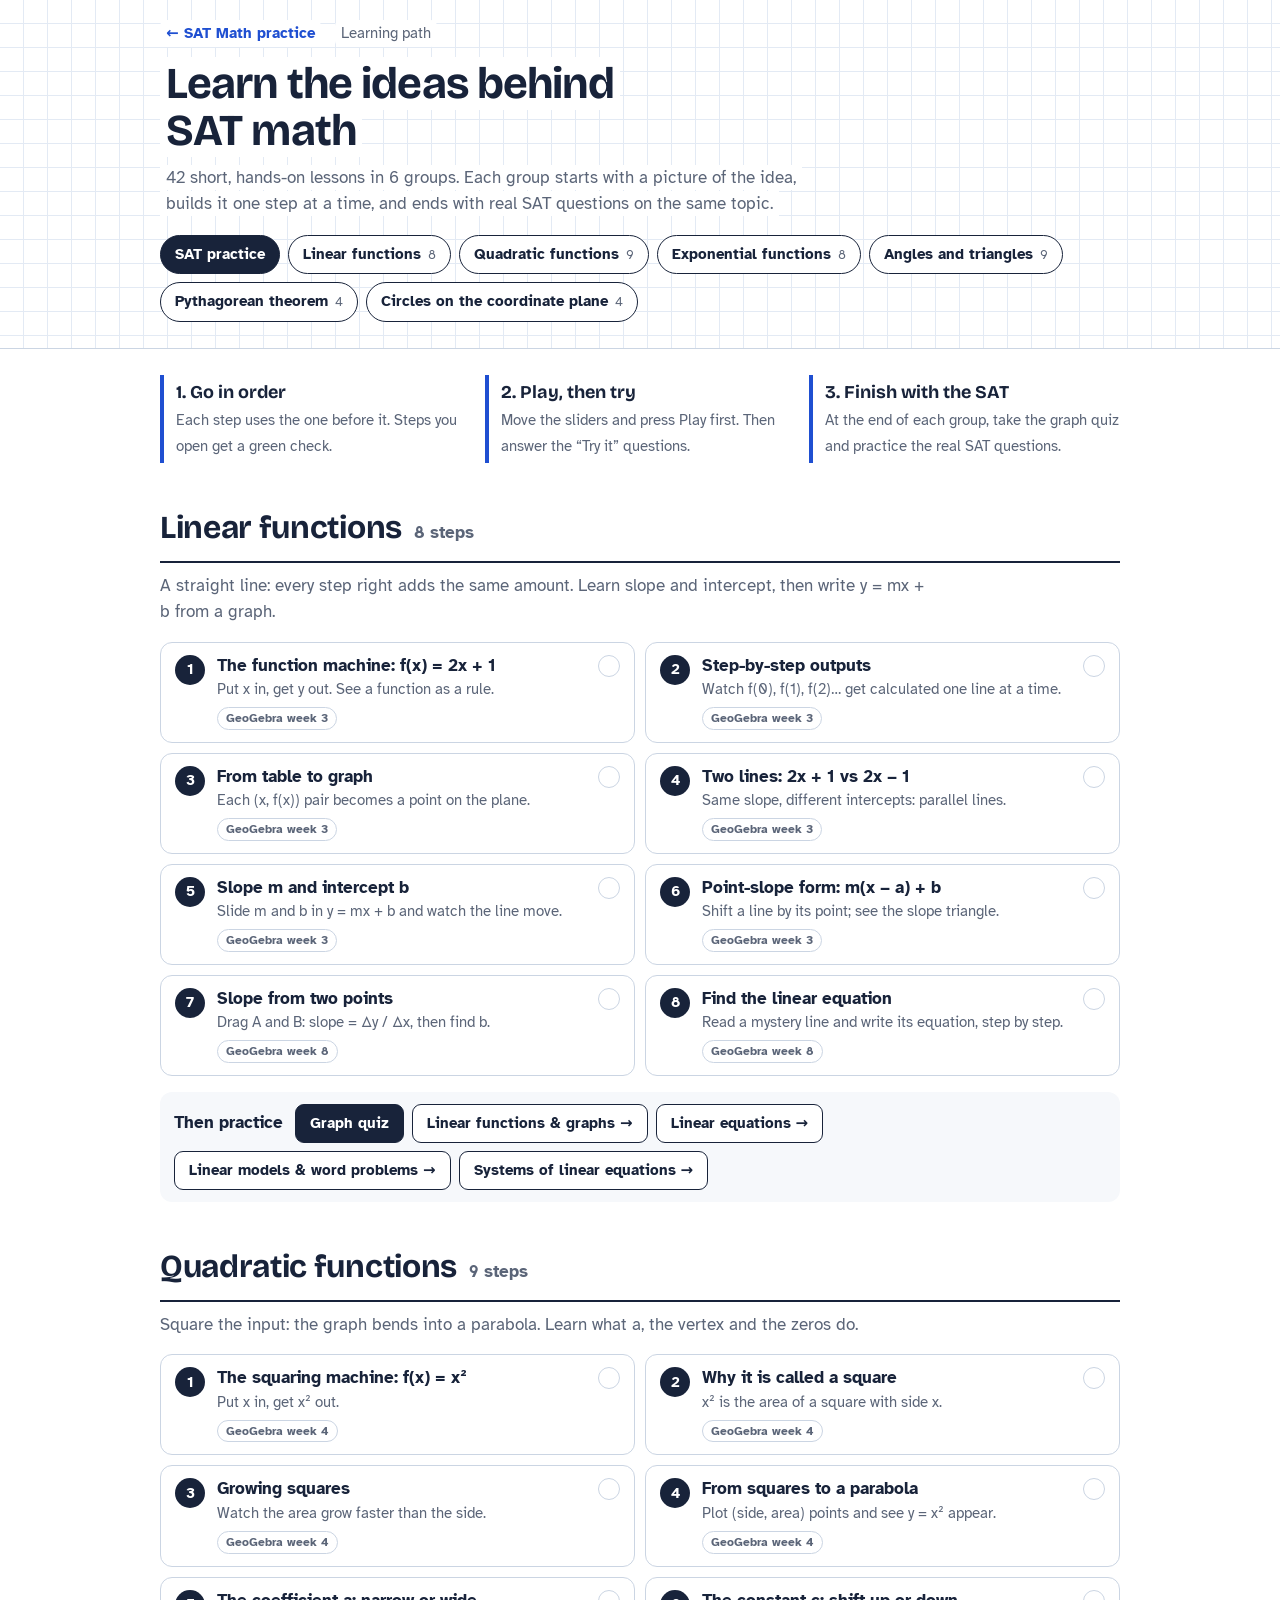
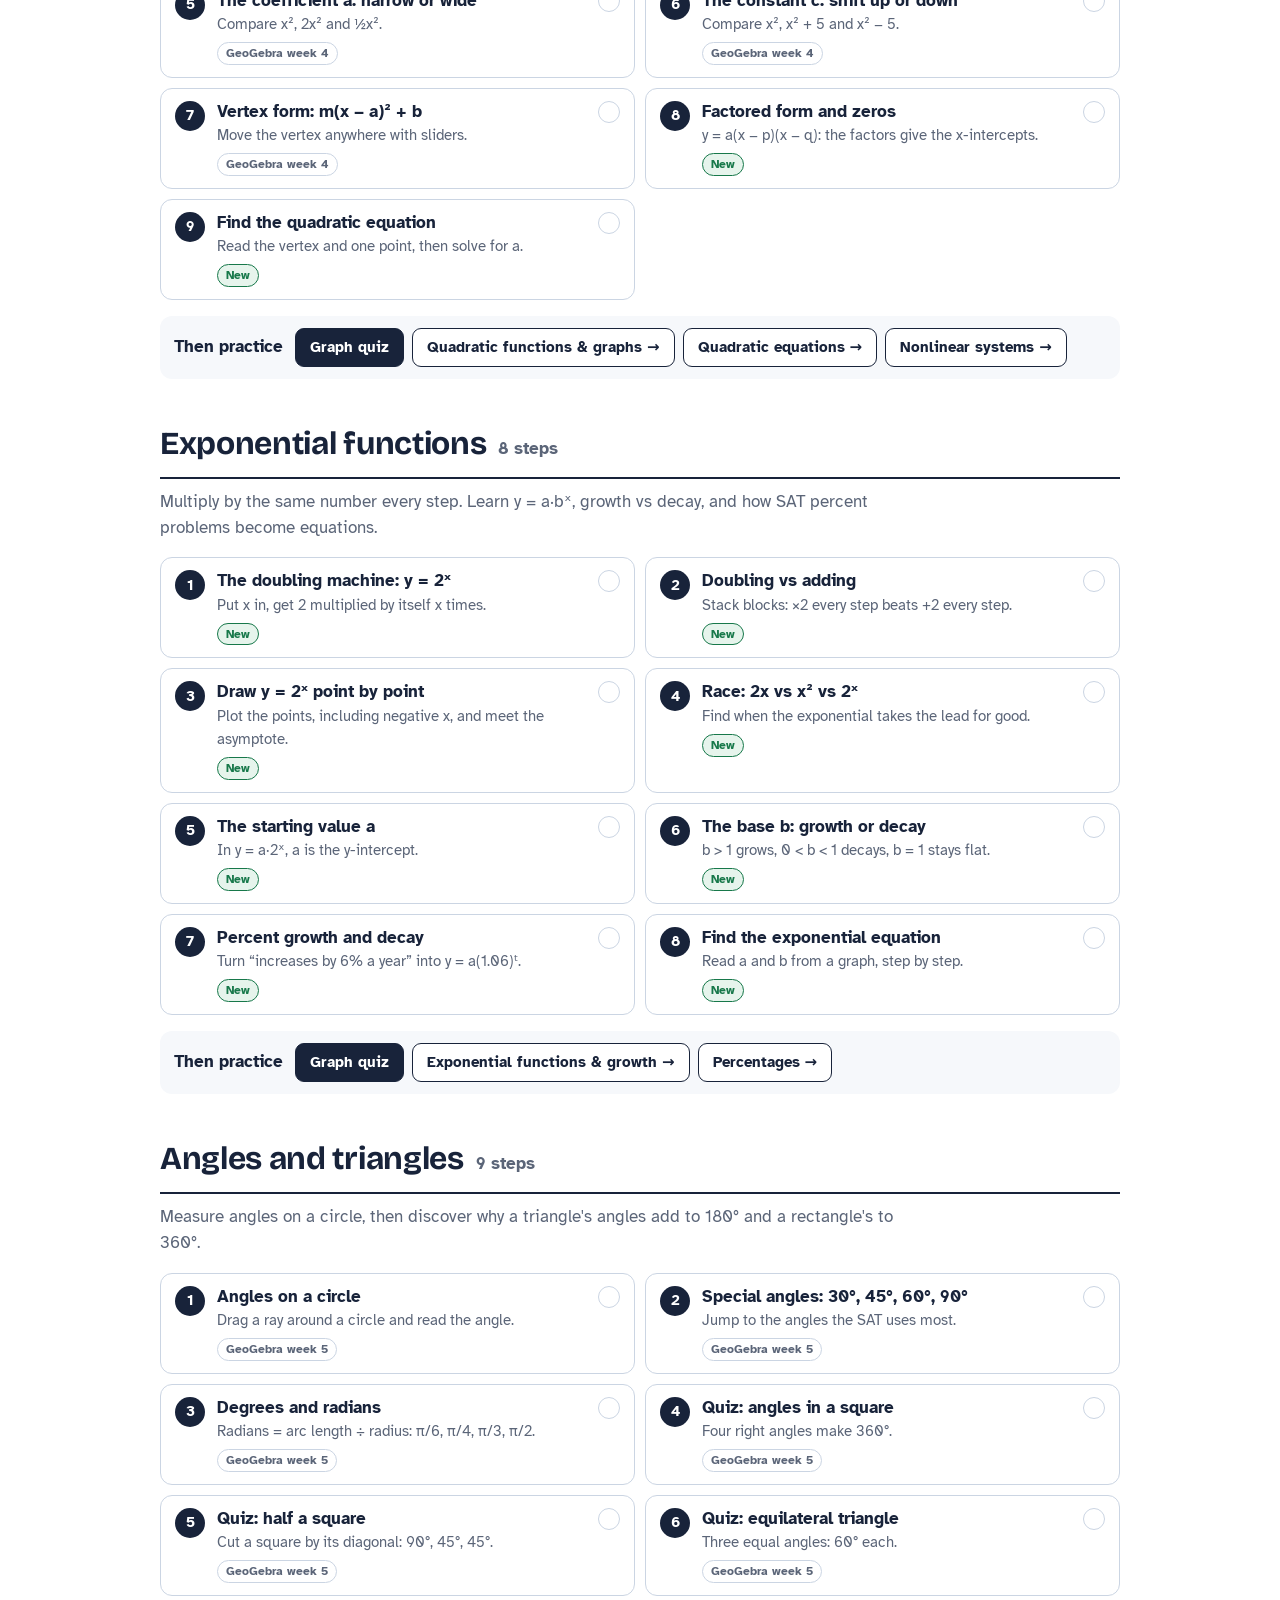
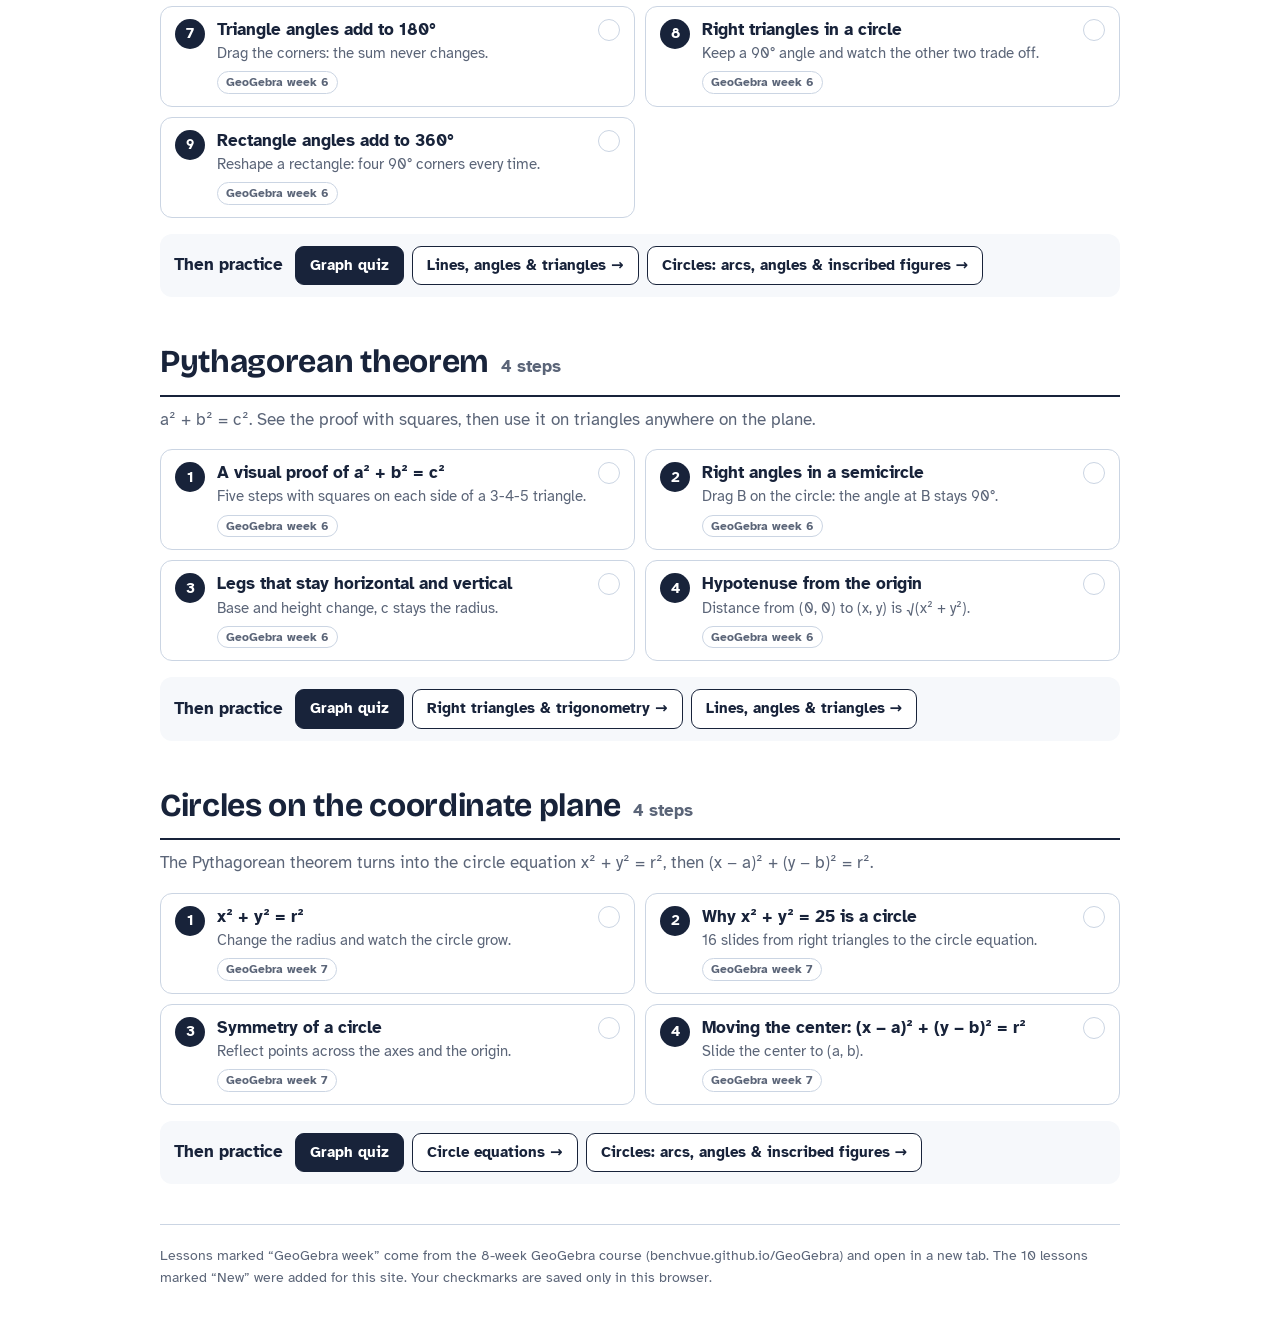
<file: learning.html>
<!DOCTYPE html>
<html lang="en">
<head>
<meta charset="UTF-8">
<meta name="viewport" content="width=device-width, initial-scale=1">
<title>SAT Math Learning Path</title>
<link rel="preconnect" href="https://fonts.googleapis.com"><link rel="preconnect" href="https://fonts.gstatic.com" crossorigin><link href="https://fonts.googleapis.com/css2?family=Bricolage+Grotesque:wght@500;700&family=Atkinson+Hyperlegible:wght@400;700&family=STIX+Two+Text:ital,wght@0,400;0,600;1,400&display=swap" rel="stylesheet">
<link rel="stylesheet" href="learning/lab.css">
<style>
.hero h1{max-width:18ch}
.jump{display:flex;gap:8px;flex-wrap:wrap;margin-top:18px}
.jump a{border:1.5px solid var(--ink);background:var(--paper);border-radius:999px;padding:7px 14px;font-weight:700;text-decoration:none;color:var(--ink);font-size:15px}
.jump a small{color:var(--muted);font-weight:400;margin-left:2px}
.jump a.home{background:var(--ink);color:#fff}
.howto{display:grid;grid-template-columns:repeat(3,minmax(0,1fr));gap:14px;margin:26px 0 8px}
@media (max-width:760px){.howto{grid-template-columns:minmax(0,1fr)}}
.howto div{border-left:4px solid var(--accent);padding:4px 0 4px 12px}
.howto b{display:block;font-family:var(--head);font-size:18px}
.howto span{color:var(--muted);font-size:15px}
.grp{margin:40px 0;scroll-margin-top:12px}
.grp-head{display:flex;align-items:baseline;gap:12px;flex-wrap:wrap;border-bottom:2px solid var(--ink);padding-bottom:8px}
.grp-head h2{font-family:var(--head);font-weight:700;font-size:clamp(24px,4vw,32px);margin:0;letter-spacing:-.01em}
.count{color:var(--muted);font-weight:700}
.grp-intro{color:var(--muted);max-width:70ch;margin:10px 0 16px}
ol.steps{list-style:none;margin:0;padding:0;display:grid;grid-template-columns:repeat(2,minmax(0,1fr));gap:10px}
@media (max-width:760px){ol.steps{grid-template-columns:minmax(0,1fr)}}
a.step{display:flex;gap:12px;align-items:flex-start;border:1.5px solid var(--line);border-radius:12px;padding:12px 14px;text-decoration:none;color:var(--ink);height:100%;transition:border-color .15s,background .15s}
a.step:hover{border-color:var(--accent);background:var(--accent-soft)}
.num{flex:none;width:30px;height:30px;border-radius:50%;background:var(--ink);color:#fff;display:inline-flex;align-items:center;justify-content:center;font-weight:700;font-size:15px}
.body{display:flex;flex-direction:column;gap:2px;min-width:0}
.body b{line-height:1.25}
.desc{color:var(--muted);font-size:15px}
.tag{align-self:flex-start;margin-top:4px;font-size:12px;font-weight:700;color:var(--muted);border:1px solid var(--line);border-radius:999px;padding:1px 8px}
.tag.new{color:var(--ok);border-color:var(--ok);background:var(--ok-soft)}
.seen{margin-left:auto;flex:none;width:22px;height:22px;border-radius:50%;border:1.5px solid var(--line);color:transparent;display:inline-flex;align-items:center;justify-content:center;font-size:13px;font-weight:700}
a.step.visited .seen{background:var(--ok);border-color:var(--ok);color:#fff}
a.step.visited .num{background:var(--ok)}
.then{display:flex;gap:8px;flex-wrap:wrap;align-items:center;margin-top:16px;padding:12px 14px;background:#F6F8FB;border-radius:12px}
.then-label{font-weight:700;margin-right:4px}
.then .btn{font-size:15px;padding:7px 14px}
footer.hub-foot{color:var(--muted);font-size:14px;padding:20px 0 48px;border-top:1px solid var(--line);margin-top:30px}
</style>
</head>
<body>
<header class="lab-top hero"><div class="lab-wrap">
  <nav class="crumbs"><a href="index.html">← SAT Math practice</a><span>Learning path</span></nav>
  <h1><span>Learn the ideas behind SAT math</span></h1>
  <p class="goal"><span>42 short, hands-on lessons in 6 groups. Each group starts with a picture of the idea, builds it one step at a time, and ends with real SAT questions on the same topic.</span></p>
  <nav class="jump" aria-label="Groups"><a class="home" href="index.html">SAT practice</a><a href="#linear">Linear functions <small>8</small></a><a href="#quadratic">Quadratic functions <small>9</small></a><a href="#exponential">Exponential functions <small>8</small></a><a href="#angles">Angles and triangles <small>9</small></a><a href="#pythagorean">Pythagorean theorem <small>4</small></a><a href="#circles">Circles on the coordinate plane <small>4</small></a></nav>
</div></header>
<main class="lab-wrap">
  <div class="howto">
    <div><b>1. Go in order</b><span>Each step uses the one before it. Steps you open get a green check.</span></div>
    <div><b>2. Play, then try</b><span>Move the sliders and press Play first. Then answer the “Try it” questions.</span></div>
    <div><b>3. Finish with the SAT</b><span>At the end of each group, take the graph quiz and practice the real SAT questions.</span></div>
  </div>
<section class="grp" id="linear">
  <div class="grp-head">
    <h2>Linear functions</h2>
    <span class="count" data-group="linear">8 steps</span>
  </div>
  <p class="grp-intro">A straight line: every step right adds the same amount. Learn slope and intercept, then write y = mx + b from a graph.</p>
  <ol class="steps">
<li><a class="step" href="https://benchvue.github.io/GeoGebra/week03/function-2x+1.html" target="_blank" rel="noopener" data-id="https://benchvue.github.io/GeoGebra/week03/function-2x+1.html">
      <span class="num">1</span>
      <span class="body"><b>The function machine: f(x) = 2x + 1</b><span class="desc">Put x in, get y out. See a function as a rule.</span><span class="tag">GeoGebra week 3</span></span>
      <span class="seen" aria-hidden="true">✓</span>
    </a></li>
<li><a class="step" href="https://benchvue.github.io/GeoGebra/week03/function-stacking.html" target="_blank" rel="noopener" data-id="https://benchvue.github.io/GeoGebra/week03/function-stacking.html">
      <span class="num">2</span>
      <span class="body"><b>Step-by-step outputs</b><span class="desc">Watch f(0), f(1), f(2)… get calculated one line at a time.</span><span class="tag">GeoGebra week 3</span></span>
      <span class="seen" aria-hidden="true">✓</span>
    </a></li>
<li><a class="step" href="https://benchvue.github.io/GeoGebra/week03/function-x-y-drawing.html" target="_blank" rel="noopener" data-id="https://benchvue.github.io/GeoGebra/week03/function-x-y-drawing.html">
      <span class="num">3</span>
      <span class="body"><b>From table to graph</b><span class="desc">Each (x, f(x)) pair becomes a point on the plane.</span><span class="tag">GeoGebra week 3</span></span>
      <span class="seen" aria-hidden="true">✓</span>
    </a></li>
<li><a class="step" href="https://benchvue.github.io/GeoGebra/week03/functions-two.html" target="_blank" rel="noopener" data-id="https://benchvue.github.io/GeoGebra/week03/functions-two.html">
      <span class="num">4</span>
      <span class="body"><b>Two lines: 2x + 1 vs 2x − 1</b><span class="desc">Same slope, different intercepts: parallel lines.</span><span class="tag">GeoGebra week 3</span></span>
      <span class="seen" aria-hidden="true">✓</span>
    </a></li>
<li><a class="step" href="https://benchvue.github.io/GeoGebra/week03/function-mx+b.html" target="_blank" rel="noopener" data-id="https://benchvue.github.io/GeoGebra/week03/function-mx+b.html">
      <span class="num">5</span>
      <span class="body"><b>Slope m and intercept b</b><span class="desc">Slide m and b in y = mx + b and watch the line move.</span><span class="tag">GeoGebra week 3</span></span>
      <span class="seen" aria-hidden="true">✓</span>
    </a></li>
<li><a class="step" href="https://benchvue.github.io/GeoGebra/week03/function-mx-a+b.html" target="_blank" rel="noopener" data-id="https://benchvue.github.io/GeoGebra/week03/function-mx-a+b.html">
      <span class="num">6</span>
      <span class="body"><b>Point-slope form: m(x − a) + b</b><span class="desc">Shift a line by its point; see the slope triangle.</span><span class="tag">GeoGebra week 3</span></span>
      <span class="seen" aria-hidden="true">✓</span>
    </a></li>
<li><a class="step" href="https://benchvue.github.io/GeoGebra/week08/linear.html" target="_blank" rel="noopener" data-id="https://benchvue.github.io/GeoGebra/week08/linear.html">
      <span class="num">7</span>
      <span class="body"><b>Slope from two points</b><span class="desc">Drag A and B: slope = Δy / Δx, then find b.</span><span class="tag">GeoGebra week 8</span></span>
      <span class="seen" aria-hidden="true">✓</span>
    </a></li>
<li><a class="step" href="https://benchvue.github.io/GeoGebra/week08/find-linear.html" target="_blank" rel="noopener" data-id="https://benchvue.github.io/GeoGebra/week08/find-linear.html">
      <span class="num">8</span>
      <span class="body"><b>Find the linear equation</b><span class="desc">Read a mystery line and write its equation, step by step.</span><span class="tag">GeoGebra week 8</span></span>
      <span class="seen" aria-hidden="true">✓</span>
    </a></li>
  </ol>
  <div class="then">
    <span class="then-label">Then practice</span>
    <a class="btn" href="index.html#graph-quizzes">Graph quiz</a><a class="btn ghost" href="index.html#topic-2">Linear functions & graphs →</a><a class="btn ghost" href="index.html#topic-1">Linear equations →</a><a class="btn ghost" href="index.html#topic-5">Linear models & word problems →</a><a class="btn ghost" href="index.html#topic-3">Systems of linear equations →</a>
  </div>
</section><section class="grp" id="quadratic">
  <div class="grp-head">
    <h2>Quadratic functions</h2>
    <span class="count" data-group="quadratic">9 steps</span>
  </div>
  <p class="grp-intro">Square the input: the graph bends into a parabola. Learn what a, the vertex and the zeros do.</p>
  <ol class="steps">
<li><a class="step" href="https://benchvue.github.io/GeoGebra/week04/basic-diagram.html" target="_blank" rel="noopener" data-id="https://benchvue.github.io/GeoGebra/week04/basic-diagram.html">
      <span class="num">1</span>
      <span class="body"><b>The squaring machine: f(x) = x²</b><span class="desc">Put x in, get x² out.</span><span class="tag">GeoGebra week 4</span></span>
      <span class="seen" aria-hidden="true">✓</span>
    </a></li>
<li><a class="step" href="https://benchvue.github.io/GeoGebra/week04/calculate-square.html" target="_blank" rel="noopener" data-id="https://benchvue.github.io/GeoGebra/week04/calculate-square.html">
      <span class="num">2</span>
      <span class="body"><b>Why it is called a square</b><span class="desc">x² is the area of a square with side x.</span><span class="tag">GeoGebra week 4</span></span>
      <span class="seen" aria-hidden="true">✓</span>
    </a></li>
<li><a class="step" href="https://benchvue.github.io/GeoGebra/week04/square-drawing.html" target="_blank" rel="noopener" data-id="https://benchvue.github.io/GeoGebra/week04/square-drawing.html">
      <span class="num">3</span>
      <span class="body"><b>Growing squares</b><span class="desc">Watch the area grow faster than the side.</span><span class="tag">GeoGebra week 4</span></span>
      <span class="seen" aria-hidden="true">✓</span>
    </a></li>
<li><a class="step" href="https://benchvue.github.io/GeoGebra/week04/squre-x-y-drawing.html" target="_blank" rel="noopener" data-id="https://benchvue.github.io/GeoGebra/week04/squre-x-y-drawing.html">
      <span class="num">4</span>
      <span class="body"><b>From squares to a parabola</b><span class="desc">Plot (side, area) points and see y = x² appear.</span><span class="tag">GeoGebra week 4</span></span>
      <span class="seen" aria-hidden="true">✓</span>
    </a></li>
<li><a class="step" href="https://benchvue.github.io/GeoGebra/week04/quadratic-a.html" target="_blank" rel="noopener" data-id="https://benchvue.github.io/GeoGebra/week04/quadratic-a.html">
      <span class="num">5</span>
      <span class="body"><b>The coefficient a: narrow or wide</b><span class="desc">Compare x², 2x² and ½x².</span><span class="tag">GeoGebra week 4</span></span>
      <span class="seen" aria-hidden="true">✓</span>
    </a></li>
<li><a class="step" href="https://benchvue.github.io/GeoGebra/week04/quadratic-c.html" target="_blank" rel="noopener" data-id="https://benchvue.github.io/GeoGebra/week04/quadratic-c.html">
      <span class="num">6</span>
      <span class="body"><b>The constant c: shift up or down</b><span class="desc">Compare x², x² + 5 and x² − 5.</span><span class="tag">GeoGebra week 4</span></span>
      <span class="seen" aria-hidden="true">✓</span>
    </a></li>
<li><a class="step" href="https://benchvue.github.io/GeoGebra/week04/function-quadratic.html" target="_blank" rel="noopener" data-id="https://benchvue.github.io/GeoGebra/week04/function-quadratic.html">
      <span class="num">7</span>
      <span class="body"><b>Vertex form: m(x − a)² + b</b><span class="desc">Move the vertex anywhere with sliders.</span><span class="tag">GeoGebra week 4</span></span>
      <span class="seen" aria-hidden="true">✓</span>
    </a></li>
<li><a class="step" href="learning/quadratic/factored-form.html" data-id="learning/quadratic/factored-form.html">
      <span class="num">8</span>
      <span class="body"><b>Factored form and zeros</b><span class="desc">y = a(x − p)(x − q): the factors give the x-intercepts.</span><span class="tag new">New</span></span>
      <span class="seen" aria-hidden="true">✓</span>
    </a></li>
<li><a class="step" href="learning/quadratic/find-quadratic.html" data-id="learning/quadratic/find-quadratic.html">
      <span class="num">9</span>
      <span class="body"><b>Find the quadratic equation</b><span class="desc">Read the vertex and one point, then solve for a.</span><span class="tag new">New</span></span>
      <span class="seen" aria-hidden="true">✓</span>
    </a></li>
  </ol>
  <div class="then">
    <span class="then-label">Then practice</span>
    <a class="btn" href="index.html#graph-quizzes">Graph quiz</a><a class="btn ghost" href="index.html#topic-7">Quadratic functions & graphs →</a><a class="btn ghost" href="index.html#topic-6">Quadratic equations →</a><a class="btn ghost" href="index.html#topic-12">Nonlinear systems →</a>
  </div>
</section><section class="grp" id="exponential">
  <div class="grp-head">
    <h2>Exponential functions</h2>
    <span class="count" data-group="exponential">8 steps</span>
  </div>
  <p class="grp-intro">Multiply by the same number every step. Learn y = a·bˣ, growth vs decay, and how SAT percent problems become equations.</p>
  <ol class="steps">
<li><a class="step" href="learning/exponential/01-doubling-machine.html" data-id="learning/exponential/01-doubling-machine.html">
      <span class="num">1</span>
      <span class="body"><b>The doubling machine: y = 2ˣ</b><span class="desc">Put x in, get 2 multiplied by itself x times.</span><span class="tag new">New</span></span>
      <span class="seen" aria-hidden="true">✓</span>
    </a></li>
<li><a class="step" href="learning/exponential/02-doubling-stack.html" data-id="learning/exponential/02-doubling-stack.html">
      <span class="num">2</span>
      <span class="body"><b>Doubling vs adding</b><span class="desc">Stack blocks: ×2 every step beats +2 every step.</span><span class="tag new">New</span></span>
      <span class="seen" aria-hidden="true">✓</span>
    </a></li>
<li><a class="step" href="learning/exponential/03-draw-2x.html" data-id="learning/exponential/03-draw-2x.html">
      <span class="num">3</span>
      <span class="body"><b>Draw y = 2ˣ point by point</b><span class="desc">Plot the points, including negative x, and meet the asymptote.</span><span class="tag new">New</span></span>
      <span class="seen" aria-hidden="true">✓</span>
    </a></li>
<li><a class="step" href="learning/exponential/04-function-race.html" data-id="learning/exponential/04-function-race.html">
      <span class="num">4</span>
      <span class="body"><b>Race: 2x vs x² vs 2ˣ</b><span class="desc">Find when the exponential takes the lead for good.</span><span class="tag new">New</span></span>
      <span class="seen" aria-hidden="true">✓</span>
    </a></li>
<li><a class="step" href="learning/exponential/05-starting-value-a.html" data-id="learning/exponential/05-starting-value-a.html">
      <span class="num">5</span>
      <span class="body"><b>The starting value a</b><span class="desc">In y = a·2ˣ, a is the y-intercept.</span><span class="tag new">New</span></span>
      <span class="seen" aria-hidden="true">✓</span>
    </a></li>
<li><a class="step" href="learning/exponential/06-base-b.html" data-id="learning/exponential/06-base-b.html">
      <span class="num">6</span>
      <span class="body"><b>The base b: growth or decay</b><span class="desc">b > 1 grows, 0 < b < 1 decays, b = 1 stays flat.</span><span class="tag new">New</span></span>
      <span class="seen" aria-hidden="true">✓</span>
    </a></li>
<li><a class="step" href="learning/exponential/07-percent-change.html" data-id="learning/exponential/07-percent-change.html">
      <span class="num">7</span>
      <span class="body"><b>Percent growth and decay</b><span class="desc">Turn “increases by 6% a year” into y = a(1.06)ᵗ.</span><span class="tag new">New</span></span>
      <span class="seen" aria-hidden="true">✓</span>
    </a></li>
<li><a class="step" href="learning/exponential/08-find-exponential.html" data-id="learning/exponential/08-find-exponential.html">
      <span class="num">8</span>
      <span class="body"><b>Find the exponential equation</b><span class="desc">Read a and b from a graph, step by step.</span><span class="tag new">New</span></span>
      <span class="seen" aria-hidden="true">✓</span>
    </a></li>
  </ol>
  <div class="then">
    <span class="then-label">Then practice</span>
    <a class="btn" href="index.html#graph-quizzes">Graph quiz</a><a class="btn ghost" href="index.html#topic-8">Exponential functions & growth →</a><a class="btn ghost" href="index.html#topic-14">Percentages →</a>
  </div>
</section><section class="grp" id="angles">
  <div class="grp-head">
    <h2>Angles and triangles</h2>
    <span class="count" data-group="angles">9 steps</span>
  </div>
  <p class="grp-intro">Measure angles on a circle, then discover why a triangle's angles add to 180° and a rectangle's to 360°.</p>
  <ol class="steps">
<li><a class="step" href="https://benchvue.github.io/GeoGebra/week05/circle_angle_v1.html" target="_blank" rel="noopener" data-id="https://benchvue.github.io/GeoGebra/week05/circle_angle_v1.html">
      <span class="num">1</span>
      <span class="body"><b>Angles on a circle</b><span class="desc">Drag a ray around a circle and read the angle.</span><span class="tag">GeoGebra week 5</span></span>
      <span class="seen" aria-hidden="true">✓</span>
    </a></li>
<li><a class="step" href="https://benchvue.github.io/GeoGebra/week05/circle_angle_v2.html" target="_blank" rel="noopener" data-id="https://benchvue.github.io/GeoGebra/week05/circle_angle_v2.html">
      <span class="num">2</span>
      <span class="body"><b>Special angles: 30°, 45°, 60°, 90°</b><span class="desc">Jump to the angles the SAT uses most.</span><span class="tag">GeoGebra week 5</span></span>
      <span class="seen" aria-hidden="true">✓</span>
    </a></li>
<li><a class="step" href="https://benchvue.github.io/GeoGebra/week05/circle_angle_v3.html" target="_blank" rel="noopener" data-id="https://benchvue.github.io/GeoGebra/week05/circle_angle_v3.html">
      <span class="num">3</span>
      <span class="body"><b>Degrees and radians</b><span class="desc">Radians = arc length ÷ radius: π/6, π/4, π/3, π/2.</span><span class="tag">GeoGebra week 5</span></span>
      <span class="seen" aria-hidden="true">✓</span>
    </a></li>
<li><a class="step" href="https://benchvue.github.io/GeoGebra/week05/square-angle-quiz.html" target="_blank" rel="noopener" data-id="https://benchvue.github.io/GeoGebra/week05/square-angle-quiz.html">
      <span class="num">4</span>
      <span class="body"><b>Quiz: angles in a square</b><span class="desc">Four right angles make 360°.</span><span class="tag">GeoGebra week 5</span></span>
      <span class="seen" aria-hidden="true">✓</span>
    </a></li>
<li><a class="step" href="https://benchvue.github.io/GeoGebra/week05/triangle-angle-quiz.html" target="_blank" rel="noopener" data-id="https://benchvue.github.io/GeoGebra/week05/triangle-angle-quiz.html">
      <span class="num">5</span>
      <span class="body"><b>Quiz: half a square</b><span class="desc">Cut a square by its diagonal: 90°, 45°, 45°.</span><span class="tag">GeoGebra week 5</span></span>
      <span class="seen" aria-hidden="true">✓</span>
    </a></li>
<li><a class="step" href="https://benchvue.github.io/GeoGebra/week05/equilateral-triangle-quiz.html" target="_blank" rel="noopener" data-id="https://benchvue.github.io/GeoGebra/week05/equilateral-triangle-quiz.html">
      <span class="num">6</span>
      <span class="body"><b>Quiz: equilateral triangle</b><span class="desc">Three equal angles: 60° each.</span><span class="tag">GeoGebra week 5</span></span>
      <span class="seen" aria-hidden="true">✓</span>
    </a></li>
<li><a class="step" href="https://benchvue.github.io/GeoGebra/week06/triangle_interior_angles.html" target="_blank" rel="noopener" data-id="https://benchvue.github.io/GeoGebra/week06/triangle_interior_angles.html">
      <span class="num">7</span>
      <span class="body"><b>Triangle angles add to 180°</b><span class="desc">Drag the corners: the sum never changes.</span><span class="tag">GeoGebra week 6</span></span>
      <span class="seen" aria-hidden="true">✓</span>
    </a></li>
<li><a class="step" href="https://benchvue.github.io/GeoGebra/week06/right_angles.html" target="_blank" rel="noopener" data-id="https://benchvue.github.io/GeoGebra/week06/right_angles.html">
      <span class="num">8</span>
      <span class="body"><b>Right triangles in a circle</b><span class="desc">Keep a 90° angle and watch the other two trade off.</span><span class="tag">GeoGebra week 6</span></span>
      <span class="seen" aria-hidden="true">✓</span>
    </a></li>
<li><a class="step" href="https://benchvue.github.io/GeoGebra/week06/rectangle_angles.html" target="_blank" rel="noopener" data-id="https://benchvue.github.io/GeoGebra/week06/rectangle_angles.html">
      <span class="num">9</span>
      <span class="body"><b>Rectangle angles add to 360°</b><span class="desc">Reshape a rectangle: four 90° corners every time.</span><span class="tag">GeoGebra week 6</span></span>
      <span class="seen" aria-hidden="true">✓</span>
    </a></li>
  </ol>
  <div class="then">
    <span class="then-label">Then practice</span>
    <a class="btn" href="index.html#graph-quizzes">Graph quiz</a><a class="btn ghost" href="index.html#topic-20">Lines, angles & triangles →</a><a class="btn ghost" href="index.html#topic-22">Circles: arcs, angles & inscribed figures →</a>
  </div>
</section><section class="grp" id="pythagorean">
  <div class="grp-head">
    <h2>Pythagorean theorem</h2>
    <span class="count" data-group="pythagorean">4 steps</span>
  </div>
  <p class="grp-intro">a² + b² = c². See the proof with squares, then use it on triangles anywhere on the plane.</p>
  <ol class="steps">
<li><a class="step" href="https://benchvue.github.io/GeoGebra/week06/Pythagorean.html" target="_blank" rel="noopener" data-id="https://benchvue.github.io/GeoGebra/week06/Pythagorean.html">
      <span class="num">1</span>
      <span class="body"><b>A visual proof of a² + b² = c²</b><span class="desc">Five steps with squares on each side of a 3-4-5 triangle.</span><span class="tag">GeoGebra week 6</span></span>
      <span class="seen" aria-hidden="true">✓</span>
    </a></li>
<li><a class="step" href="https://benchvue.github.io/GeoGebra/week06/angle_Pythagorean-1.html" target="_blank" rel="noopener" data-id="https://benchvue.github.io/GeoGebra/week06/angle_Pythagorean-1.html">
      <span class="num">2</span>
      <span class="body"><b>Right angles in a semicircle</b><span class="desc">Drag B on the circle: the angle at B stays 90°.</span><span class="tag">GeoGebra week 6</span></span>
      <span class="seen" aria-hidden="true">✓</span>
    </a></li>
<li><a class="step" href="https://benchvue.github.io/GeoGebra/week06/angle_Pythagorean-2.html" target="_blank" rel="noopener" data-id="https://benchvue.github.io/GeoGebra/week06/angle_Pythagorean-2.html">
      <span class="num">3</span>
      <span class="body"><b>Legs that stay horizontal and vertical</b><span class="desc">Base and height change, c stays the radius.</span><span class="tag">GeoGebra week 6</span></span>
      <span class="seen" aria-hidden="true">✓</span>
    </a></li>
<li><a class="step" href="https://benchvue.github.io/GeoGebra/week06/angle_Pythagorean-3.html" target="_blank" rel="noopener" data-id="https://benchvue.github.io/GeoGebra/week06/angle_Pythagorean-3.html">
      <span class="num">4</span>
      <span class="body"><b>Hypotenuse from the origin</b><span class="desc">Distance from (0, 0) to (x, y) is √(x² + y²).</span><span class="tag">GeoGebra week 6</span></span>
      <span class="seen" aria-hidden="true">✓</span>
    </a></li>
  </ol>
  <div class="then">
    <span class="then-label">Then practice</span>
    <a class="btn" href="index.html#graph-quizzes">Graph quiz</a><a class="btn ghost" href="index.html#topic-21">Right triangles & trigonometry →</a><a class="btn ghost" href="index.html#topic-20">Lines, angles & triangles →</a>
  </div>
</section><section class="grp" id="circles">
  <div class="grp-head">
    <h2>Circles on the coordinate plane</h2>
    <span class="count" data-group="circles">4 steps</span>
  </div>
  <p class="grp-intro">The Pythagorean theorem turns into the circle equation x² + y² = r², then (x − a)² + (y − b)² = r².</p>
  <ol class="steps">
<li><a class="step" href="https://benchvue.github.io/GeoGebra/week07/circle_radius.html" target="_blank" rel="noopener" data-id="https://benchvue.github.io/GeoGebra/week07/circle_radius.html">
      <span class="num">1</span>
      <span class="body"><b>x² + y² = r²</b><span class="desc">Change the radius and watch the circle grow.</span><span class="tag">GeoGebra week 7</span></span>
      <span class="seen" aria-hidden="true">✓</span>
    </a></li>
<li><a class="step" href="https://benchvue.github.io/GeoGebra/week07/pythagorean_proof.html" target="_blank" rel="noopener" data-id="https://benchvue.github.io/GeoGebra/week07/pythagorean_proof.html">
      <span class="num">2</span>
      <span class="body"><b>Why x² + y² = 25 is a circle</b><span class="desc">16 slides from right triangles to the circle equation.</span><span class="tag">GeoGebra week 7</span></span>
      <span class="seen" aria-hidden="true">✓</span>
    </a></li>
<li><a class="step" href="https://benchvue.github.io/GeoGebra/week07/pythagorean_circle.html" target="_blank" rel="noopener" data-id="https://benchvue.github.io/GeoGebra/week07/pythagorean_circle.html">
      <span class="num">3</span>
      <span class="body"><b>Symmetry of a circle</b><span class="desc">Reflect points across the axes and the origin.</span><span class="tag">GeoGebra week 7</span></span>
      <span class="seen" aria-hidden="true">✓</span>
    </a></li>
<li><a class="step" href="https://benchvue.github.io/GeoGebra/week07/circle_center.html" target="_blank" rel="noopener" data-id="https://benchvue.github.io/GeoGebra/week07/circle_center.html">
      <span class="num">4</span>
      <span class="body"><b>Moving the center: (x − a)² + (y − b)² = r²</b><span class="desc">Slide the center to (a, b).</span><span class="tag">GeoGebra week 7</span></span>
      <span class="seen" aria-hidden="true">✓</span>
    </a></li>
  </ol>
  <div class="then">
    <span class="then-label">Then practice</span>
    <a class="btn" href="index.html#graph-quizzes">Graph quiz</a><a class="btn ghost" href="index.html#topic-23">Circle equations →</a><a class="btn ghost" href="index.html#topic-22">Circles: arcs, angles & inscribed figures →</a>
  </div>
</section>
  <footer class="hub-foot">Lessons marked “GeoGebra week” come from the 8-week GeoGebra course (benchvue.github.io/GeoGebra) and open in a new tab. The 10 lessons marked “New” were added for this site. Your checkmarks are saved only in this browser.</footer>
</main>
<script>
(function(){
  const KEY="satMathLearningVisited.v1";
  let seen={};
  try{ seen=JSON.parse(localStorage.getItem(KEY))||{}; }catch(e){ seen={}; }
  const save=()=>{ try{ localStorage.setItem(KEY,JSON.stringify(seen)); }catch(e){} };
  function paint(){
    document.querySelectorAll("a.step").forEach(a=>a.classList.toggle("visited",!!seen[a.dataset.id]));
    document.querySelectorAll(".grp").forEach(g=>{
      const all=g.querySelectorAll("a.step").length, done=g.querySelectorAll("a.step.visited").length;
      g.querySelector(".count").textContent=done?`${done} of ${all} steps opened`:`${all} steps`;
    });
  }
  document.querySelectorAll("a.step").forEach(a=>a.addEventListener("click",()=>{ seen[a.dataset.id]=1; save(); paint(); }));
  // a lesson page opened from here also counts as seen
  try{ const r=document.referrer; if(r) document.querySelectorAll("a.step").forEach(a=>{ if(r.endsWith(a.getAttribute("href"))) seen[a.dataset.id]=1; }); save(); }catch(e){}
  paint();
})();
</script>
</body>
</html>
</file>
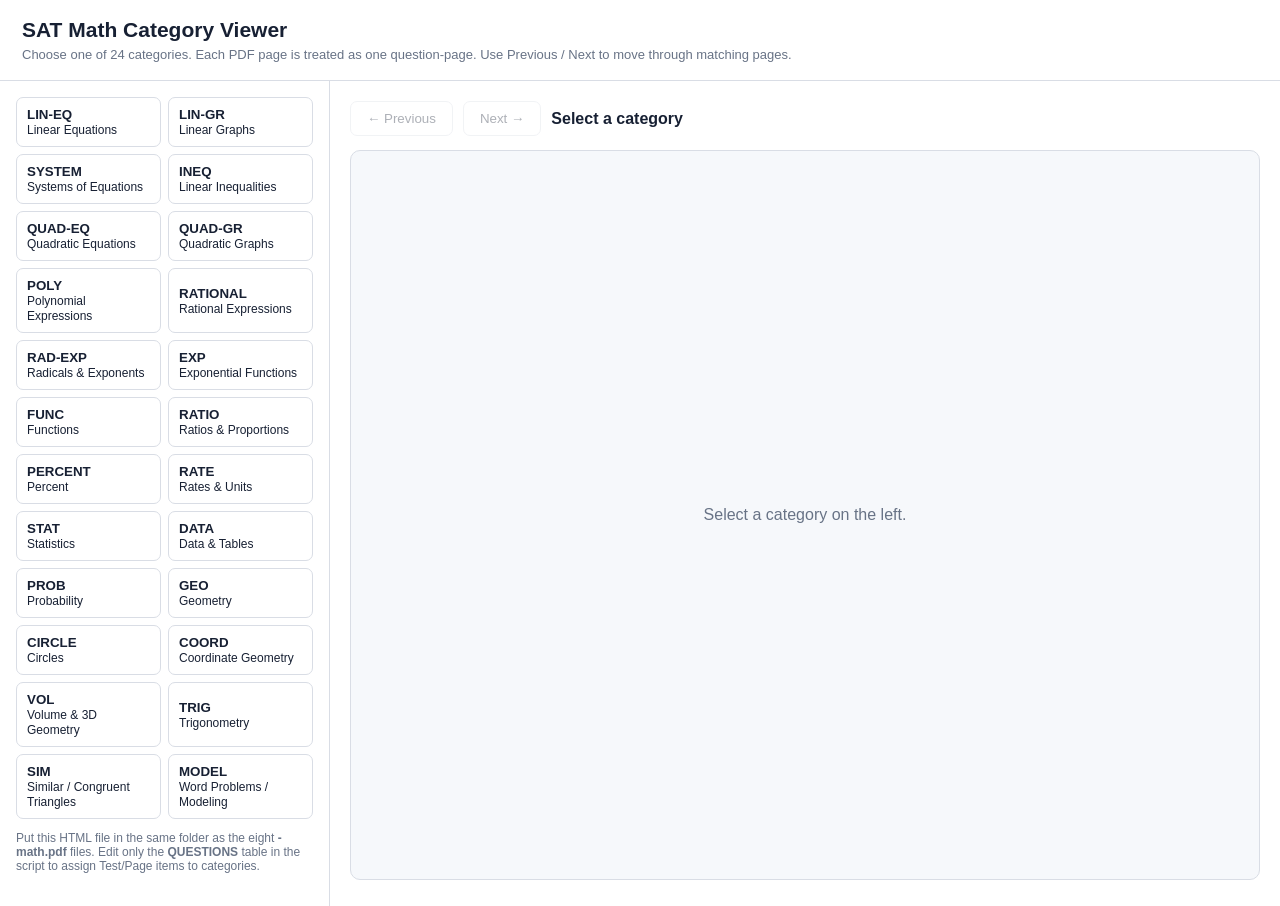
<file: sat-math-category-viewer.html>
<!doctype html>
<html lang="en">
<head>
<meta charset="utf-8">
<title>SAT Math Category Viewer</title>
<meta name="viewport" content="width=device-width,initial-scale=1">
<style>
:root { --border:#d9dde5; --text:#172033; --muted:#687386; --accent:#2563eb; --bg:#fff; --soft:#f6f8fb; }
*{box-sizing:border-box}
body{margin:0;font-family:Arial,Helvetica,sans-serif;background:var(--bg);color:var(--text)}
header{padding:18px 22px;border-bottom:1px solid var(--border);position:sticky;top:0;background:white;z-index:10}
h1{font-size:21px;margin:0 0 5px}.sub{font-size:13px;color:var(--muted)}
.layout{display:grid;grid-template-columns:330px 1fr;min-height:calc(100vh - 75px)}
aside{border-right:1px solid var(--border);padding:16px;overflow:auto}
.categories{display:grid;grid-template-columns:1fr 1fr;gap:7px}
button{border:1px solid var(--border);background:white;color:var(--text);border-radius:7px;padding:9px 10px;cursor:pointer;text-align:left}
button:hover{background:var(--soft)} button.active{border-color:var(--accent);background:#eef4ff;color:#174ea6;font-weight:700}
main{padding:20px;min-width:0}
.toolbar{display:flex;gap:10px;align-items:center;flex-wrap:wrap;margin-bottom:14px}
.nav{padding:9px 16px;text-align:center}.nav:disabled{opacity:.35;cursor:not-allowed}
.counter{font-weight:700}.meta{color:var(--muted);font-size:13px}
.viewer{border:1px solid var(--border);border-radius:10px;overflow:hidden;background:var(--soft);height:calc(100vh - 170px);min-height:550px}
iframe{width:100%;height:100%;border:0;background:white}
.empty{display:flex;height:100%;align-items:center;justify-content:center;color:var(--muted);padding:30px;text-align:center}
.note{margin-top:12px;font-size:12px;color:var(--muted)}
@media(max-width:850px){.layout{grid-template-columns:1fr}aside{border-right:0;border-bottom:1px solid var(--border)}.categories{grid-template-columns:repeat(2,1fr)}.viewer{height:70vh}}
</style>
</head>
<body>
<header>
  <h1>SAT Math Category Viewer</h1>
  <div class="sub">Choose one of 24 categories. Each PDF page is treated as one question-page. Use Previous / Next to move through matching pages.</div>
</header>
<div class="layout">
<aside>
  <div class="categories" id="categories"></div>
  <div class="note">
    Put this HTML file in the same folder as the eight <b>-math.pdf</b> files.
    Edit only the <b>QUESTIONS</b> table in the script to assign Test/Page items to categories.
  </div>
</aside>
<main>
  <div class="toolbar">
    <button class="nav" id="prev">← Previous</button>
    <button class="nav" id="next">Next →</button>
    <span class="counter" id="counter">Select a category</span>
    <span class="meta" id="meta"></span>
  </div>
  <div style="font-size:20px;font-weight:700;margin:4px 0 10px" id="questionTitle"></div><div class="viewer" id="viewer"><div class="empty">Select a category on the left.</div></div>
</main>
</div>

<script>
const CATEGORIES = [
 ["LIN-EQ","Linear Equations"], ["LIN-GR","Linear Graphs"],
 ["SYSTEM","Systems of Equations"], ["INEQ","Linear Inequalities"],
 ["QUAD-EQ","Quadratic Equations"], ["QUAD-GR","Quadratic Graphs"],
 ["POLY","Polynomial Expressions"], ["RATIONAL","Rational Expressions"],
 ["RAD-EXP","Radicals & Exponents"], ["EXP","Exponential Functions"],
 ["FUNC","Functions"], ["RATIO","Ratios & Proportions"],
 ["PERCENT","Percent"], ["RATE","Rates & Units"],
 ["STAT","Statistics"], ["DATA","Data & Tables"],
 ["PROB","Probability"], ["GEO","Geometry"],
 ["CIRCLE","Circles"], ["COORD","Coordinate Geometry"],
 ["VOL","Volume & 3D Geometry"], ["TRIG","Trigonometry"],
 ["SIM","Similar / Congruent Triangles"], ["MODEL","Word Problems / Modeling"]
];

/*
  Add classifications here.

  test = SAT practice test number
  page = page number INSIDE your extracted -math.pdf, starting at 1
  cat  = one of the category codes above

  Examples below are based on visible questions from the uploaded PDFs.
  Continue adding rows in exactly the same format.
*/
const QUESTIONS = [
 {test:4,page:1,cat:"DATA",q:"1"},       // bar graph
 {test:4,page:1,cat:"PERCENT",q:"2"},    // NOTE: if several questions share a PDF page, split PDFs to one-question-per-page first

 {test:5,page:1,cat:"SYSTEM",q:"1"},
 {test:5,page:1,cat:"LIN-GR",q:"3"},
 {test:5,page:2,cat:"SYSTEM",q:"4, 6"},
 {test:5,page:2,cat:"STAT",q:"7"},

 {test:6,page:1,cat:"LIN-EQ",q:"1"},
 {test:6,page:2,cat:"DATA",q:"2"},
 {test:6,page:3,cat:"INEQ",q:"4"},
 {test:6,page:3,cat:"QUAD-GR",q:"5"},
 {test:6,page:3,cat:"RATE",q:"6"},
 {test:6,page:4,cat:"LIN-EQ",q:"7"},
 {test:6,page:4,cat:"LIN-GR",q:"8"},
 {test:6,page:4,cat:"EXP",q:"9"},

 {test:7,page:1,cat:"DATA",q:"1"},
 {test:7,page:1,cat:"GEO",q:"2"},
 {test:7,page:1,cat:"LIN-EQ",q:"3, 4"},
 {test:7,page:2,cat:"DATA",q:"5"},
 {test:7,page:2,cat:"LIN-GR",q:"6, 8"},
 {test:7,page:2,cat:"POLY",q:"7"},
 {test:7,page:3,cat:"SIM",q:"9"},
 {test:7,page:3,cat:"FUNC",q:"10"},
 {test:7,page:3,cat:"SYSTEM",q:"11"},

 {test:8,page:1,cat:"RATE",q:"1"},
 {test:8,page:1,cat:"PROB",q:"2"},
 {test:8,page:1,cat:"LIN-GR",q:"3"},
 {test:8,page:1,cat:"POLY",q:"4"},
 {test:8,page:2,cat:"STAT",q:"5"},
 {test:8,page:2,cat:"PERCENT",q:"7"},
 {test:8,page:2,cat:"SIM",q:"9"},
 {test:8,page:2,cat:"LIN-GR",q:"8, 10"},
 {test:8,page:3,cat:"LIN-GR",q:"11"},
 {test:8,page:3,cat:"EXP",q:"12"},
 {test:8,page:3,cat:"SYSTEM",q:"13"},

 {test:9,page:1,cat:"GEO",q:"1"},
 {test:9,page:1,cat:"LIN-EQ",q:"2"},
 {test:9,page:1,cat:"RATE",q:"3"},
 {test:9,page:1,cat:"FUNC",q:"4"},
 {test:9,page:1,cat:"POLY",q:"5"},
 {test:9,page:1,cat:"STAT",q:"6"},
 {test:9,page:2,cat:"LIN-EQ",q:"7"},
 {test:9,page:2,cat:"MODEL",q:"8, 9, 10"},
 {test:9,page:3,cat:"EXP",q:"11"},
 {test:9,page:3,cat:"CIRCLE",q:"12"},
 {test:9,page:3,cat:"SYSTEM",q:"13"},
 {test:9,page:3,cat:"DATA",q:"14"},

 {test:10,page:1,cat:"DATA",q:"1"},
 {test:10,page:1,cat:"SYSTEM",q:"2"},
 {test:10,page:2,cat:"INEQ",q:"3"},
 {test:10,page:3,cat:"QUAD-GR",q:"4"},

 {test:11,page:1,cat:"GEO",q:"1"},
 {test:11,page:1,cat:"LIN-EQ",q:"2"},
 {test:11,page:1,cat:"LIN-GR",q:"3"},
 {test:11,page:1,cat:"QUAD-EQ",q:"4"},
 {test:11,page:2,cat:"PROB",q:"5"},
 {test:11,page:2,cat:"PERCENT",q:"6"},
 {test:11,page:2,cat:"SYSTEM",q:"7"},
 {test:11,page:2,cat:"MODEL",q:"8"},
 {test:11,page:3,cat:"FUNC",q:"9"},
 {test:11,page:3,cat:"STAT",q:"10"},
 {test:11,page:3,cat:"POLY",q:"11"},
 {test:11,page:3,cat:"SYSTEM",q:"12"},
 {test:11,page:4,cat:"EXP",q:"14"},
 {test:11,page:4,cat:"DATA",q:"15"},
 {test:11,page:4,cat:"QUAD-EQ",q:"16"}
];

let selectedCat = null;
let filtered = [];
let pos = 0;

const cats = document.getElementById("categories");
const viewer = document.getElementById("viewer");
const counter = document.getElementById("counter");
const meta = document.getElementById("meta");
const questionTitle = document.getElementById("questionTitle");
const prev = document.getElementById("prev");
const next = document.getElementById("next");

for (const [code,name] of CATEGORIES) {
  const b=document.createElement("button");
  b.innerHTML=`<b>${code}</b><br><span style="font-size:12px">${name}</span>`;
  b.dataset.cat=code;
  b.onclick=()=>selectCategory(code,b);
  cats.appendChild(b);
}

function selectCategory(code,button){
  selectedCat=code;
  document.querySelectorAll("#categories button").forEach(x=>x.classList.remove("active"));
  button.classList.add("active");

  // Remove duplicate Test/Page entries in the same category.
  const seen=new Set();
  filtered=QUESTIONS.filter(q=>q.cat===code).filter(q=>{
    const k=q.test+"-"+q.page+"-"+q.cat;
    if(seen.has(k)) return false;
    seen.add(k); return true;
  });
  pos=0;
  render();
}

function render(){
  if(!filtered.length){
    counter.textContent="0 questions";
    questionTitle.textContent="";
    meta.textContent=selectedCat ? `No ${selectedCat} pages assigned yet.` : "";
    viewer.innerHTML='<div class="empty">No pages are assigned to this category yet.<br>Edit the QUESTIONS table in the HTML file.</div>';
    prev.disabled=next.disabled=true;
    return;
  }
  const q=filtered[pos];
  const file=`sat-practice-test-${q.test}-digital-math.pdf`;
  questionTitle.textContent=`Question ${q.q || "?"} — SAT Practice Test ${q.test} — ${selectedCat}`;
  // #page=N asks the browser PDF viewer to open that PDF page.
  viewer.innerHTML=`<iframe src="${file}#page=${q.page}&zoom=page-fit"></iframe>`;
  counter.textContent=`${pos+1} / ${filtered.length}`;
  meta.innerHTML=`SAT Practice Test ${q.test} &nbsp;•&nbsp; <b>Question ${q.q || "?"}</b> &nbsp;•&nbsp; extracted PDF page ${q.page} &nbsp;•&nbsp; ${selectedCat}`;
  prev.disabled=pos===0;
  next.disabled=pos===filtered.length-1;
}

prev.onclick=()=>{if(pos>0){pos--;render();}};
next.onclick=()=>{if(pos<filtered.length-1){pos++;render();}};
document.addEventListener("keydown",e=>{
  if(e.key==="ArrowLeft") prev.click();
  if(e.key==="ArrowRight") next.click();
});
prev.disabled=next.disabled=true;
</script>
</body>
</html>
</file>
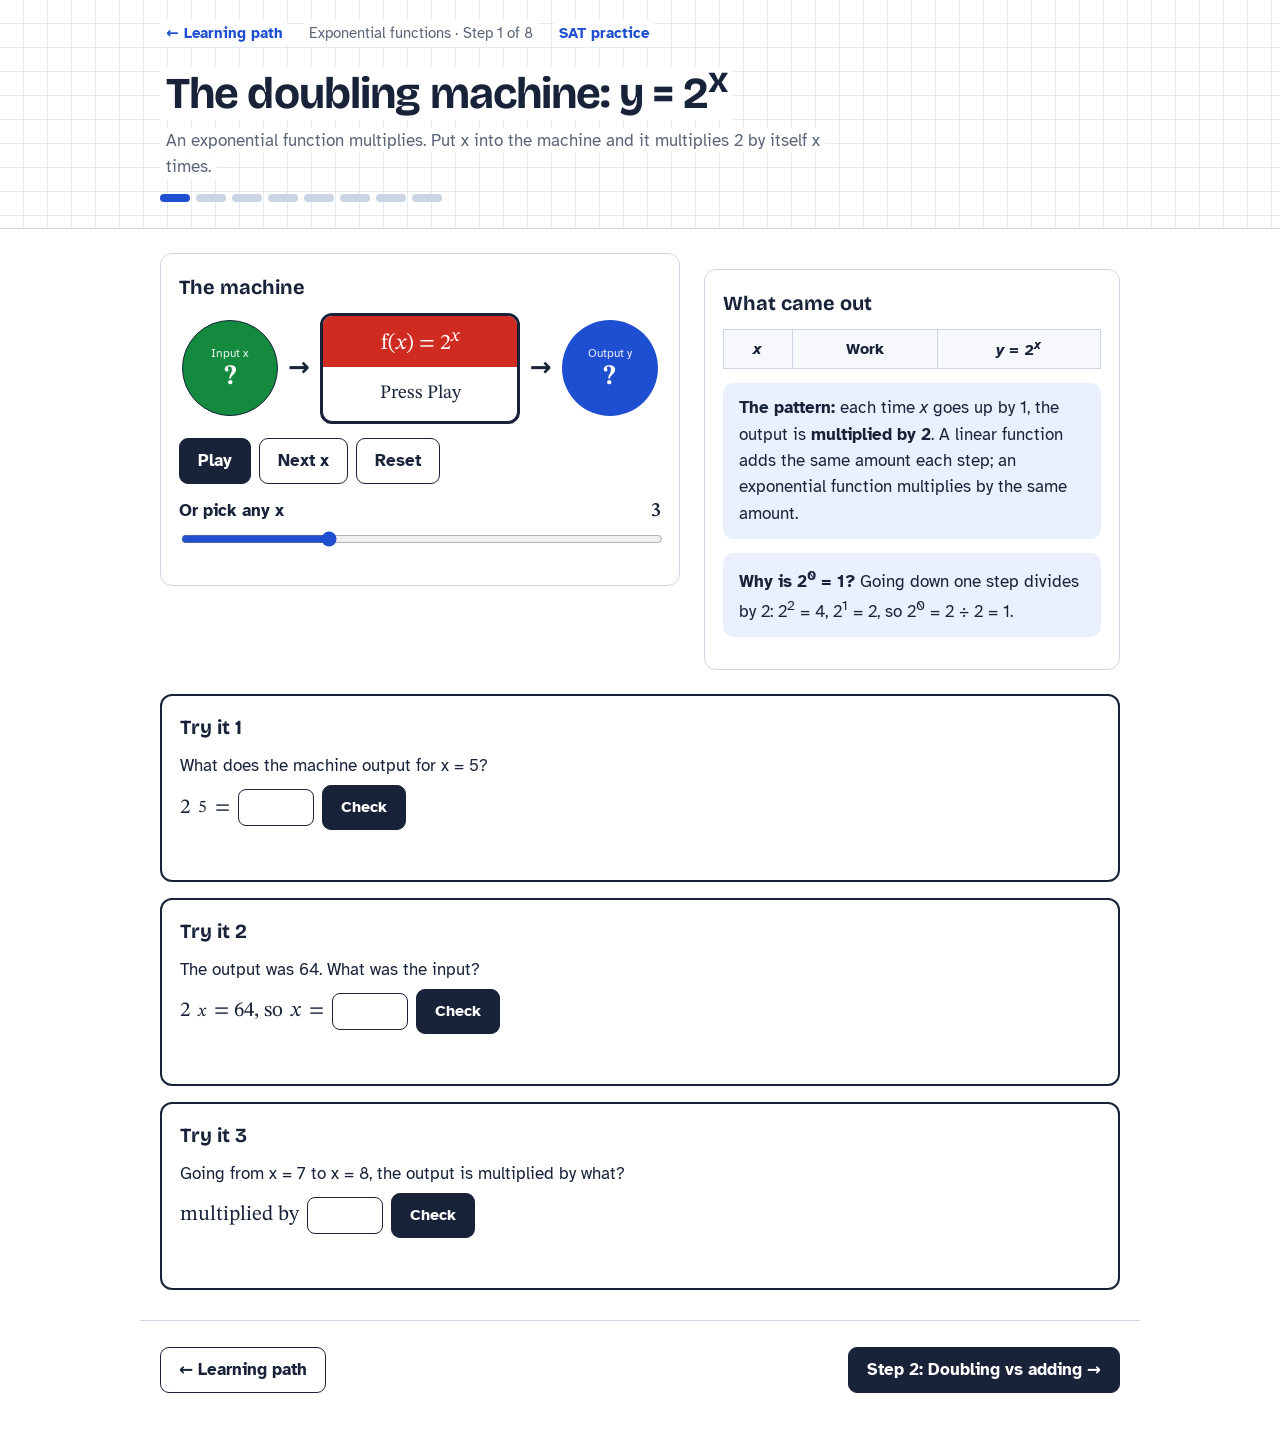
<file: learning/exponential/01-doubling-machine.html>
<!DOCTYPE html>
<html lang="en">
<head>
<meta charset="UTF-8">
<meta name="viewport" content="width=device-width, initial-scale=1">
<title>The doubling machine: y = 2x · SAT Math Learning</title>
<link rel="preconnect" href="https://fonts.googleapis.com"><link rel="preconnect" href="https://fonts.gstatic.com" crossorigin><link href="https://fonts.googleapis.com/css2?family=Bricolage+Grotesque:wght@500;700&family=Atkinson+Hyperlegible:wght@400;700&family=STIX+Two+Text:ital,wght@0,400;0,600;1,400&display=swap" rel="stylesheet">
<link rel="stylesheet" href="../../learning/lab.css">
<style>

.machine{display:flex;align-items:center;justify-content:center;gap:10px;flex-wrap:wrap;margin:8px 0 14px}
.bubble{width:96px;height:96px;border-radius:50%;display:flex;flex-direction:column;align-items:center;justify-content:center;color:#fff;transition:transform .25s}
.bubble small{font-size:12px;opacity:.9}
.bubble b{font-family:var(--math);font-size:28px;line-height:1.1}
.bubble.in{background:var(--green)}.bubble.out{background:var(--blue)}
.bubble.lit{transform:scale(1.1)}
.pipe{font-size:26px;font-weight:700}
.box{border:3px solid var(--ink);border-radius:12px;min-width:200px;max-width:260px;overflow:hidden;text-align:center}
.box .fx{background:var(--red);color:#fff;font-family:var(--math);font-size:22px;padding:6px 10px}
.box .work{padding:12px 10px;font-family:var(--math);font-size:19px;min-height:54px}

</style>
</head>
<body>
<header class="lab-top"><div class="lab-wrap">
  <nav class="crumbs"><a href="../../learning.html#exponential">← Learning path</a><span>Exponential functions · Step 1 of 8</span><a href="../../index.html">SAT practice</a></nav>
  <h1><span>The doubling machine: y = 2<sup>x</sup></span></h1>
  <p class="goal"><span>An exponential function multiplies. Put x into the machine and it multiplies 2 by itself x times.</span></p>
  <nav class="steps-dots" aria-label="Steps in this group"><a href="../../learning/exponential/01-doubling-machine.html" class="now" title="Step 1: The doubling machine: y = 2ˣ" aria-label="Step 1: The doubling machine: y = 2ˣ"></a><a href="../../learning/exponential/02-doubling-stack.html" class="" title="Step 2: Doubling vs adding" aria-label="Step 2: Doubling vs adding"></a><a href="../../learning/exponential/03-draw-2x.html" class="" title="Step 3: Draw y = 2ˣ point by point" aria-label="Step 3: Draw y = 2ˣ point by point"></a><a href="../../learning/exponential/04-function-race.html" class="" title="Step 4: Race: 2x vs x² vs 2ˣ" aria-label="Step 4: Race: 2x vs x² vs 2ˣ"></a><a href="../../learning/exponential/05-starting-value-a.html" class="" title="Step 5: The starting value a" aria-label="Step 5: The starting value a"></a><a href="../../learning/exponential/06-base-b.html" class="" title="Step 6: The base b: growth or decay" aria-label="Step 6: The base b: growth or decay"></a><a href="../../learning/exponential/07-percent-change.html" class="" title="Step 7: Percent growth and decay" aria-label="Step 7: Percent growth and decay"></a><a href="../../learning/exponential/08-find-exponential.html" class="" title="Step 8: Find the exponential equation" aria-label="Step 8: Find the exponential equation"></a></nav>
</div></header>
<main class="lab-wrap">

<div class="cols">
  <div class="panel">
    <h2>The machine</h2>
    <div class="machine">
      <div class="bubble in"><small>Input x</small><b id="mIn">?</b></div>
      <div class="pipe">→</div>
      <div class="box"><div class="fx">f(<i>x</i>) = 2<sup><i>x</i></sup></div><div class="work" id="mWork">Press Play</div></div>
      <div class="pipe">→</div>
      <div class="bubble out"><small>Output y</small><b id="mOut">?</b></div>
    </div>
    <div class="row"><button class="btn" id="play">Play</button><button class="btn ghost" id="next">Next x</button><button class="btn ghost" id="reset">Reset</button></div>
    <div class="ctrl"><label for="xr">Or pick any x <output id="xv">3</output></label><input type="range" id="xr" min="0" max="10" value="3"></div>
  </div>
  <div class="panel">
    <h2>What came out</h2>
    <table class="t" id="tab"><thead><tr><th><i>x</i></th><th>Work</th><th><i>y</i> = 2<sup><i>x</i></sup></th></tr></thead><tbody></tbody></table>
    <div class="note"><b>The pattern:</b> each time <i>x</i> goes up by 1, the output is <b>multiplied by 2</b>. A linear function adds the same amount each step; an exponential function multiplies by the same amount.</div>
    <div class="note"><b>Why is 2<sup>0</sup> = 1?</b> Going down one step divides by 2: 2<sup>2</sup> = 4, 2<sup>1</sup> = 2, so 2<sup>0</sup> = 2 ÷ 2 = 1.</div>
  </div>
</div>
<div id="tries"></div>

</main>
<footer class="lab-wrap lab-foot"><a class="btn ghost" href="../../learning.html#exponential">← Learning path</a><a class="btn" href="../../learning/exponential/02-doubling-stack.html">Step 2: Doubling vs adding →</a></footer>
<script src="../../learning/lab.js"></script>
<script>

const $=id=>document.getElementById(id);
const rows=new Map(); let x=0, timer=null;
function work(x){ if(x===0) return "no 2s multiplied → 1"; if(x<=6) return Array(x).fill("2").join(" × ")+" = "+2**x; return "2 × 2 × … × 2 ("+x+" twos) = "+(2**x).toLocaleString("en-US"); }
function show(v){
  $("mIn").textContent=v; $("mIn").parentElement.classList.add("lit");
  $("mWork").textContent="…"; $("mOut").textContent="?";
  setTimeout(()=>{$("mWork").textContent=work(v);},Lab.reduced()?0:450);
  setTimeout(()=>{$("mOut").textContent=(2**v).toLocaleString("en-US");$("mOut").parentElement.classList.add("lit");addRow(v);},Lab.reduced()?0:950);
  setTimeout(()=>document.querySelectorAll(".bubble").forEach(b=>b.classList.remove("lit")),1300);
}
function addRow(v){
  if(!rows.has(v)){ const tr=document.createElement("tr"); tr.innerHTML=`<td>${v}</td><td>${v===0?"—":v<=6?Array(v).fill("2").join("×"):"2×…×2"}</td><td>${(2**v).toLocaleString("en-US")}</td>`; rows.set(v,tr);
    const tb=$("tab").tBodies[0]; const after=[...rows.keys()].filter(k=>k>v).sort((a,b)=>a-b)[0]; tb.insertBefore(tr,after!==undefined?rows.get(after):null); }
  rows.forEach((tr,k)=>tr.classList.toggle("hl",k===v));
}
function stop(){clearInterval(timer);timer=null;$("play").textContent="Play";}
$("play").onclick=()=>{ if(timer) return stop(); $("play").textContent="Pause"; if(x>6) x=0; show(x); x++; timer=setInterval(()=>{ if(x>6) return stop(); show(x); x++; },1500); };
$("next").onclick=()=>{stop(); if(x>10)x=0; show(x); $("xr").value=x; $("xv").textContent=x; x++;};
$("reset").onclick=()=>{stop(); x=0; rows.clear(); $("tab").tBodies[0].innerHTML=""; $("mIn").textContent="?"; $("mOut").textContent="?"; $("mWork").textContent="Press Play";};
$("xr").oninput=e=>{stop(); const v=+e.target.value; $("xv").textContent=v; show(v); x=v+1;};
const T=$("tries");
Lab.tryIt(T,{title:"Try it 1",q:"What does the machine output for x = 5?",form:"2<sup>5</sup> = {a}",check:v=>v.a===32,explain:"2 × 2 × 2 × 2 × 2 = 32.",hint:"multiply five 2s together."});
Lab.tryIt(T,{title:"Try it 2",q:"The output was 64. What was the input?",form:"2<sup><i>x</i></sup> = 64, so <i>x</i> = {a}",check:v=>v.a===6,explain:"Keep doubling from 1: 2, 4, 8, 16, 32, 64 is six doublings.",hint:"count the doublings from 1 up to 64."});
Lab.tryIt(T,{title:"Try it 3",q:"Going from x = 7 to x = 8, the output is multiplied by what?",form:"multiplied by {a}",check:v=>v.a===2,explain:"Every step right multiplies by the base, 2."});

</script>
</body>
</html>
</file>
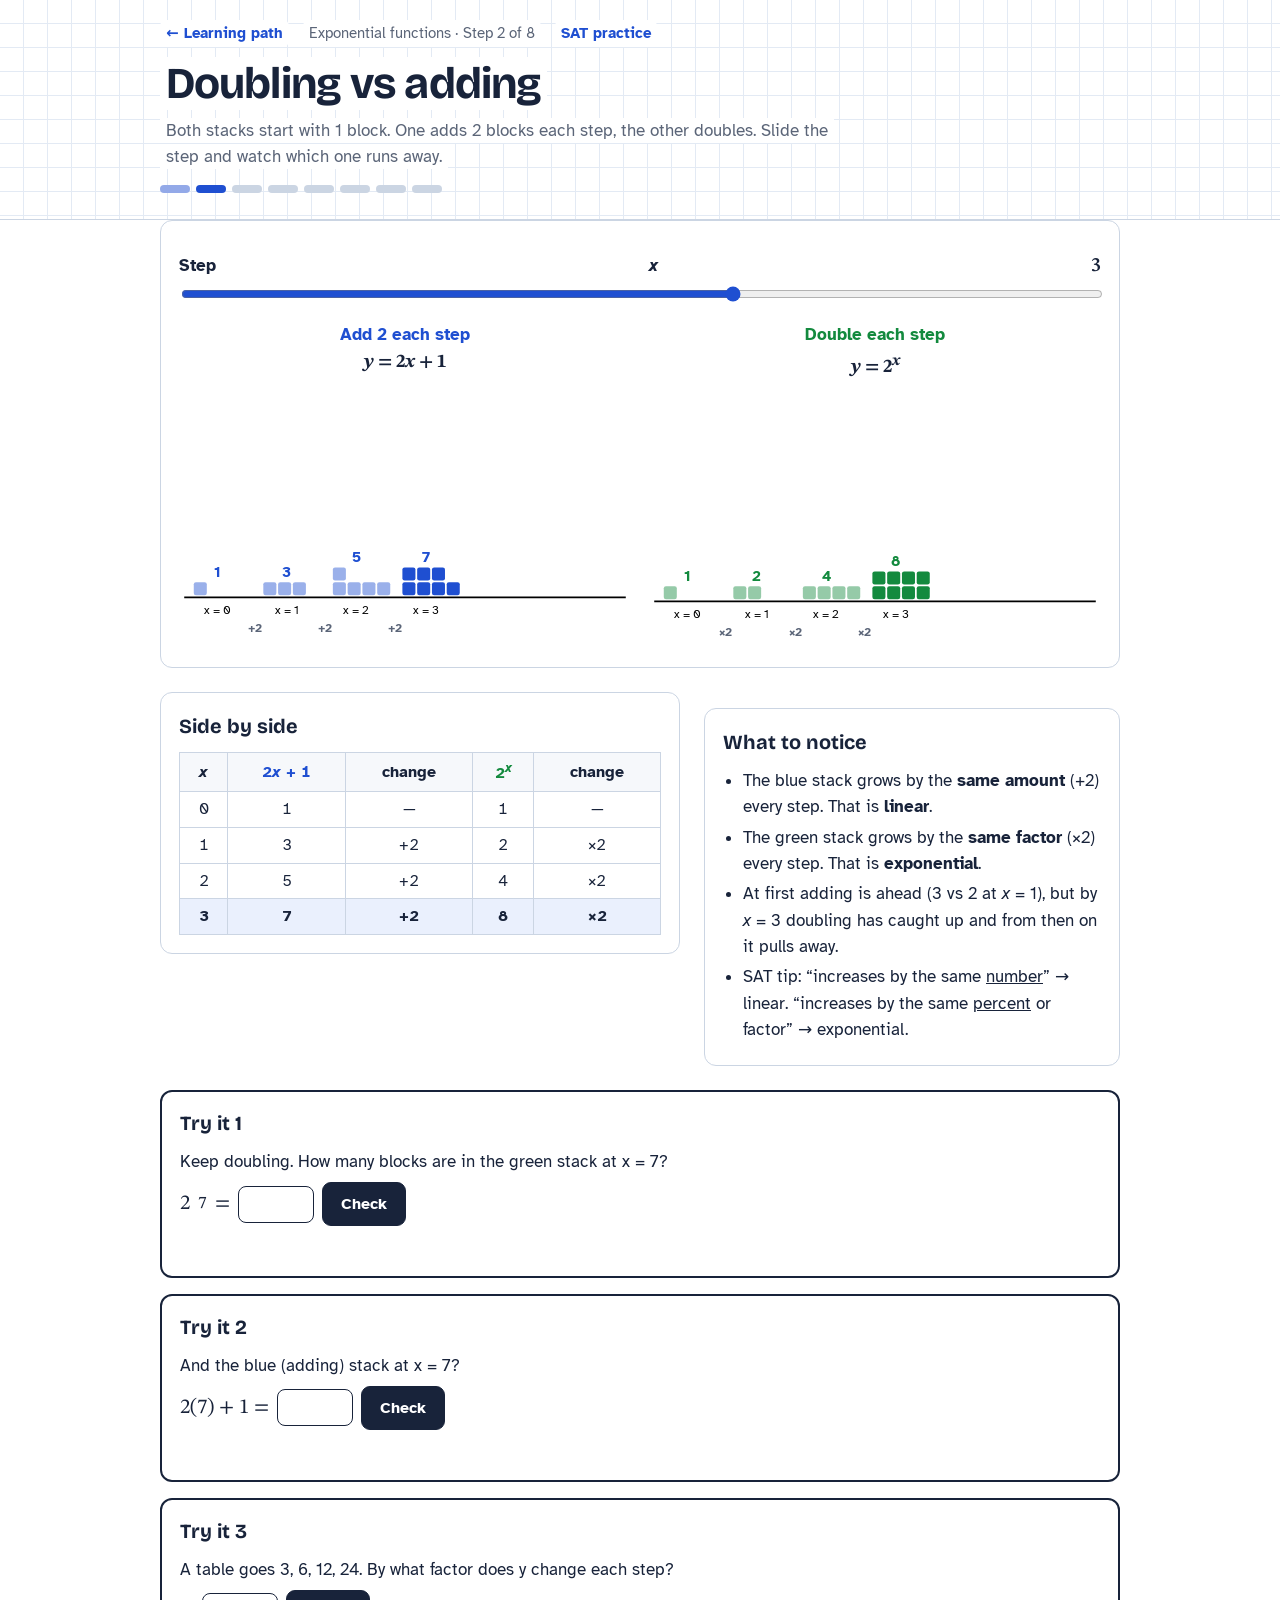
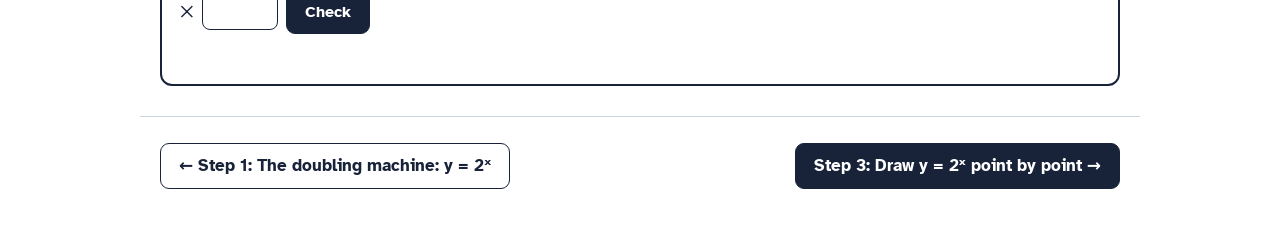
<file: learning/exponential/02-doubling-stack.html>
<!DOCTYPE html>
<html lang="en">
<head>
<meta charset="UTF-8">
<meta name="viewport" content="width=device-width, initial-scale=1">
<title>Doubling vs adding · SAT Math Learning</title>
<link rel="preconnect" href="https://fonts.googleapis.com"><link rel="preconnect" href="https://fonts.gstatic.com" crossorigin><link href="https://fonts.googleapis.com/css2?family=Bricolage+Grotesque:wght@500;700&family=Atkinson+Hyperlegible:wght@400;700&family=STIX+Two+Text:ital,wght@0,400;0,600;1,400&display=swap" rel="stylesheet">
<link rel="stylesheet" href="../../learning/lab.css">
<style>

.stacks{display:grid;grid-template-columns:repeat(2,minmax(0,1fr));gap:18px}
.stacks svg.plot{max-width:none}
@media (max-width:640px){.stacks{grid-template-columns:minmax(0,1fr)}}
.stacks figure{margin:0;text-align:center}
.stacks figcaption{font-weight:700;margin-bottom:6px}

</style>
</head>
<body>
<header class="lab-top"><div class="lab-wrap">
  <nav class="crumbs"><a href="../../learning.html#exponential">← Learning path</a><span>Exponential functions · Step 2 of 8</span><a href="../../index.html">SAT practice</a></nav>
  <h1><span>Doubling vs adding</span></h1>
  <p class="goal"><span>Both stacks start with 1 block. One adds 2 blocks each step, the other doubles. Slide the step and watch which one runs away.</span></p>
  <nav class="steps-dots" aria-label="Steps in this group"><a href="../../learning/exponential/01-doubling-machine.html" class="done" title="Step 1: The doubling machine: y = 2ˣ" aria-label="Step 1: The doubling machine: y = 2ˣ"></a><a href="../../learning/exponential/02-doubling-stack.html" class="now" title="Step 2: Doubling vs adding" aria-label="Step 2: Doubling vs adding"></a><a href="../../learning/exponential/03-draw-2x.html" class="" title="Step 3: Draw y = 2ˣ point by point" aria-label="Step 3: Draw y = 2ˣ point by point"></a><a href="../../learning/exponential/04-function-race.html" class="" title="Step 4: Race: 2x vs x² vs 2ˣ" aria-label="Step 4: Race: 2x vs x² vs 2ˣ"></a><a href="../../learning/exponential/05-starting-value-a.html" class="" title="Step 5: The starting value a" aria-label="Step 5: The starting value a"></a><a href="../../learning/exponential/06-base-b.html" class="" title="Step 6: The base b: growth or decay" aria-label="Step 6: The base b: growth or decay"></a><a href="../../learning/exponential/07-percent-change.html" class="" title="Step 7: Percent growth and decay" aria-label="Step 7: Percent growth and decay"></a><a href="../../learning/exponential/08-find-exponential.html" class="" title="Step 8: Find the exponential equation" aria-label="Step 8: Find the exponential equation"></a></nav>
</div></header>
<main class="lab-wrap">

<div class="panel">
  <div class="ctrl"><label for="nr">Step <i>x</i> <output id="nv">3</output></label><input type="range" id="nr" min="0" max="5" value="3"></div>
  <div class="stacks">
    <figure><figcaption><span class="c-blue">Add 2 each step</span><br><span class="m"><i>y</i> = 2<i>x</i> + 1</span></figcaption><svg id="lin" class="plot" viewBox="0 0 520 300" role="img" aria-label="adding stack"></svg></figure>
    <figure><figcaption><span class="c-green">Double each step</span><br><span class="m"><i>y</i> = 2<sup><i>x</i></sup></span></figcaption><svg id="exp" class="plot" viewBox="0 0 520 300" role="img" aria-label="doubling stack"></svg></figure>
  </div>
</div>
<div class="cols">
  <div class="panel"><h2>Side by side</h2>
    <table class="t" id="tab"><thead><tr><th><i>x</i></th><th class="c-blue">2<i>x</i> + 1</th><th>change</th><th class="c-green">2<sup><i>x</i></sup></th><th>change</th></tr></thead><tbody></tbody></table>
  </div>
  <div class="panel"><h2>What to notice</h2>
    <ul class="points">
      <li>The blue stack grows by the <b>same amount</b> (+2) every step. That is <b>linear</b>.</li>
      <li>The green stack grows by the <b>same factor</b> (×2) every step. That is <b>exponential</b>.</li>
      <li>At first adding is ahead (3 vs 2 at <i>x</i> = 1), but by <i>x</i> = 3 doubling has caught up and from then on it pulls away.</li>
      <li>SAT tip: “increases by the same <u>number</u>” → linear. “increases by the same <u>percent</u> or factor” → exponential.</li>
    </ul>
  </div>
</div>
<div id="tries"></div>

</main>
<footer class="lab-wrap lab-foot"><a class="btn ghost" href="../../learning/exponential/01-doubling-machine.html">← Step 1: The doubling machine: y = 2ˣ</a><a class="btn" href="../../learning/exponential/03-draw-2x.html">Step 3: Draw y = 2ˣ point by point →</a></footer>
<script src="../../learning/lab.js"></script>
<script>

const $=id=>document.getElementById(id);
const S=15, G=2, BASE=245;
function stack(svg,vals,color,label){
  svg.innerHTML=""; const n=vals.length, colW=4*(S+G), left=14;
  Lab.el("line",{x1:6,y1:BASE+.5,x2:514,y2:BASE+.5,stroke:"#000","stroke-width":2},svg);
  vals.forEach((v,i)=>{
    const cx=left+i*(colW+12), per=4, rows=Math.ceil(v/per);
    for(let k=0;k<v;k++){const r=Math.floor(k/per), c=k%per;
      Lab.el("rect",{x:cx+c*(S+G)+3,y:BASE-(r+1)*(S+G),width:S,height:S,rx:2.5,fill:color,"fill-opacity":i===n-1?1:.45},svg);}
    Lab.txt(svg,cx+colW/2-4,BASE-rows*(S+G)-6,String(v),{"text-anchor":"middle","font-weight":700,"font-size":17,fill:color});
    Lab.txt(svg,cx+colW/2-4,BASE+20,"x = "+i,{"text-anchor":"middle","font-size":14});
    if(i>0) Lab.txt(svg,cx-6,BASE+40,label,{"text-anchor":"middle","font-size":14,"font-weight":700,fill:"#5B6578"});
  });
}
function draw(){
  const n=+$("nr").value; $("nv").textContent=n;
  const L=[],E=[]; for(let i=0;i<=n;i++){L.push(2*i+1);E.push(2**i);}
  stack($("lin"),L,Lab.C.blue,"+2"); stack($("exp"),E,Lab.C.green,"×2");
  $("tab").tBodies[0].innerHTML=L.map((v,i)=>`<tr class="${i===n?"hl":""}"><td>${i}</td><td>${v}</td><td>${i?"+2":"—"}</td><td>${E[i]}</td><td>${i?"×2":"—"}</td></tr>`).join("");
}
$("nr").oninput=draw; draw();
const T=$("tries");
Lab.tryIt(T,{title:"Try it 1",q:"Keep doubling. How many blocks are in the green stack at x = 7?",form:"2<sup>7</sup> = {a}",check:v=>v.a===128,explain:"32 → 64 → 128."});
Lab.tryIt(T,{title:"Try it 2",q:"And the blue (adding) stack at x = 7?",form:"2(7) + 1 = {a}",check:v=>v.a===15,explain:"Only 15 blocks: adding grows slowly."});
Lab.tryIt(T,{title:"Try it 3",q:"A table goes 3, 6, 12, 24. By what factor does y change each step?",form:"× {a}",check:v=>v.a===2,explain:"Each value is double the one before, so it is exponential with b = 2."});

</script>
</body>
</html>
</file>
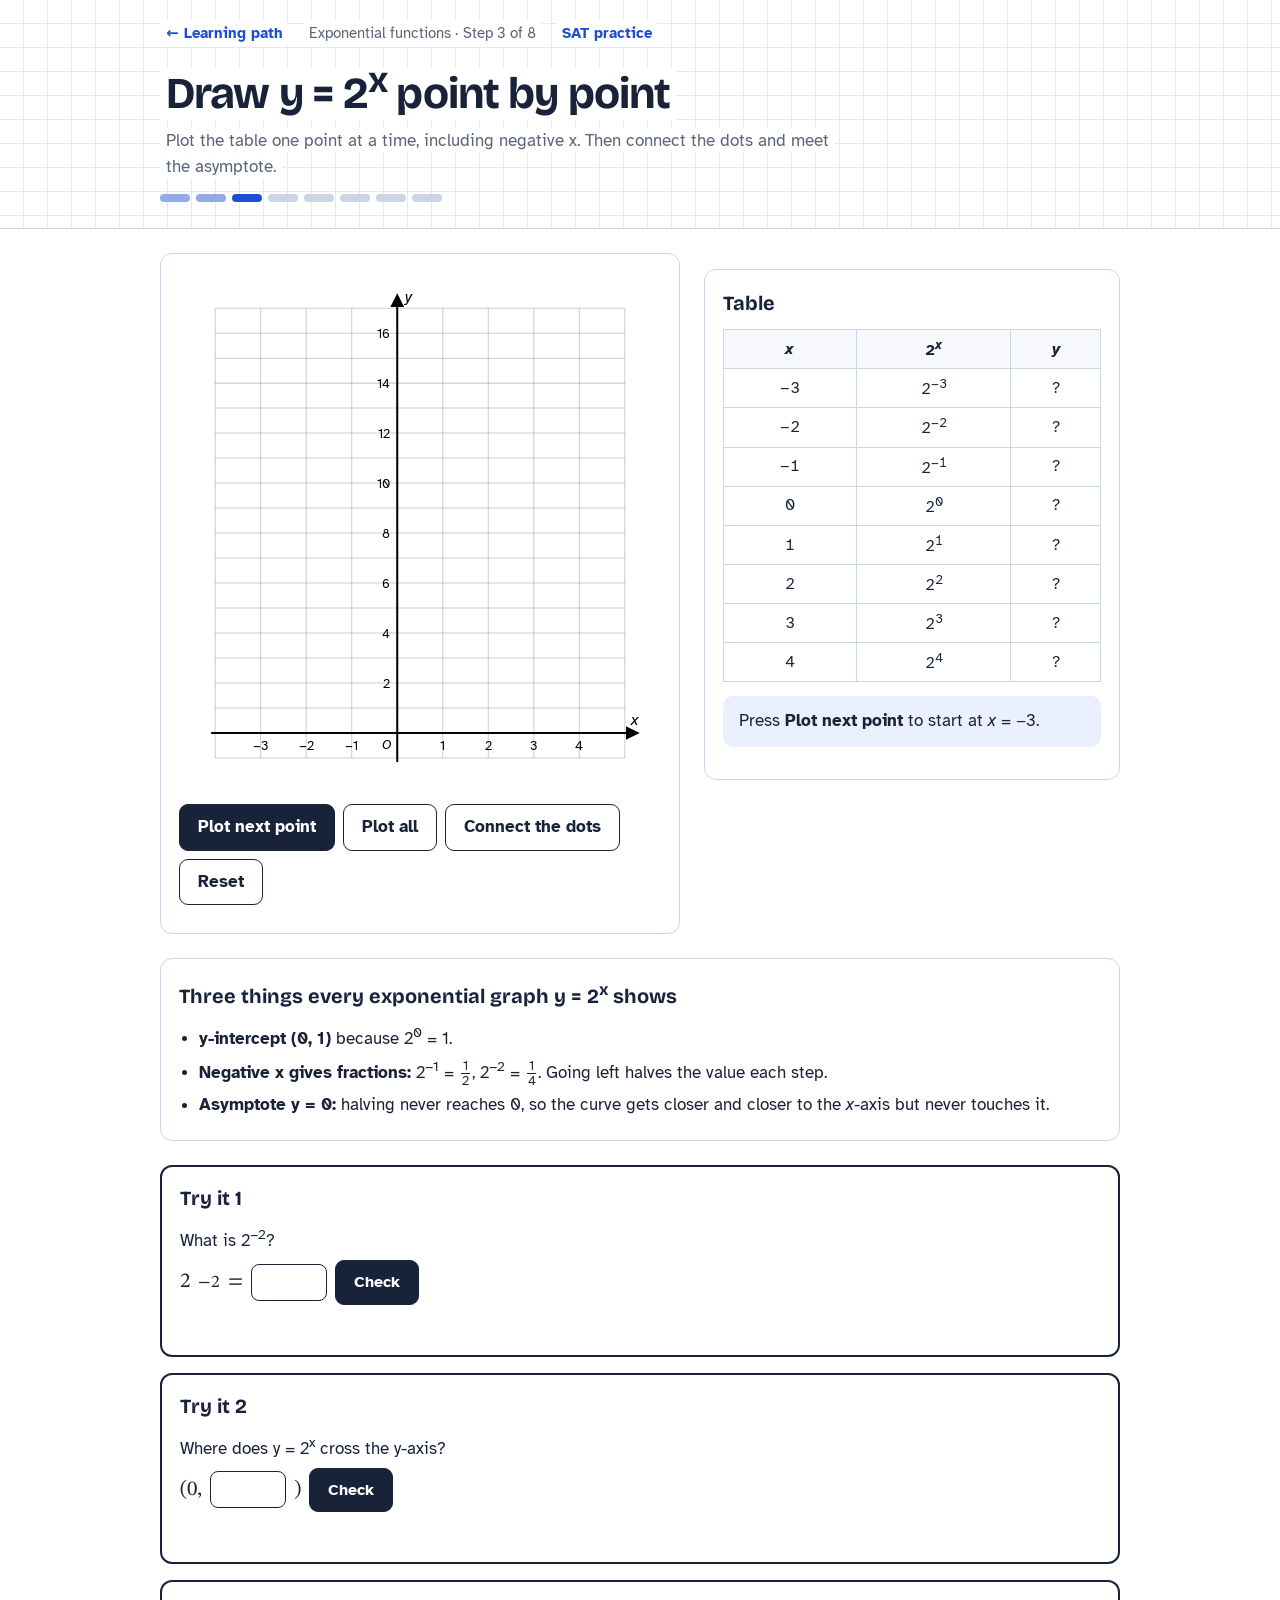
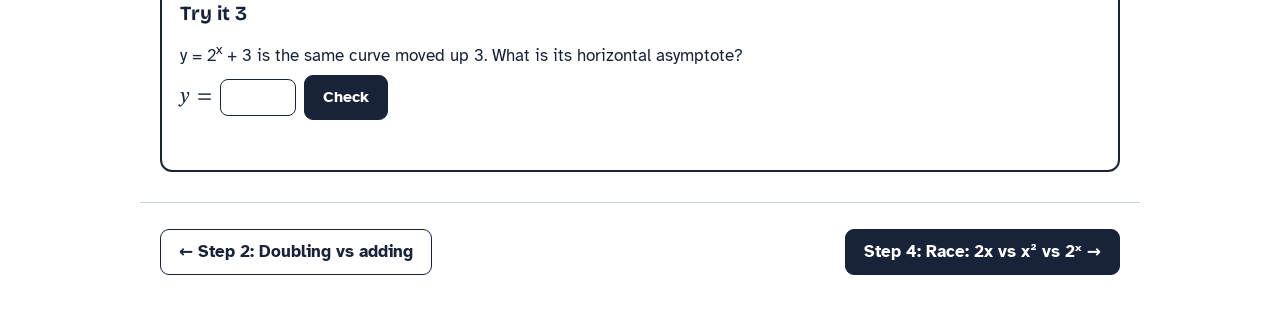
<file: learning/exponential/03-draw-2x.html>
<!DOCTYPE html>
<html lang="en">
<head>
<meta charset="UTF-8">
<meta name="viewport" content="width=device-width, initial-scale=1">
<title>Draw y = 2x point by point · SAT Math Learning</title>
<link rel="preconnect" href="https://fonts.googleapis.com"><link rel="preconnect" href="https://fonts.gstatic.com" crossorigin><link href="https://fonts.googleapis.com/css2?family=Bricolage+Grotesque:wght@500;700&family=Atkinson+Hyperlegible:wght@400;700&family=STIX+Two+Text:ital,wght@0,400;0,600;1,400&display=swap" rel="stylesheet">
<link rel="stylesheet" href="../../learning/lab.css">
<style>

</style>
</head>
<body>
<header class="lab-top"><div class="lab-wrap">
  <nav class="crumbs"><a href="../../learning.html#exponential">← Learning path</a><span>Exponential functions · Step 3 of 8</span><a href="../../index.html">SAT practice</a></nav>
  <h1><span>Draw y = 2<sup>x</sup> point by point</span></h1>
  <p class="goal"><span>Plot the table one point at a time, including negative x. Then connect the dots and meet the asymptote.</span></p>
  <nav class="steps-dots" aria-label="Steps in this group"><a href="../../learning/exponential/01-doubling-machine.html" class="done" title="Step 1: The doubling machine: y = 2ˣ" aria-label="Step 1: The doubling machine: y = 2ˣ"></a><a href="../../learning/exponential/02-doubling-stack.html" class="done" title="Step 2: Doubling vs adding" aria-label="Step 2: Doubling vs adding"></a><a href="../../learning/exponential/03-draw-2x.html" class="now" title="Step 3: Draw y = 2ˣ point by point" aria-label="Step 3: Draw y = 2ˣ point by point"></a><a href="../../learning/exponential/04-function-race.html" class="" title="Step 4: Race: 2x vs x² vs 2ˣ" aria-label="Step 4: Race: 2x vs x² vs 2ˣ"></a><a href="../../learning/exponential/05-starting-value-a.html" class="" title="Step 5: The starting value a" aria-label="Step 5: The starting value a"></a><a href="../../learning/exponential/06-base-b.html" class="" title="Step 6: The base b: growth or decay" aria-label="Step 6: The base b: growth or decay"></a><a href="../../learning/exponential/07-percent-change.html" class="" title="Step 7: Percent growth and decay" aria-label="Step 7: Percent growth and decay"></a><a href="../../learning/exponential/08-find-exponential.html" class="" title="Step 8: Find the exponential equation" aria-label="Step 8: Find the exponential equation"></a></nav>
</div></header>
<main class="lab-wrap">

<div class="cols">
  <div class="panel"><div id="plot"></div>
    <div class="row"><button class="btn" id="next">Plot next point</button><button class="btn ghost" id="all">Plot all</button><button class="btn ghost" id="join">Connect the dots</button><button class="btn ghost" id="reset">Reset</button></div>
  </div>
  <div class="panel"><h2>Table</h2>
    <table class="t" id="tab"><thead><tr><th><i>x</i></th><th>2<sup><i>x</i></sup></th><th><i>y</i></th></tr></thead><tbody></tbody></table>
    <div class="note" id="msg">Press <b>Plot next point</b> to start at <i>x</i> = −3.</div>
  </div>
</div>
<div class="panel"><h2>Three things every exponential graph y = 2<sup>x</sup> shows</h2>
  <ul class="points">
    <li><b>y-intercept (0, 1)</b> because 2<sup>0</sup> = 1.</li>
    <li><b>Negative x gives fractions:</b> 2<sup>−1</sup> = <span class="fr"><span>1</span><span>2</span></span>, 2<sup>−2</sup> = <span class="fr"><span>1</span><span>4</span></span>. Going left halves the value each step.</li>
    <li><b>Asymptote y = 0:</b> halving never reaches 0, so the curve gets closer and closer to the <i>x</i>-axis but never touches it.</li>
  </ul>
</div>
<div id="tries"></div>

</main>
<footer class="lab-wrap lab-foot"><a class="btn ghost" href="../../learning/exponential/02-doubling-stack.html">← Step 2: Doubling vs adding</a><a class="btn" href="../../learning/exponential/04-function-race.html">Step 4: Race: 2x vs x² vs 2ˣ →</a></footer>
<script src="../../learning/lab.js"></script>
<script>

const $=id=>document.getElementById(id);
const xs=[-3,-2,-1,0,1,2,3,4];
const pl=Lab.plane($("plot"),{x:[-4,5],y:[-1,17],xstep:1,ystep:1,xlabel:1,ylabel:2,h:520});
let k=0, joined=false;
const tb=$("tab").tBodies[0];
tb.innerHTML=xs.map(x=>`<tr><td>${Lab.minus(x)}</td><td>2<sup>${Lab.minus(x)}</sup></td><td class="yv">?</td></tr>`).join("");
const MSG={"-3":"2<sup>−3</sup> = 1 ÷ 2 ÷ 2 ÷ 2 = <b>1/8</b>. Very small, but still above 0.","-2":"2<sup>−2</sup> = <b>1/4</b>: half of 1/2.","-1":"2<sup>−1</sup> = <b>1/2</b>.","0":"2<sup>0</sup> = <b>1</b>: this is the <i>y</i>-intercept.","1":"2<sup>1</sup> = <b>2</b>.","2":"2<sup>2</sup> = <b>4</b>.","3":"2<sup>3</sup> = <b>8</b>.","4":"2<sup>4</sup> = <b>16</b>. Each step right doubled the height."};
function render(){
  pl.clear();
  if(joined){ pl.curve(x=>2**x,{color:Lab.C.green}); pl.seg(-4,0,5,0,{color:Lab.C.red,dash:"7 6",width:2.5}); pl.label(-2.6,0.9,"asymptote y = 0",Lab.C.red); }
  xs.slice(0,k).forEach((x,i)=>pl.dot(x,2**x,i===k-1?Lab.C.blue:"#000",i===k-1?`(${Lab.minus(x)}, ${Lab.fracText(2**x)})`:"",{at:x>2?[-10,-8,"end"]:[10,-10,"start"]}));
  [...tb.rows].forEach((r,i)=>{r.classList.toggle("hl",i===k-1); r.querySelector(".yv").innerHTML=i<k?Lab.fracHTML(2**xs[i]):"?";});
  $("next").disabled=k>=xs.length;
}
$("next").onclick=()=>{ if(k<xs.length){k++; $("msg").innerHTML=MSG[xs[k-1]]; render();} };
$("all").onclick=()=>{k=xs.length; $("msg").innerHTML="All 8 points are on the plane. Now press <b>Connect the dots</b>."; render();};
$("join").onclick=()=>{k=xs.length; joined=true; $("msg").innerHTML="The smooth curve is <i>y</i> = 2<sup><i>x</i></sup>. On the left it hugs the <i>x</i>-axis (the asymptote <i>y</i> = 0); on the right it shoots up."; render();};
$("reset").onclick=()=>{k=0;joined=false;$("msg").innerHTML="Press <b>Plot next point</b> to start at <i>x</i> = −3.";render();};
render();
const T=$("tries");
Lab.tryIt(T,{title:"Try it 1",q:"What is 2<sup>−2</sup>?",form:"2<sup>−2</sup> = {a}",check:v=>Lab.near(v.a,0.25),explain:"1/4, which is 0.25.",hint:"start at 1 and halve twice."});
Lab.tryIt(T,{title:"Try it 2",q:"Where does y = 2<sup>x</sup> cross the y-axis?",form:"(0, {a})",check:v=>v.a===1,explain:"2<sup>0</sup> = 1."});
Lab.tryIt(T,{title:"Try it 3",q:"y = 2<sup>x</sup> + 3 is the same curve moved up 3. What is its horizontal asymptote?",form:"<i>y</i> = {a}",check:v=>v.a===3,explain:"Everything shifts up 3, including the asymptote y = 0 → y = 3."});

</script>
</body>
</html>
</file>
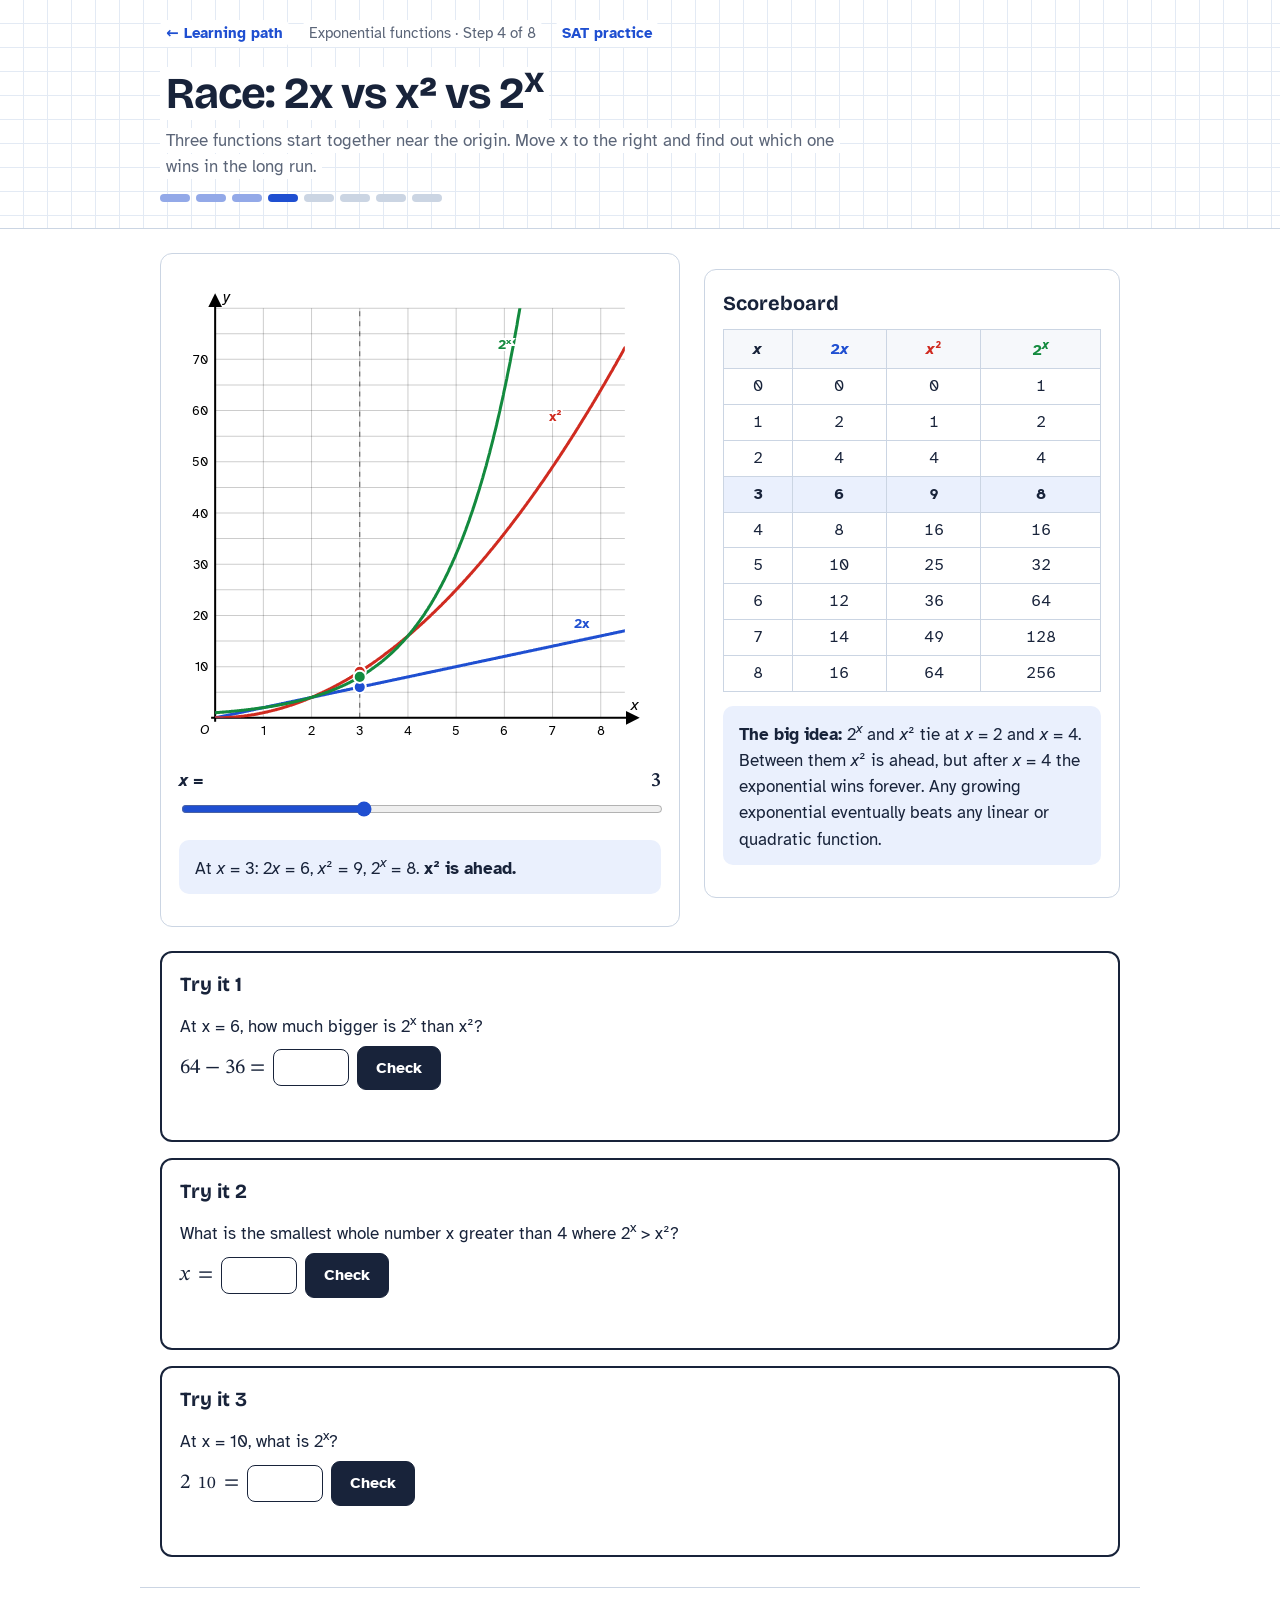
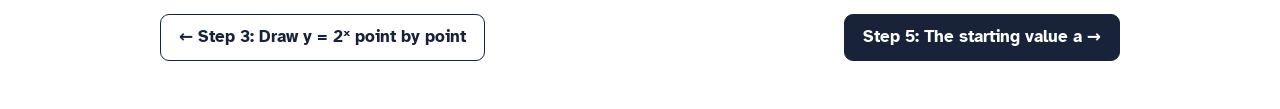
<file: learning/exponential/04-function-race.html>
<!DOCTYPE html>
<html lang="en">
<head>
<meta charset="UTF-8">
<meta name="viewport" content="width=device-width, initial-scale=1">
<title>Race: 2x vs x² vs 2x · SAT Math Learning</title>
<link rel="preconnect" href="https://fonts.googleapis.com"><link rel="preconnect" href="https://fonts.gstatic.com" crossorigin><link href="https://fonts.googleapis.com/css2?family=Bricolage+Grotesque:wght@500;700&family=Atkinson+Hyperlegible:wght@400;700&family=STIX+Two+Text:ital,wght@0,400;0,600;1,400&display=swap" rel="stylesheet">
<link rel="stylesheet" href="../../learning/lab.css">
<style>

</style>
</head>
<body>
<header class="lab-top"><div class="lab-wrap">
  <nav class="crumbs"><a href="../../learning.html#exponential">← Learning path</a><span>Exponential functions · Step 4 of 8</span><a href="../../index.html">SAT practice</a></nav>
  <h1><span>Race: 2x vs x² vs 2<sup>x</sup></span></h1>
  <p class="goal"><span>Three functions start together near the origin. Move x to the right and find out which one wins in the long run.</span></p>
  <nav class="steps-dots" aria-label="Steps in this group"><a href="../../learning/exponential/01-doubling-machine.html" class="done" title="Step 1: The doubling machine: y = 2ˣ" aria-label="Step 1: The doubling machine: y = 2ˣ"></a><a href="../../learning/exponential/02-doubling-stack.html" class="done" title="Step 2: Doubling vs adding" aria-label="Step 2: Doubling vs adding"></a><a href="../../learning/exponential/03-draw-2x.html" class="done" title="Step 3: Draw y = 2ˣ point by point" aria-label="Step 3: Draw y = 2ˣ point by point"></a><a href="../../learning/exponential/04-function-race.html" class="now" title="Step 4: Race: 2x vs x² vs 2ˣ" aria-label="Step 4: Race: 2x vs x² vs 2ˣ"></a><a href="../../learning/exponential/05-starting-value-a.html" class="" title="Step 5: The starting value a" aria-label="Step 5: The starting value a"></a><a href="../../learning/exponential/06-base-b.html" class="" title="Step 6: The base b: growth or decay" aria-label="Step 6: The base b: growth or decay"></a><a href="../../learning/exponential/07-percent-change.html" class="" title="Step 7: Percent growth and decay" aria-label="Step 7: Percent growth and decay"></a><a href="../../learning/exponential/08-find-exponential.html" class="" title="Step 8: Find the exponential equation" aria-label="Step 8: Find the exponential equation"></a></nav>
</div></header>
<main class="lab-wrap">

<div class="cols">
  <div class="panel"><div id="plot"></div>
    <div class="ctrl"><label for="xr"><span><i>x</i> =</span> <output id="xv">3</output></label><input type="range" id="xr" min="0" max="8" step="1" value="3"></div>
    <div class="note" id="lead"></div>
  </div>
  <div class="panel"><h2>Scoreboard</h2>
    <table class="t" id="tab"><thead><tr><th><i>x</i></th><th class="c-blue">2<i>x</i></th><th class="c-red"><i>x</i>²</th><th class="c-green">2<sup><i>x</i></sup></th></tr></thead><tbody></tbody></table>
    <div class="note"><b>The big idea:</b> 2<sup><i>x</i></sup> and <i>x</i>² tie at <i>x</i> = 2 and <i>x</i> = 4. Between them <i>x</i>² is ahead, but after <i>x</i> = 4 the exponential wins forever. Any growing exponential eventually beats any linear or quadratic function.</div>
  </div>
</div>
<div id="tries"></div>

</main>
<footer class="lab-wrap lab-foot"><a class="btn ghost" href="../../learning/exponential/03-draw-2x.html">← Step 3: Draw y = 2ˣ point by point</a><a class="btn" href="../../learning/exponential/05-starting-value-a.html">Step 5: The starting value a →</a></footer>
<script src="../../learning/lab.js"></script>
<script>

const $=id=>document.getElementById(id);
const F=[["2x",x=>2*x,Lab.C.blue],["x²",x=>x*x,Lab.C.red],["2ˣ",x=>2**x,Lab.C.green]];
const pl=Lab.plane($("plot"),{x:[0,8.5],y:[0,80],xstep:1,ystep:5,xlabel:1,ylabel:10,h:480});
F.forEach(([n,f,c])=>pl.curve(f,{color:c,from:0,to:8.5}));
pl.label(7.6,17.5,"2x",Lab.C.blue); pl.label(7.2,58,"x²",Lab.C.red,"end"); pl.label(6.15,72,"2ˣ",Lab.C.green,"end");
const marks=Lab.el("g",{},pl.top);
const tb=$("tab").tBodies[0];
tb.innerHTML=[...Array(9).keys()].map(x=>`<tr><td>${x}</td>${F.map(([n,f])=>`<td>${f(x)}</td>`).join("")}</tr>`).join("");
function draw(){
  const x=+$("xr").value; $("xv").textContent=x; marks.innerHTML="";
  Lab.el("line",{x1:pl.X(x),y1:pl.Y(0),x2:pl.X(x),y2:pl.Y(80),stroke:"#000","stroke-dasharray":"5 5","stroke-opacity":.6},marks);
  F.forEach(([n,f,c])=>{ if(f(x)<=80) Lab.el("circle",{cx:pl.X(x),cy:pl.Y(f(x)),r:6,fill:c,stroke:"#fff","stroke-width":2},marks); });
  [...tb.rows].forEach((r,i)=>r.classList.toggle("hl",i===x));
  const v=F.map(([n,f])=>f(x)), mx=Math.max(...v), lead=F.filter((_,i)=>v[i]===mx).map(f=>f[0]);
  $("lead").innerHTML=`At <i>x</i> = ${x}: 2<i>x</i> = ${v[0]}, <i>x</i>² = ${v[1]}, 2<sup><i>x</i></sup> = ${v[2]}. `+(lead.length>1?`<b>Tie between ${lead.join(" and ")}.</b>`:`<b>${lead[0]} is ahead.</b>`)+(x>=5?" From here on 2<sup>x</sup> stays ahead.":"");
}
$("xr").oninput=draw; draw();
const T=$("tries");
Lab.tryIt(T,{title:"Try it 1",q:"At x = 6, how much bigger is 2<sup>x</sup> than x²?",form:"64 − 36 = {a}",check:v=>v.a===28});
Lab.tryIt(T,{title:"Try it 2",q:"What is the smallest whole number x greater than 4 where 2<sup>x</sup> &gt; x²?",form:"<i>x</i> = {a}",check:v=>v.a===5,explain:"2<sup>5</sup> = 32 &gt; 25."});
Lab.tryIt(T,{title:"Try it 3",q:"At x = 10, what is 2<sup>x</sup>?",form:"2<sup>10</sup> = {a}",check:v=>v.a===1024,explain:"Compare: 10² is only 100 and 2(10) is 20."});

</script>
</body>
</html>
</file>
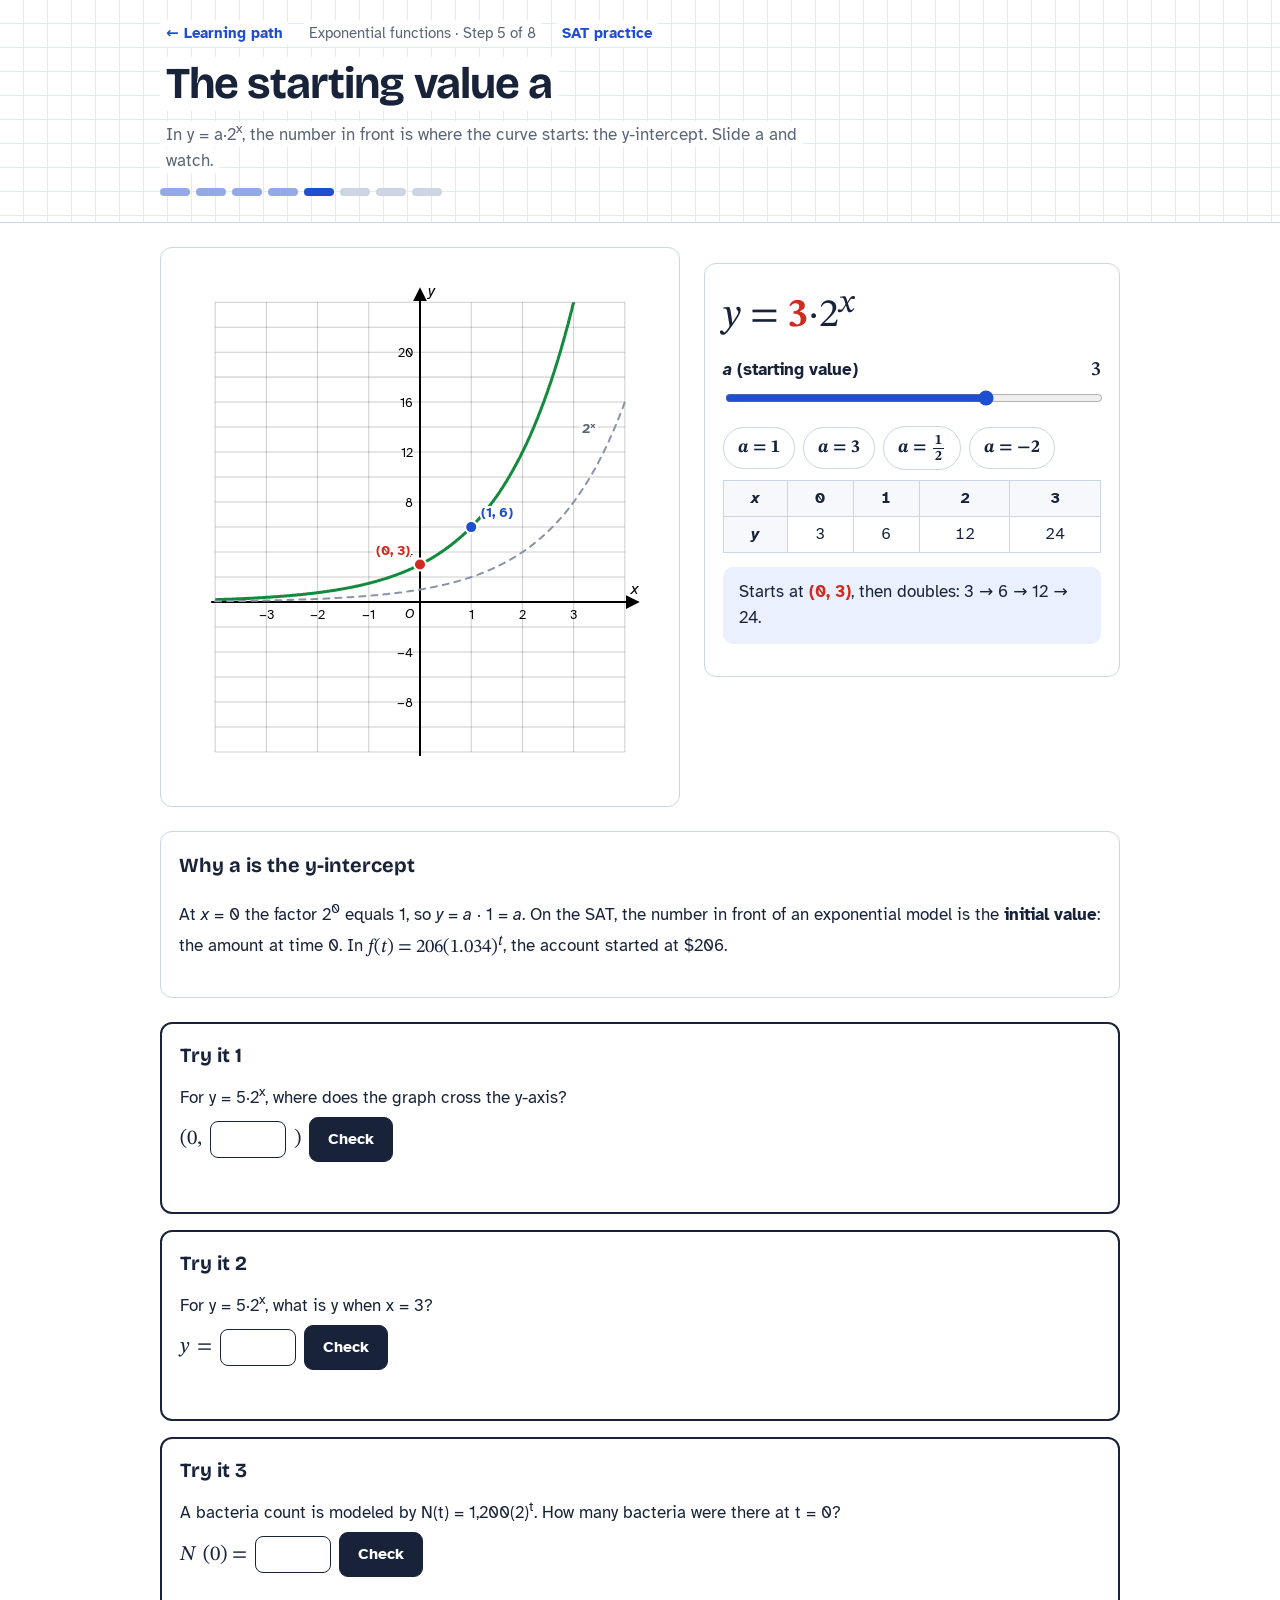
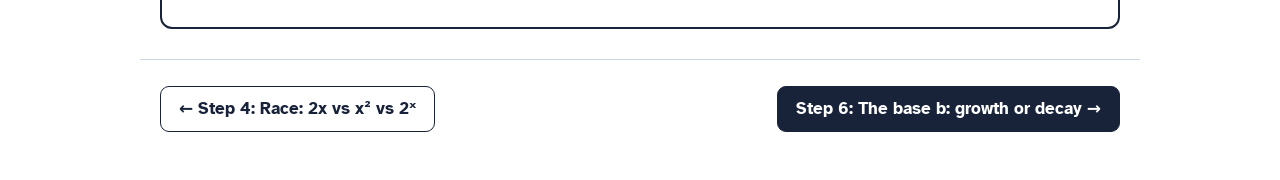
<file: learning/exponential/05-starting-value-a.html>
<!DOCTYPE html>
<html lang="en">
<head>
<meta charset="UTF-8">
<meta name="viewport" content="width=device-width, initial-scale=1">
<title>The starting value a · SAT Math Learning</title>
<link rel="preconnect" href="https://fonts.googleapis.com"><link rel="preconnect" href="https://fonts.gstatic.com" crossorigin><link href="https://fonts.googleapis.com/css2?family=Bricolage+Grotesque:wght@500;700&family=Atkinson+Hyperlegible:wght@400;700&family=STIX+Two+Text:ital,wght@0,400;0,600;1,400&display=swap" rel="stylesheet">
<link rel="stylesheet" href="../../learning/lab.css">
<style>

</style>
</head>
<body>
<header class="lab-top"><div class="lab-wrap">
  <nav class="crumbs"><a href="../../learning.html#exponential">← Learning path</a><span>Exponential functions · Step 5 of 8</span><a href="../../index.html">SAT practice</a></nav>
  <h1><span>The starting value a</span></h1>
  <p class="goal"><span>In y = a·2<sup>x</sup>, the number in front is where the curve starts: the y-intercept. Slide a and watch.</span></p>
  <nav class="steps-dots" aria-label="Steps in this group"><a href="../../learning/exponential/01-doubling-machine.html" class="done" title="Step 1: The doubling machine: y = 2ˣ" aria-label="Step 1: The doubling machine: y = 2ˣ"></a><a href="../../learning/exponential/02-doubling-stack.html" class="done" title="Step 2: Doubling vs adding" aria-label="Step 2: Doubling vs adding"></a><a href="../../learning/exponential/03-draw-2x.html" class="done" title="Step 3: Draw y = 2ˣ point by point" aria-label="Step 3: Draw y = 2ˣ point by point"></a><a href="../../learning/exponential/04-function-race.html" class="done" title="Step 4: Race: 2x vs x² vs 2ˣ" aria-label="Step 4: Race: 2x vs x² vs 2ˣ"></a><a href="../../learning/exponential/05-starting-value-a.html" class="now" title="Step 5: The starting value a" aria-label="Step 5: The starting value a"></a><a href="../../learning/exponential/06-base-b.html" class="" title="Step 6: The base b: growth or decay" aria-label="Step 6: The base b: growth or decay"></a><a href="../../learning/exponential/07-percent-change.html" class="" title="Step 7: Percent growth and decay" aria-label="Step 7: Percent growth and decay"></a><a href="../../learning/exponential/08-find-exponential.html" class="" title="Step 8: Find the exponential equation" aria-label="Step 8: Find the exponential equation"></a></nav>
</div></header>
<main class="lab-wrap">

<div class="cols">
  <div class="panel"><div id="plot"></div></div>
  <div class="panel">
    <div class="eq big" id="eq"></div>
    <div class="ctrl"><label for="ar"><span><i>a</i> (starting value)</span> <output id="av"></output></label><input type="range" id="ar" min="-4" max="6" step="0.5" value="3"></div>
    <div class="row" id="chips"></div>
    <table class="t" id="tab"><thead><tr><th><i>x</i></th><th>0</th><th>1</th><th>2</th><th>3</th></tr></thead><tbody><tr><th><i>y</i></th><td></td><td></td><td></td><td></td></tr></tbody></table>
    <div class="note" id="msg"></div>
  </div>
</div>
<div class="panel"><h2>Why a is the y-intercept</h2>
  <p>At <i>x</i> = 0 the factor 2<sup>0</sup> equals 1, so <i>y</i> = <i>a</i> · 1 = <i>a</i>. On the SAT, the number in front of an exponential model is the <b>initial value</b>: the amount at time 0. In <span class="m"><i>f</i>(<i>t</i>) = 206(1.034)<sup><i>t</i></sup></span>, the account started at $206.</p>
</div>
<div id="tries"></div>

</main>
<footer class="lab-wrap lab-foot"><a class="btn ghost" href="../../learning/exponential/04-function-race.html">← Step 4: Race: 2x vs x² vs 2ˣ</a><a class="btn" href="../../learning/exponential/06-base-b.html">Step 6: The base b: growth or decay →</a></footer>
<script src="../../learning/lab.js"></script>
<script>

const $=id=>document.getElementById(id);
const pl=Lab.plane($("plot"),{x:[-4,4],y:[-12,24],xstep:1,ystep:2,xlabel:1,ylabel:4,h:520});
pl.curve(x=>2**x,{color:"#8A94A6",dash:"6 6",width:2,layer:pl.svg}); pl.label(3.3,13.5,"2ˣ","#5B6578");
const cur=pl.curve(x=>3*2**x); const marks=Lab.el("g",{},pl.top);
[1,3,0.5,-2].forEach(a=>{const b=document.createElement("button");b.className="chip";b.innerHTML="<i>a</i> = "+Lab.fracHTML(a);b.onclick=()=>{$("ar").value=a;draw();};$("chips").appendChild(b);});
function draw(){
  const a=+$("ar").value; $("av").innerHTML=Lab.fracHTML(a);
  pl.setCurve(cur,x=>a*2**x); marks.innerHTML="";
  const g=Lab.el("g",{},marks);
  if(a!==0){ pl.dot(0,a,Lab.C.red,`(0, ${Lab.fracText(a)})`,{layer:g,at:[-10,a>0?-10:22,"end"]}); pl.dot(1,2*a,Lab.C.blue,`(1, ${Lab.fracText(2*a)})`,{layer:g}); }
  const A=a===1?"":a===-1?"−":Lab.fracHTML(a);
  $("eq").innerHTML=a===0?"<i>y</i> = 0":`<i>y</i> = <span class="c-red">${A||"1"}</span>·2<sup><i>x</i></sup>`;
  $("tab").tBodies[0].rows[0].querySelectorAll("td").forEach((td,i)=>td.innerHTML=Lab.fracHTML(a*2**i));
  $("msg").innerHTML=a===0?"With <i>a</i> = 0 everything is 0: no growth at all."
    :a<0?`<b>a is negative:</b> the curve is flipped below the <i>x</i>-axis. It still starts at <span class="c-red">(0, ${Lab.fracText(a)})</span> and doubles in size each step (${Lab.fracText(a)}, ${Lab.fracText(2*a)}, ${Lab.fracText(4*a)}, …).`
    :`Starts at <span class="c-red">(0, ${Lab.fracText(a)})</span>, then doubles: ${Lab.fracText(a)} → ${Lab.fracText(2*a)} → ${Lab.fracText(4*a)} → ${Lab.fracText(8*a)}.`;
}
$("ar").oninput=draw; draw();
const T=$("tries");
Lab.tryIt(T,{title:"Try it 1",q:"For y = 5·2<sup>x</sup>, where does the graph cross the y-axis?",form:"(0, {a})",check:v=>v.a===5});
Lab.tryIt(T,{title:"Try it 2",q:"For y = 5·2<sup>x</sup>, what is y when x = 3?",form:"<i>y</i> = {a}",check:v=>v.a===40,explain:"5 · 8 = 40."});
Lab.tryIt(T,{title:"Try it 3",q:"A bacteria count is modeled by N(t) = 1,200(2)<sup>t</sup>. How many bacteria were there at t = 0?",form:"<i>N</i>(0) = {a}",check:v=>v.a===1200,explain:"The coefficient is the initial value."});

</script>
</body>
</html>
</file>
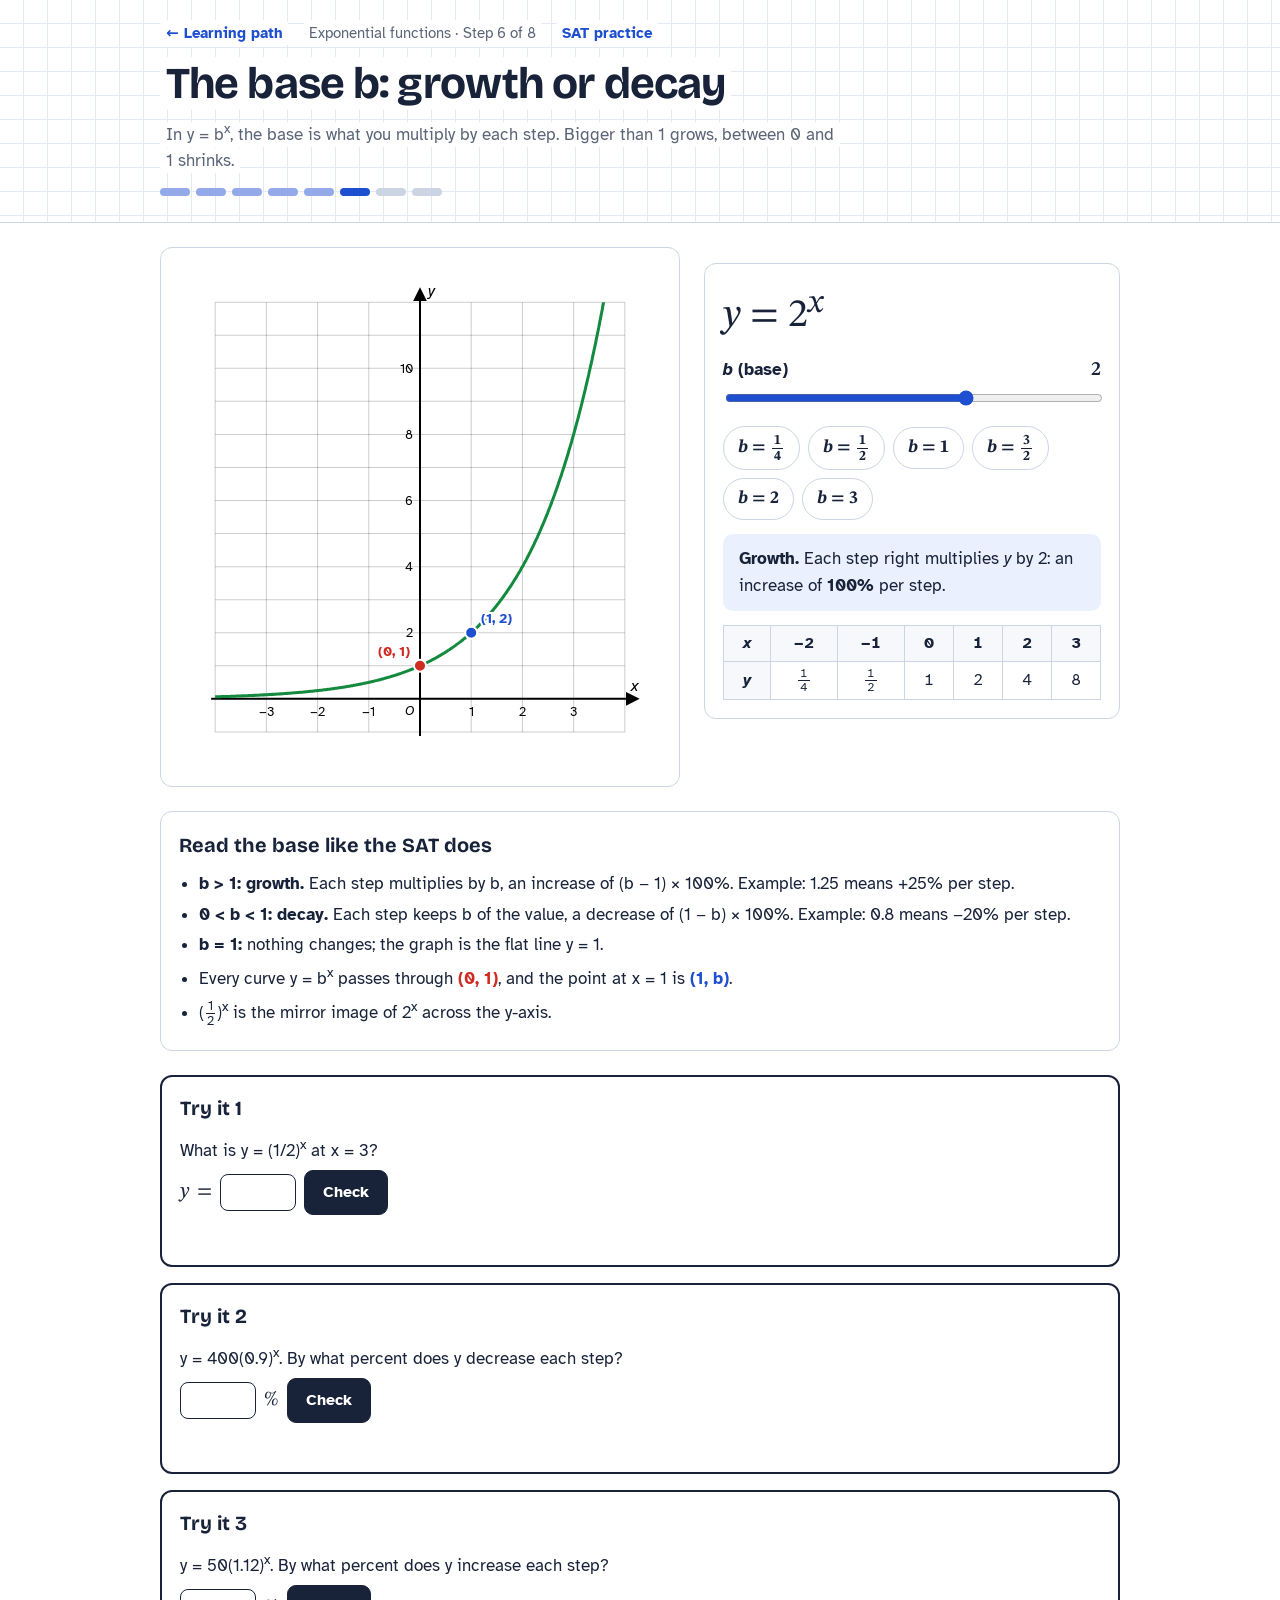
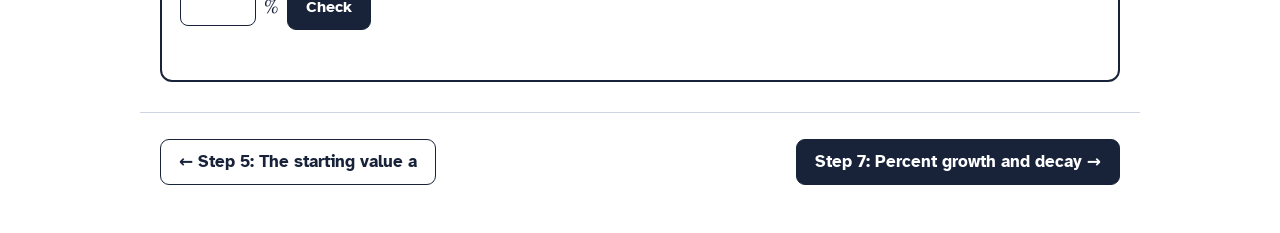
<file: learning/exponential/06-base-b.html>
<!DOCTYPE html>
<html lang="en">
<head>
<meta charset="UTF-8">
<meta name="viewport" content="width=device-width, initial-scale=1">
<title>The base b: growth or decay · SAT Math Learning</title>
<link rel="preconnect" href="https://fonts.googleapis.com"><link rel="preconnect" href="https://fonts.gstatic.com" crossorigin><link href="https://fonts.googleapis.com/css2?family=Bricolage+Grotesque:wght@500;700&family=Atkinson+Hyperlegible:wght@400;700&family=STIX+Two+Text:ital,wght@0,400;0,600;1,400&display=swap" rel="stylesheet">
<link rel="stylesheet" href="../../learning/lab.css">
<style>

</style>
</head>
<body>
<header class="lab-top"><div class="lab-wrap">
  <nav class="crumbs"><a href="../../learning.html#exponential">← Learning path</a><span>Exponential functions · Step 6 of 8</span><a href="../../index.html">SAT practice</a></nav>
  <h1><span>The base b: growth or decay</span></h1>
  <p class="goal"><span>In y = b<sup>x</sup>, the base is what you multiply by each step. Bigger than 1 grows, between 0 and 1 shrinks.</span></p>
  <nav class="steps-dots" aria-label="Steps in this group"><a href="../../learning/exponential/01-doubling-machine.html" class="done" title="Step 1: The doubling machine: y = 2ˣ" aria-label="Step 1: The doubling machine: y = 2ˣ"></a><a href="../../learning/exponential/02-doubling-stack.html" class="done" title="Step 2: Doubling vs adding" aria-label="Step 2: Doubling vs adding"></a><a href="../../learning/exponential/03-draw-2x.html" class="done" title="Step 3: Draw y = 2ˣ point by point" aria-label="Step 3: Draw y = 2ˣ point by point"></a><a href="../../learning/exponential/04-function-race.html" class="done" title="Step 4: Race: 2x vs x² vs 2ˣ" aria-label="Step 4: Race: 2x vs x² vs 2ˣ"></a><a href="../../learning/exponential/05-starting-value-a.html" class="done" title="Step 5: The starting value a" aria-label="Step 5: The starting value a"></a><a href="../../learning/exponential/06-base-b.html" class="now" title="Step 6: The base b: growth or decay" aria-label="Step 6: The base b: growth or decay"></a><a href="../../learning/exponential/07-percent-change.html" class="" title="Step 7: Percent growth and decay" aria-label="Step 7: Percent growth and decay"></a><a href="../../learning/exponential/08-find-exponential.html" class="" title="Step 8: Find the exponential equation" aria-label="Step 8: Find the exponential equation"></a></nav>
</div></header>
<main class="lab-wrap">

<div class="cols">
  <div class="panel"><div id="plot"></div></div>
  <div class="panel">
    <div class="eq big" id="eq"></div>
    <div class="ctrl"><label for="br"><span><i>b</i> (base)</span> <output id="bv"></output></label><input type="range" id="br" min="0.2" max="3" step="0.05" value="2"></div>
    <div class="row" id="chips"></div>
    <div class="note" id="msg"></div>
    <table class="t" id="tab"><thead><tr><th><i>x</i></th><th>−2</th><th>−1</th><th>0</th><th>1</th><th>2</th><th>3</th></tr></thead><tbody><tr><th><i>y</i></th><td></td><td></td><td></td><td></td><td></td><td></td></tr></tbody></table>
  </div>
</div>
<div class="panel"><h2>Read the base like the SAT does</h2>
  <ul class="points">
    <li><b>b &gt; 1: growth.</b> Each step multiplies by b, an increase of (b − 1) × 100%. Example: 1.25 means +25% per step.</li>
    <li><b>0 &lt; b &lt; 1: decay.</b> Each step keeps b of the value, a decrease of (1 − b) × 100%. Example: 0.8 means −20% per step.</li>
    <li><b>b = 1:</b> nothing changes; the graph is the flat line y = 1.</li>
    <li>Every curve y = b<sup>x</sup> passes through <span class="c-red">(0, 1)</span>, and the point at x = 1 is <span class="c-blue">(1, b)</span>.</li>
    <li>(<span class="fr"><span>1</span><span>2</span></span>)<sup>x</sup> is the mirror image of 2<sup>x</sup> across the y-axis.</li>
  </ul>
</div>
<div id="tries"></div>

</main>
<footer class="lab-wrap lab-foot"><a class="btn ghost" href="../../learning/exponential/05-starting-value-a.html">← Step 5: The starting value a</a><a class="btn" href="../../learning/exponential/07-percent-change.html">Step 7: Percent growth and decay →</a></footer>
<script src="../../learning/lab.js"></script>
<script>

const $=id=>document.getElementById(id);
const pl=Lab.plane($("plot"),{x:[-4,4],y:[-1,12],xstep:1,ystep:1,xlabel:1,ylabel:2,h:500});
const cur=pl.curve(x=>2**x); const marks=Lab.el("g",{},pl.top);
[[0.25,"1/4"],[0.5,"1/2"],[1,"1"],[1.5,"1.5"],[2,"2"],[3,"3"]].forEach(([b,t])=>{const c=document.createElement("button");c.className="chip";c.innerHTML="<i>b</i> = "+Lab.fracHTML(b);c.onclick=()=>{$("br").value=b;draw();};$("chips").appendChild(c);});
function draw(){
  const b=Lab.round(+$("br").value,2); $("bv").innerHTML=Lab.fracHTML(b);
  pl.setCurve(cur,x=>b**x); marks.innerHTML="";
  pl.dot(0,1,Lab.C.red,"(0, 1)",{layer:marks,at:[-10,-10,"end"]}); pl.dot(1,b,Lab.C.blue,`(1, ${Lab.fracText(b)})`,{layer:marks,at:[10,b>1?-10:22,"start"]});
  $("eq").innerHTML=`<i>y</i> = ${Lab.toFrac(b)&&Lab.toFrac(b)[1]!==1?"("+Lab.fracHTML(b)+")":Lab.fracHTML(b)}<sup><i>x</i></sup>`;
  $("tab").tBodies[0].rows[0].querySelectorAll("td").forEach((td,i)=>td.innerHTML=Lab.fracHTML(Lab.round(b**(i-2),4)));
  const pct=Lab.round(Math.abs(b-1)*100,1);
  $("msg").innerHTML=b>1?`<b>Growth.</b> Each step right multiplies <i>y</i> by ${Lab.fracText(b)}: an increase of <b>${pct}%</b> per step.`
    :b<1?`<b>Decay.</b> Each step right multiplies <i>y</i> by ${Lab.fracText(b)}: a decrease of <b>${pct}%</b> per step. The curve sinks toward <i>y</i> = 0 but never reaches it.`
    :"<b>b = 1:</b> 1<sup>x</sup> = 1 for every x, so the graph is flat. Not growth, not decay.";
}
$("br").oninput=draw; draw();
const T=$("tries");
Lab.tryIt(T,{title:"Try it 1",q:"What is y = (1/2)<sup>x</sup> at x = 3?",form:"<i>y</i> = {a}",check:v=>Lab.near(v.a,0.125),explain:"1/2 × 1/2 × 1/2 = 1/8."});
Lab.tryIt(T,{title:"Try it 2",q:"y = 400(0.9)<sup>x</sup>. By what percent does y decrease each step?",form:"{a} %",check:v=>Lab.near(v.a,10),explain:"0.9 keeps 90%, so 10% is lost each step."});
Lab.tryIt(T,{title:"Try it 3",q:"y = 50(1.12)<sup>x</sup>. By what percent does y increase each step?",form:"{a} %",check:v=>Lab.near(v.a,12),explain:"1.12 = 1 + 0.12."});

</script>
</body>
</html>
</file>
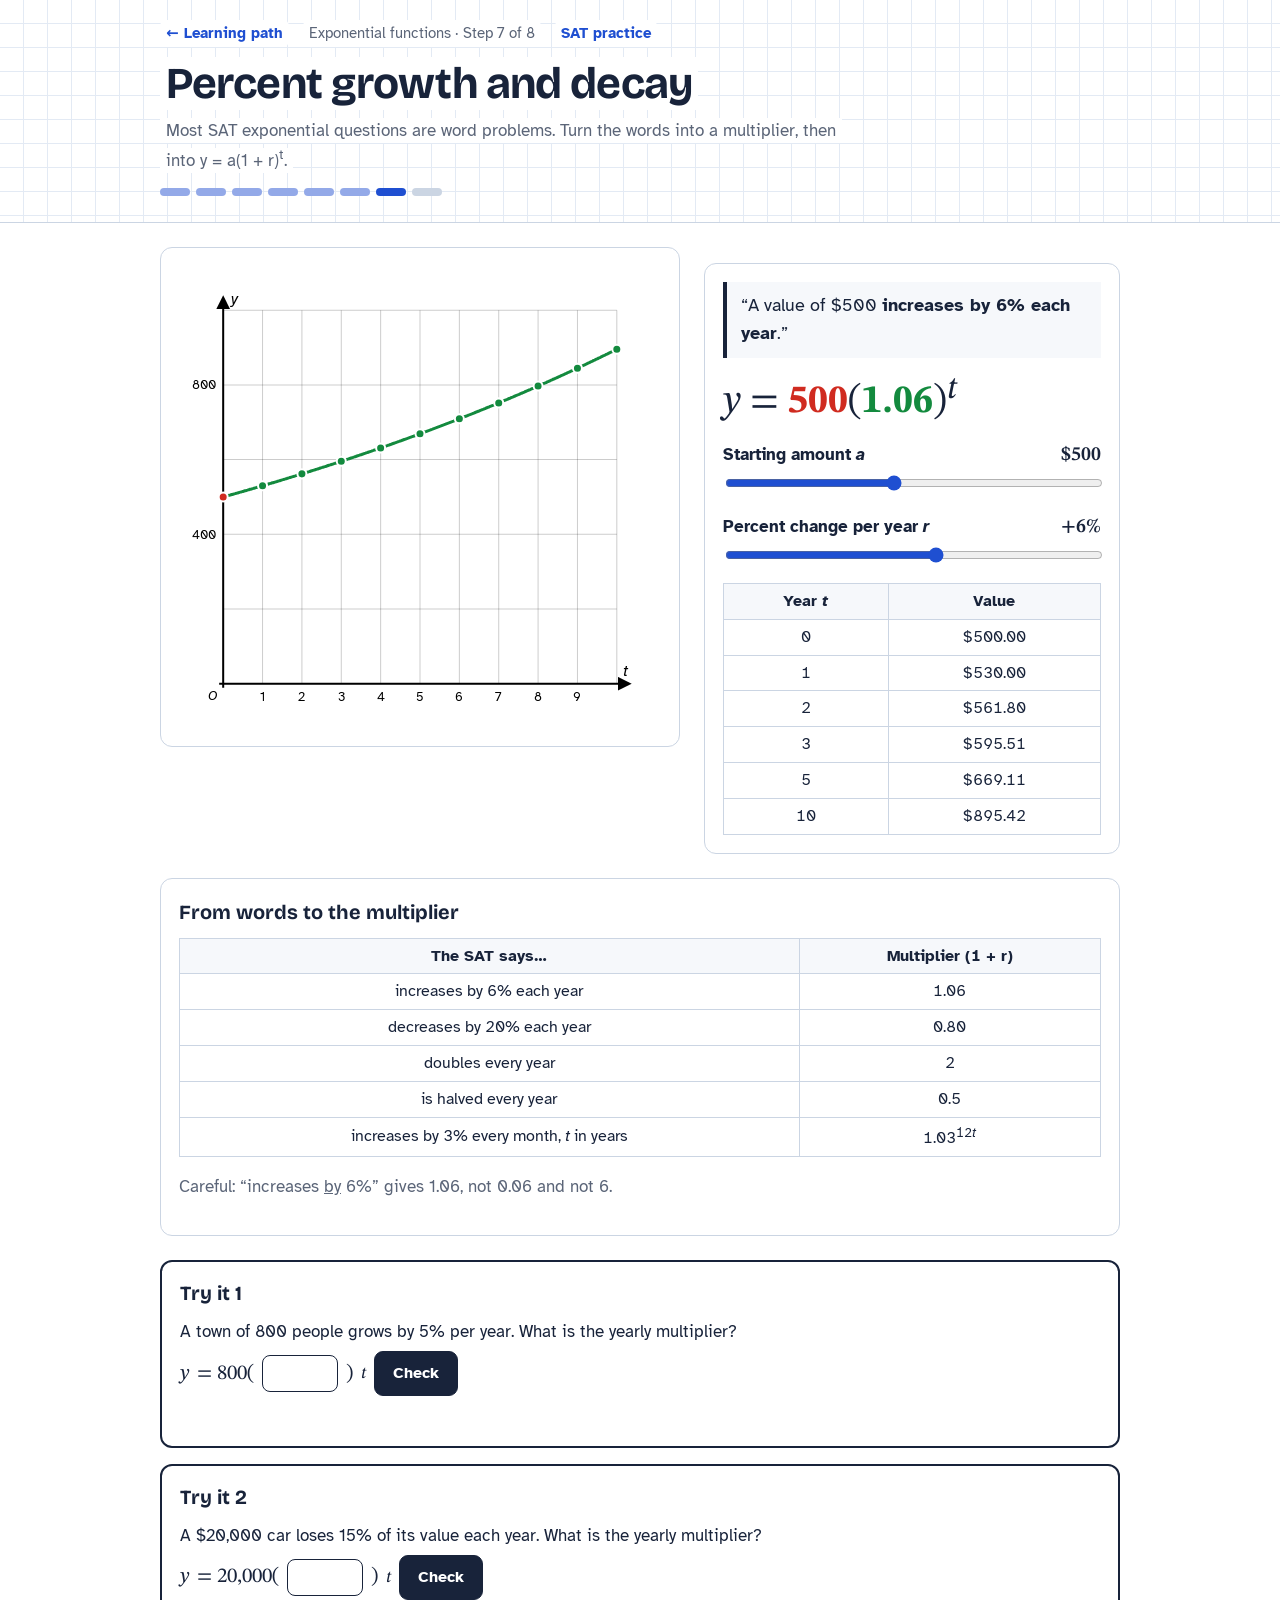
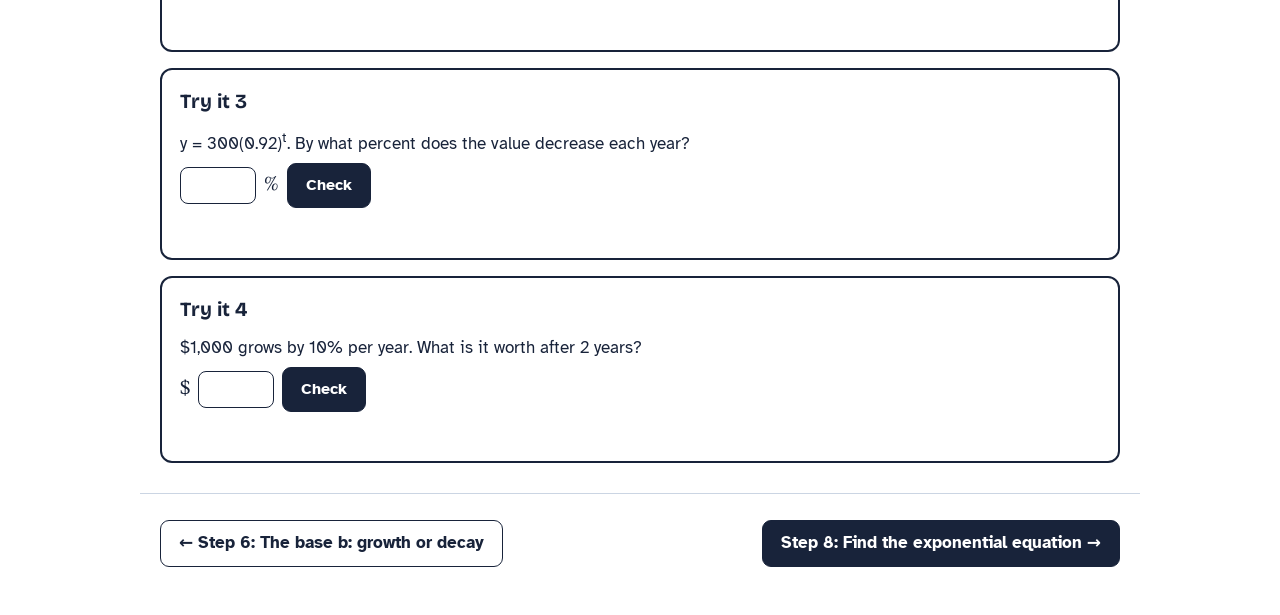
<file: learning/exponential/07-percent-change.html>
<!DOCTYPE html>
<html lang="en">
<head>
<meta charset="UTF-8">
<meta name="viewport" content="width=device-width, initial-scale=1">
<title>Percent growth and decay · SAT Math Learning</title>
<link rel="preconnect" href="https://fonts.googleapis.com"><link rel="preconnect" href="https://fonts.gstatic.com" crossorigin><link href="https://fonts.googleapis.com/css2?family=Bricolage+Grotesque:wght@500;700&family=Atkinson+Hyperlegible:wght@400;700&family=STIX+Two+Text:ital,wght@0,400;0,600;1,400&display=swap" rel="stylesheet">
<link rel="stylesheet" href="../../learning/lab.css">
<style>
.phrase{font-size:18px;background:#F6F8FB;border-left:4px solid var(--ink);padding:10px 14px;margin-bottom:10px}
</style>
</head>
<body>
<header class="lab-top"><div class="lab-wrap">
  <nav class="crumbs"><a href="../../learning.html#exponential">← Learning path</a><span>Exponential functions · Step 7 of 8</span><a href="../../index.html">SAT practice</a></nav>
  <h1><span>Percent growth and decay</span></h1>
  <p class="goal"><span>Most SAT exponential questions are word problems. Turn the words into a multiplier, then into y = a(1 + r)<sup>t</sup>.</span></p>
  <nav class="steps-dots" aria-label="Steps in this group"><a href="../../learning/exponential/01-doubling-machine.html" class="done" title="Step 1: The doubling machine: y = 2ˣ" aria-label="Step 1: The doubling machine: y = 2ˣ"></a><a href="../../learning/exponential/02-doubling-stack.html" class="done" title="Step 2: Doubling vs adding" aria-label="Step 2: Doubling vs adding"></a><a href="../../learning/exponential/03-draw-2x.html" class="done" title="Step 3: Draw y = 2ˣ point by point" aria-label="Step 3: Draw y = 2ˣ point by point"></a><a href="../../learning/exponential/04-function-race.html" class="done" title="Step 4: Race: 2x vs x² vs 2ˣ" aria-label="Step 4: Race: 2x vs x² vs 2ˣ"></a><a href="../../learning/exponential/05-starting-value-a.html" class="done" title="Step 5: The starting value a" aria-label="Step 5: The starting value a"></a><a href="../../learning/exponential/06-base-b.html" class="done" title="Step 6: The base b: growth or decay" aria-label="Step 6: The base b: growth or decay"></a><a href="../../learning/exponential/07-percent-change.html" class="now" title="Step 7: Percent growth and decay" aria-label="Step 7: Percent growth and decay"></a><a href="../../learning/exponential/08-find-exponential.html" class="" title="Step 8: Find the exponential equation" aria-label="Step 8: Find the exponential equation"></a></nav>
</div></header>
<main class="lab-wrap">

<div class="cols">
  <div class="panel"><div id="plot"></div></div>
  <div class="panel">
    <div class="phrase" id="phrase"></div>
    <div class="eq big" id="eq"></div>
    <div class="ctrl"><label for="ar"><span>Starting amount <i>a</i></span> <output id="av"></output></label><input type="range" id="ar" min="100" max="1000" step="50" value="500"></div>
    <div class="ctrl"><label for="rr"><span>Percent change per year <i>r</i></span> <output id="rv"></output></label><input type="range" id="rr" min="-50" max="50" step="1" value="6"></div>
    <table class="t" id="tab"><thead><tr><th>Year <i>t</i></th><th>Value</th></tr></thead><tbody></tbody></table>
  </div>
</div>
<div class="panel"><h2>From words to the multiplier</h2>
  <table class="t">
    <thead><tr><th>The SAT says…</th><th>Multiplier (1 + r)</th></tr></thead>
    <tbody>
      <tr><td>increases by 6% each year</td><td>1.06</td></tr>
      <tr><td>decreases by 20% each year</td><td>0.80</td></tr>
      <tr><td>doubles every year</td><td>2</td></tr>
      <tr><td>is halved every year</td><td>0.5</td></tr>
      <tr><td>increases by 3% every month, <i>t</i> in years</td><td>1.03<sup>12<i>t</i></sup></td></tr>
    </tbody>
  </table>
  <p class="muted">Careful: “increases <u>by</u> 6%” gives 1.06, not 0.06 and not 6.</p>
</div>
<div id="tries"></div>

</main>
<footer class="lab-wrap lab-foot"><a class="btn ghost" href="../../learning/exponential/06-base-b.html">← Step 6: The base b: growth or decay</a><a class="btn" href="../../learning/exponential/08-find-exponential.html">Step 8: Find the exponential equation →</a></footer>
<script src="../../learning/lab.js"></script>
<script>

const $=id=>document.getElementById(id);
let pl=null;
function nice(m){const raw=m/8, p=10**Math.floor(Math.log10(raw)), f=raw/p; return (f<=1?1:f<=2?2:f<=2.5?2.5:f<=5?5:10)*p;}
function draw(){
  const a=+$("ar").value, r=+$("rr").value/100, b=1+r;
  $("av").textContent="$"+a.toLocaleString("en-US"); $("rv").textContent=(r>0?"+":r<0?"−":"")+Math.abs(Math.round(r*100))+"%";
  const vals=[...Array(11).keys()].map(t=>a*b**t), M=Math.max(...vals,a)*1.08, st=nice(M);
  $("plot").innerHTML=""; pl=Lab.plane($("plot"),{x:[0,10],y:[0,Math.ceil(M/st)*st],xstep:1,ystep:st,xlabel:1,ylabel:st*2,h:460,pad:44,xname:"t",yname:"y"});
  pl.curve(t=>a*b**t,{from:0,to:10});
  vals.forEach((v,t)=>pl.dot(t,v,t===0?Lab.C.red:Lab.C.green,"",{r:4.5}));
  pl.label(0.15,a,"",Lab.C.red);
  const word=r>0?`increases by ${Math.round(r*100)}% each year`:r<0?`decreases by ${Math.round(-r*100)}% each year`:"does not change";
  $("phrase").innerHTML=`“A value of $${a.toLocaleString("en-US")} <b>${word}</b>.”`;
  const bs=Lab.round(b,2).toFixed(2).replace(/0$/,"");
  $("eq").innerHTML=`<i>y</i> = <span class="c-red">${a.toLocaleString("en-US")}</span>(<span class="c-green">${bs}</span>)<sup><i>t</i></sup>`;
  $("tab").tBodies[0].innerHTML=[0,1,2,3,5,10].map(t=>`<tr><td>${t}</td><td>$${(a*b**t).toLocaleString("en-US",{maximumFractionDigits:2,minimumFractionDigits:2})}</td></tr>`).join("");
}
$("ar").oninput=draw; $("rr").oninput=draw; draw();
const T=$("tries");
Lab.tryIt(T,{title:"Try it 1",q:"A town of 800 people grows by 5% per year. What is the yearly multiplier?",form:"<i>y</i> = 800({a})<sup><i>t</i></sup>",check:v=>Lab.near(v.a,1.05)});
Lab.tryIt(T,{title:"Try it 2",q:"A $20,000 car loses 15% of its value each year. What is the yearly multiplier?",form:"<i>y</i> = 20,000({a})<sup><i>t</i></sup>",check:v=>Lab.near(v.a,0.85),explain:"Keep 85% each year."});
Lab.tryIt(T,{title:"Try it 3",q:"y = 300(0.92)<sup>t</sup>. By what percent does the value decrease each year?",form:"{a} %",check:v=>Lab.near(v.a,8)});
Lab.tryIt(T,{title:"Try it 4",q:"$1,000 grows by 10% per year. What is it worth after 2 years?",form:"$ {a}",check:v=>Lab.near(v.a,1210,0.01),explain:"1,000 × 1.1 × 1.1 = 1,210. Not 1,200: the second 10% is taken on 1,100."});

</script>
</body>
</html>
</file>
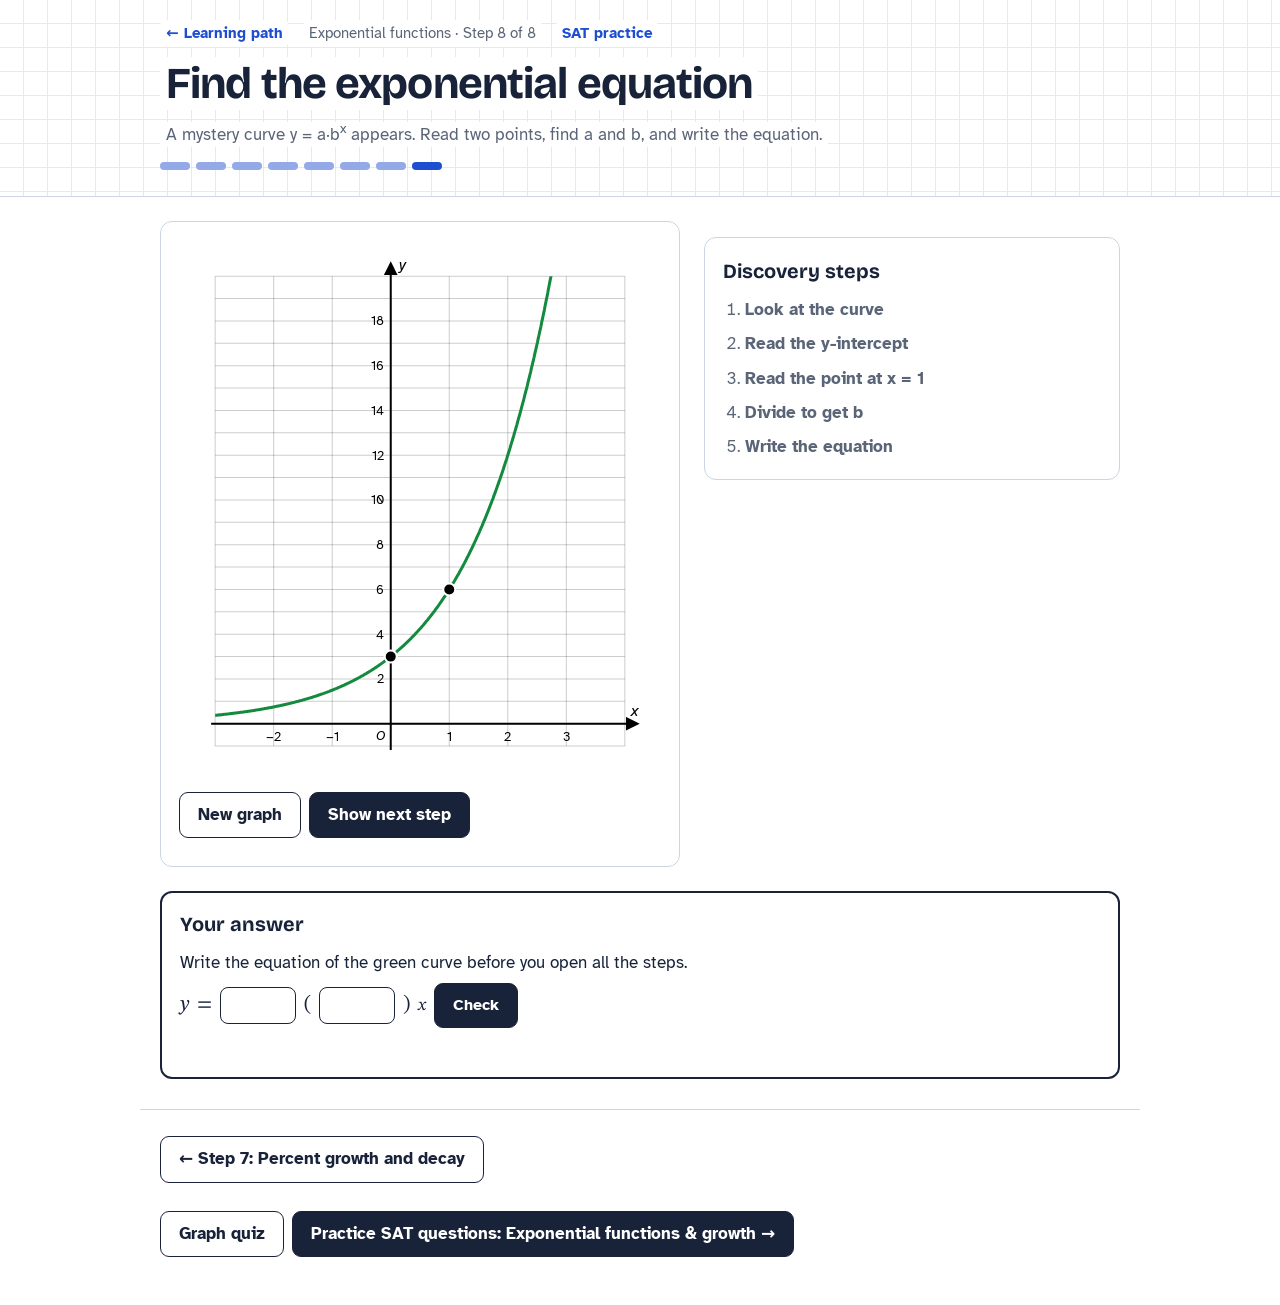
<file: learning/exponential/08-find-exponential.html>
<!DOCTYPE html>
<html lang="en">
<head>
<meta charset="UTF-8">
<meta name="viewport" content="width=device-width, initial-scale=1">
<title>Find the exponential equation · SAT Math Learning</title>
<link rel="preconnect" href="https://fonts.googleapis.com"><link rel="preconnect" href="https://fonts.gstatic.com" crossorigin><link href="https://fonts.googleapis.com/css2?family=Bricolage+Grotesque:wght@500;700&family=Atkinson+Hyperlegible:wght@400;700&family=STIX+Two+Text:ital,wght@0,400;0,600;1,400&display=swap" rel="stylesheet">
<link rel="stylesheet" href="../../learning/lab.css">
<style>

ol.disc{margin:0;padding-left:22px;display:grid;gap:8px}
ol.disc li{color:var(--muted)}
ol.disc li.open{color:var(--ink)}
ol.disc li div{margin-top:2px}

</style>
</head>
<body>
<header class="lab-top"><div class="lab-wrap">
  <nav class="crumbs"><a href="../../learning.html#exponential">← Learning path</a><span>Exponential functions · Step 8 of 8</span><a href="../../index.html">SAT practice</a></nav>
  <h1><span>Find the exponential equation</span></h1>
  <p class="goal"><span>A mystery curve y = a·b<sup>x</sup> appears. Read two points, find a and b, and write the equation.</span></p>
  <nav class="steps-dots" aria-label="Steps in this group"><a href="../../learning/exponential/01-doubling-machine.html" class="done" title="Step 1: The doubling machine: y = 2ˣ" aria-label="Step 1: The doubling machine: y = 2ˣ"></a><a href="../../learning/exponential/02-doubling-stack.html" class="done" title="Step 2: Doubling vs adding" aria-label="Step 2: Doubling vs adding"></a><a href="../../learning/exponential/03-draw-2x.html" class="done" title="Step 3: Draw y = 2ˣ point by point" aria-label="Step 3: Draw y = 2ˣ point by point"></a><a href="../../learning/exponential/04-function-race.html" class="done" title="Step 4: Race: 2x vs x² vs 2ˣ" aria-label="Step 4: Race: 2x vs x² vs 2ˣ"></a><a href="../../learning/exponential/05-starting-value-a.html" class="done" title="Step 5: The starting value a" aria-label="Step 5: The starting value a"></a><a href="../../learning/exponential/06-base-b.html" class="done" title="Step 6: The base b: growth or decay" aria-label="Step 6: The base b: growth or decay"></a><a href="../../learning/exponential/07-percent-change.html" class="done" title="Step 7: Percent growth and decay" aria-label="Step 7: Percent growth and decay"></a><a href="../../learning/exponential/08-find-exponential.html" class="now" title="Step 8: Find the exponential equation" aria-label="Step 8: Find the exponential equation"></a></nav>
</div></header>
<main class="lab-wrap">

<div class="cols">
  <div class="panel"><div id="plot"></div>
    <div class="row"><button class="btn ghost" id="new">New graph</button><button class="btn" id="stepBtn">Show next step</button></div>
  </div>
  <div class="panel"><h2>Discovery steps</h2>
    <ol class="disc" id="steps"></ol>
  </div>
</div>
<div id="tries"></div>

</main>
<footer class="lab-wrap lab-foot"><a class="btn ghost" href="../../learning/exponential/07-percent-change.html">← Step 7: Percent growth and decay</a><span class="row" style="margin:0"><a class="btn ghost" href="../../index.html#graph-quizzes">Graph quiz</a><a class="btn" href="../../index.html#topic-8">Practice SAT questions: Exponential functions & growth →</a></span></footer>
<script src="../../learning/lab.js"></script>
<script>

const $=id=>document.getElementById(id);
const POOL=[[1,2],[2,2],[3,2],[4,2],[1,3],[2,3],[16,0.5],[8,0.5],[12,0.5],[9,1/3],[4,1.5],[1,4]];
let a=3,b=2,shown=0,pi=2;
const pl=Lab.plane($("plot"),{x:[-3,4],y:[-1,20],xstep:1,ystep:1,xlabel:1,ylabel:2,h:540});
function stepsHTML(){
  const f1=a*b;
  return [
    ["Look at the curve","It is smooth, never touches the <i>x</i>-axis and changes faster and faster (or slower and slower): exponential."],
    ["Read the y-intercept",`The curve crosses the <i>y</i>-axis at <span class="c-red">A(0, ${Lab.fracText(a)})</span>. At <i>x</i> = 0, <i>b</i><sup>0</sup> = 1, so <b><i>a</i> = ${Lab.fracText(a)}</b>.`],
    ["Read the point at x = 1",`The curve passes through <span class="c-blue">B(1, ${Lab.fracText(f1)})</span>.`],
    ["Divide to get b",`<i>b</i> = <i>y</i>(1) ÷ <i>y</i>(0) = ${Lab.fracText(f1)} ÷ ${Lab.fracText(a)} = <b>${Lab.fracHTML(b)}</b>. ${b>1?"b &gt; 1: growth.":"0 &lt; b &lt; 1: decay."}`],
    ["Write the equation",`<span class="eq"><i>y</i> = ${a===1?"":Lab.fracText(a)}(${Lab.fracHTML(b)})<sup><i>x</i></sup></span>. Check: at <i>x</i> = 2, <i>y</i> = ${Lab.fracText(a*b*b)}.`],
  ];
}
function draw(){
  pl.clear(); pl.curve(x=>a*b**x);
  if(shown>=2) pl.dot(0,a,Lab.C.red,`A(0, ${Lab.fracText(a)})`,{at:[-10,-10,"end"]}); else pl.dot(0,a,"#000");
  if(shown>=3) pl.dot(1,a*b,Lab.C.blue,`B(1, ${Lab.fracText(a*b)})`,{at:[12,b>1?18:-12,"start"]}); else pl.dot(1,a*b,"#000");
  $("steps").innerHTML=stepsHTML().map(([h,t],i)=>`<li class="${i<shown?"open":""}"><b>${h}</b>${i<shown?`<div>${t}</div>`:""}</li>`).join("");
  $("stepBtn").disabled=shown>=5;
}
$("stepBtn").onclick=()=>{shown=Math.min(5,shown+1);draw();};
$("new").onclick=()=>{let k;do{k=Math.floor(Math.random()*POOL.length);}while(k===pi);pi=k;[a,b]=POOL[k];shown=0;draw();t.reset();};
draw();
const t=Lab.tryIt($("tries"),{title:"Your answer",q:"Write the equation of the green curve before you open all the steps.",form:"<i>y</i> = {a}({b})<sup><i>x</i></sup>",check:v=>Lab.near(v.a,a)&&Lab.near(v.b,b,1e-4),hint:"a is the y-intercept; b = (y at x = 1) ÷ (y at x = 0)."});

</script>
</body>
</html>
</file>
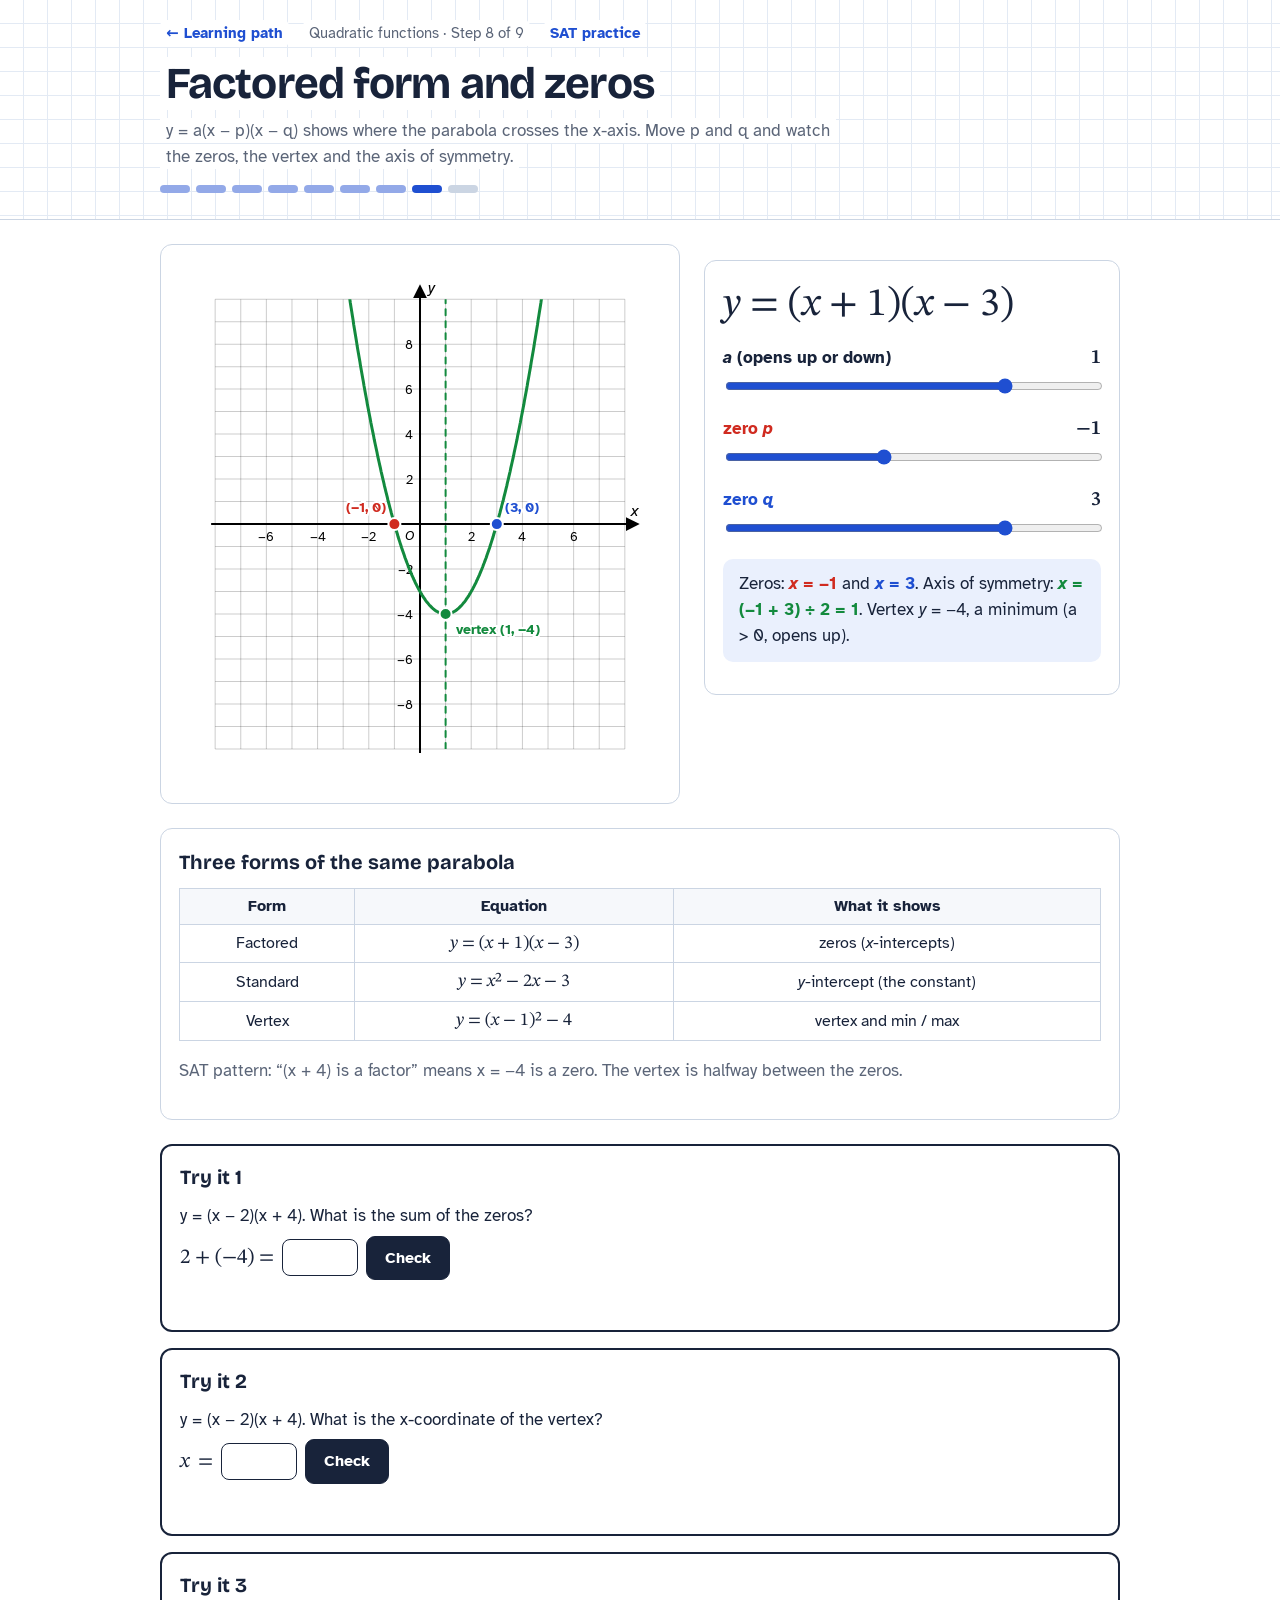
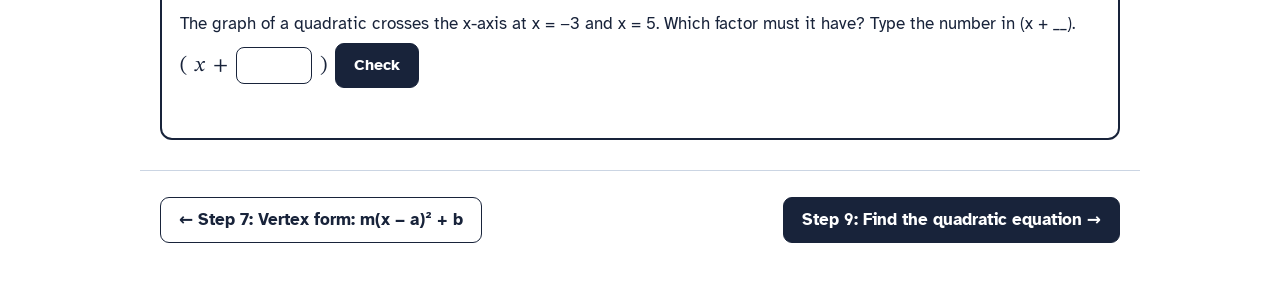
<file: learning/quadratic/factored-form.html>
<!DOCTYPE html>
<html lang="en">
<head>
<meta charset="UTF-8">
<meta name="viewport" content="width=device-width, initial-scale=1">
<title>Factored form and zeros · SAT Math Learning</title>
<link rel="preconnect" href="https://fonts.googleapis.com"><link rel="preconnect" href="https://fonts.gstatic.com" crossorigin><link href="https://fonts.googleapis.com/css2?family=Bricolage+Grotesque:wght@500;700&family=Atkinson+Hyperlegible:wght@400;700&family=STIX+Two+Text:ital,wght@0,400;0,600;1,400&display=swap" rel="stylesheet">
<link rel="stylesheet" href="../../learning/lab.css">
<style>

</style>
</head>
<body>
<header class="lab-top"><div class="lab-wrap">
  <nav class="crumbs"><a href="../../learning.html#quadratic">← Learning path</a><span>Quadratic functions · Step 8 of 9</span><a href="../../index.html">SAT practice</a></nav>
  <h1><span>Factored form and zeros</span></h1>
  <p class="goal"><span>y = a(x − p)(x − q) shows where the parabola crosses the x-axis. Move p and q and watch the zeros, the vertex and the axis of symmetry.</span></p>
  <nav class="steps-dots" aria-label="Steps in this group"><a href="https://benchvue.github.io/GeoGebra/week04/basic-diagram.html" class="done" title="Step 1: The squaring machine: f(x) = x²" aria-label="Step 1: The squaring machine: f(x) = x²"></a><a href="https://benchvue.github.io/GeoGebra/week04/calculate-square.html" class="done" title="Step 2: Why it is called a square" aria-label="Step 2: Why it is called a square"></a><a href="https://benchvue.github.io/GeoGebra/week04/square-drawing.html" class="done" title="Step 3: Growing squares" aria-label="Step 3: Growing squares"></a><a href="https://benchvue.github.io/GeoGebra/week04/squre-x-y-drawing.html" class="done" title="Step 4: From squares to a parabola" aria-label="Step 4: From squares to a parabola"></a><a href="https://benchvue.github.io/GeoGebra/week04/quadratic-a.html" class="done" title="Step 5: The coefficient a: narrow or wide" aria-label="Step 5: The coefficient a: narrow or wide"></a><a href="https://benchvue.github.io/GeoGebra/week04/quadratic-c.html" class="done" title="Step 6: The constant c: shift up or down" aria-label="Step 6: The constant c: shift up or down"></a><a href="https://benchvue.github.io/GeoGebra/week04/function-quadratic.html" class="done" title="Step 7: Vertex form: m(x − a)² + b" aria-label="Step 7: Vertex form: m(x − a)² + b"></a><a href="../../learning/quadratic/factored-form.html" class="now" title="Step 8: Factored form and zeros" aria-label="Step 8: Factored form and zeros"></a><a href="../../learning/quadratic/find-quadratic.html" class="" title="Step 9: Find the quadratic equation" aria-label="Step 9: Find the quadratic equation"></a></nav>
</div></header>
<main class="lab-wrap">

<div class="cols">
  <div class="panel"><div id="plot"></div></div>
  <div class="panel">
    <div class="eq big" id="eq"></div>
    <div class="ctrl"><label for="ar"><span><i>a</i> (opens up or down)</span> <output id="av"></output></label><input type="range" id="ar" min="-2" max="2" step="0.5" value="1"></div>
    <div class="ctrl"><label for="pr"><span class="c-red">zero <i>p</i></span> <output id="pv"></output></label><input type="range" id="pr" min="-6" max="6" step="1" value="-1"></div>
    <div class="ctrl"><label for="qr"><span class="c-blue">zero <i>q</i></span> <output id="qv"></output></label><input type="range" id="qr" min="-6" max="6" step="1" value="3"></div>
    <div class="note" id="facts"></div>
  </div>
</div>
<div class="panel"><h2>Three forms of the same parabola</h2>
  <table class="t"><thead><tr><th>Form</th><th>Equation</th><th>What it shows</th></tr></thead>
  <tbody>
    <tr><td>Factored</td><td class="m" id="f1"></td><td>zeros (<i>x</i>-intercepts)</td></tr>
    <tr><td>Standard</td><td class="m" id="f2"></td><td><i>y</i>-intercept (the constant)</td></tr>
    <tr><td>Vertex</td><td class="m" id="f3"></td><td>vertex and min / max</td></tr>
  </tbody></table>
  <p class="muted">SAT pattern: “(x + 4) is a factor” means x = −4 is a zero. The vertex is halfway between the zeros.</p>
</div>
<div id="tries"></div>

</main>
<footer class="lab-wrap lab-foot"><a class="btn ghost" href="https://benchvue.github.io/GeoGebra/week04/function-quadratic.html">← Step 7: Vertex form: m(x − a)² + b</a><a class="btn" href="../../learning/quadratic/find-quadratic.html">Step 9: Find the quadratic equation →</a></footer>
<script src="../../learning/lab.js"></script>
<script>

const $=id=>document.getElementById(id);
const pl=Lab.plane($("plot"),{x:[-8,8],y:[-10,10],xstep:1,ystep:1,xlabel:2,ylabel:2,h:520});
const axis=pl.seg(0,-10,0,10,{color:Lab.C.green,dash:"6 6",width:2}); const cur=pl.curve(x=>x); const marks=Lab.el("g",{},pl.top);
const F=Lab.fracHTML;
function fac(r){return r===0?"<i>x</i>":`(<i>x</i> ${r>0?"−":"+"} ${Math.abs(r)})`;}
function poly(c2,c1,c0){
  let s=""; const t=(c,v,first)=>{ if(Lab.near(c,0))return ""; const neg=c<0, ab=Math.abs(c); const coef=(v&&Lab.near(ab,1))?"":F(ab); return (first?(neg?"−":""):(neg?" − ":" + "))+coef+v; };
  [[c2,"<i>x</i>²"],[c1,"<i>x</i>"],[c0,""]].forEach(([c,v])=>{const x=t(c,v,!s); s+=x;}); return s||"0";
}
function draw(){
  let a=+$("ar").value; if(a===0){a=0.5;$("ar").value=0.5;}
  const p=+$("pr").value,q=+$("qr").value,h=(p+q)/2,k=a*(h-p)*(h-q);
  $("av").innerHTML=F(a); $("pv").textContent=Lab.minus(p); $("qv").textContent=Lab.minus(q);
  pl.setCurve(cur,x=>a*(x-p)*(x-q)); axis.setAttribute("x1",pl.X(h)); axis.setAttribute("x2",pl.X(h));
  marks.innerHTML="";
  const A=a===1?"":a===-1?"−":F(a);
  // zero labels go on the outer side of each zero, on the side of the x-axis the curve is NOT on there
  const dy=a>0?-12:24, lo=Math.min(p,q);
  const lab=(x,c)=>pl.dot(x,0,c,`(${Lab.minus(x)}, 0)`,{layer:marks,at:p===q?[0,dy,"middle"]:x===lo?[-8,dy,"end"]:[8,dy,"start"]});
  if(p===q){ lab(p,Lab.C.red); } else { lab(p,Lab.C.red); lab(q,Lab.C.blue); }
  if(p!==q) pl.dot(h,k,Lab.C.green,`vertex (${Lab.fracText(h)}, ${Lab.fracText(k)})`,{layer:marks,at:[10,a>0?20:-12,"start"]});
  const fact=`${A}${fac(p)}${p===q?"²":fac(q)}`;
  $("eq").innerHTML=`<i>y</i> = ${fact}`;
  $("f1").innerHTML=`<i>y</i> = ${fact}`;
  $("f2").innerHTML=`<i>y</i> = ${poly(a,-a*(p+q),a*p*q)}`;
  const hv=h===0?"<i>x</i>²":`(<i>x</i> ${h>0?"−":"+"} ${F(Math.abs(h))})²`, kv=Lab.near(k,0)?"":` ${k>0?"+":"−"} ${F(Math.abs(k))}`;
  $("f3").innerHTML=`<i>y</i> = ${A}${hv}${kv}`;
  $("facts").innerHTML=p===q?`<b>Double zero.</b> Both factors are the same, so the parabola just touches the <i>x</i>-axis at (${Lab.minus(p)}, 0). That point is also the vertex.`
    :`Zeros: <span class="c-red"><i>x</i> = ${Lab.minus(p)}</span> and <span class="c-blue"><i>x</i> = ${Lab.minus(q)}</span>. Axis of symmetry: <span class="c-green"><i>x</i> = (${Lab.minus(p)} + ${Lab.minus(q)}) ÷ 2 = ${F(h)}</span>. Vertex <i>y</i> = ${F(k)}, a ${a>0?"minimum (a &gt; 0, opens up)":"maximum (a &lt; 0, opens down)"}.`;
}
["ar","pr","qr"].forEach(i=>$(i).oninput=draw); draw();
const T=$("tries");
Lab.tryIt(T,{title:"Try it 1",q:"y = (x − 2)(x + 4). What is the sum of the zeros?",form:"2 + (−4) = {a}",check:v=>v.a===-2});
Lab.tryIt(T,{title:"Try it 2",q:"y = (x − 2)(x + 4). What is the x-coordinate of the vertex?",form:"<i>x</i> = {a}",check:v=>v.a===-1,explain:"Halfway between 2 and −4."});
Lab.tryIt(T,{title:"Try it 3",q:"The graph of a quadratic crosses the x-axis at x = −3 and x = 5. Which factor must it have? Type the number in (x + __).",form:"(<i>x</i> + {a})",check:v=>v.a===3,explain:"A zero at x = −3 comes from the factor (x + 3)."});

</script>
</body>
</html>
</file>
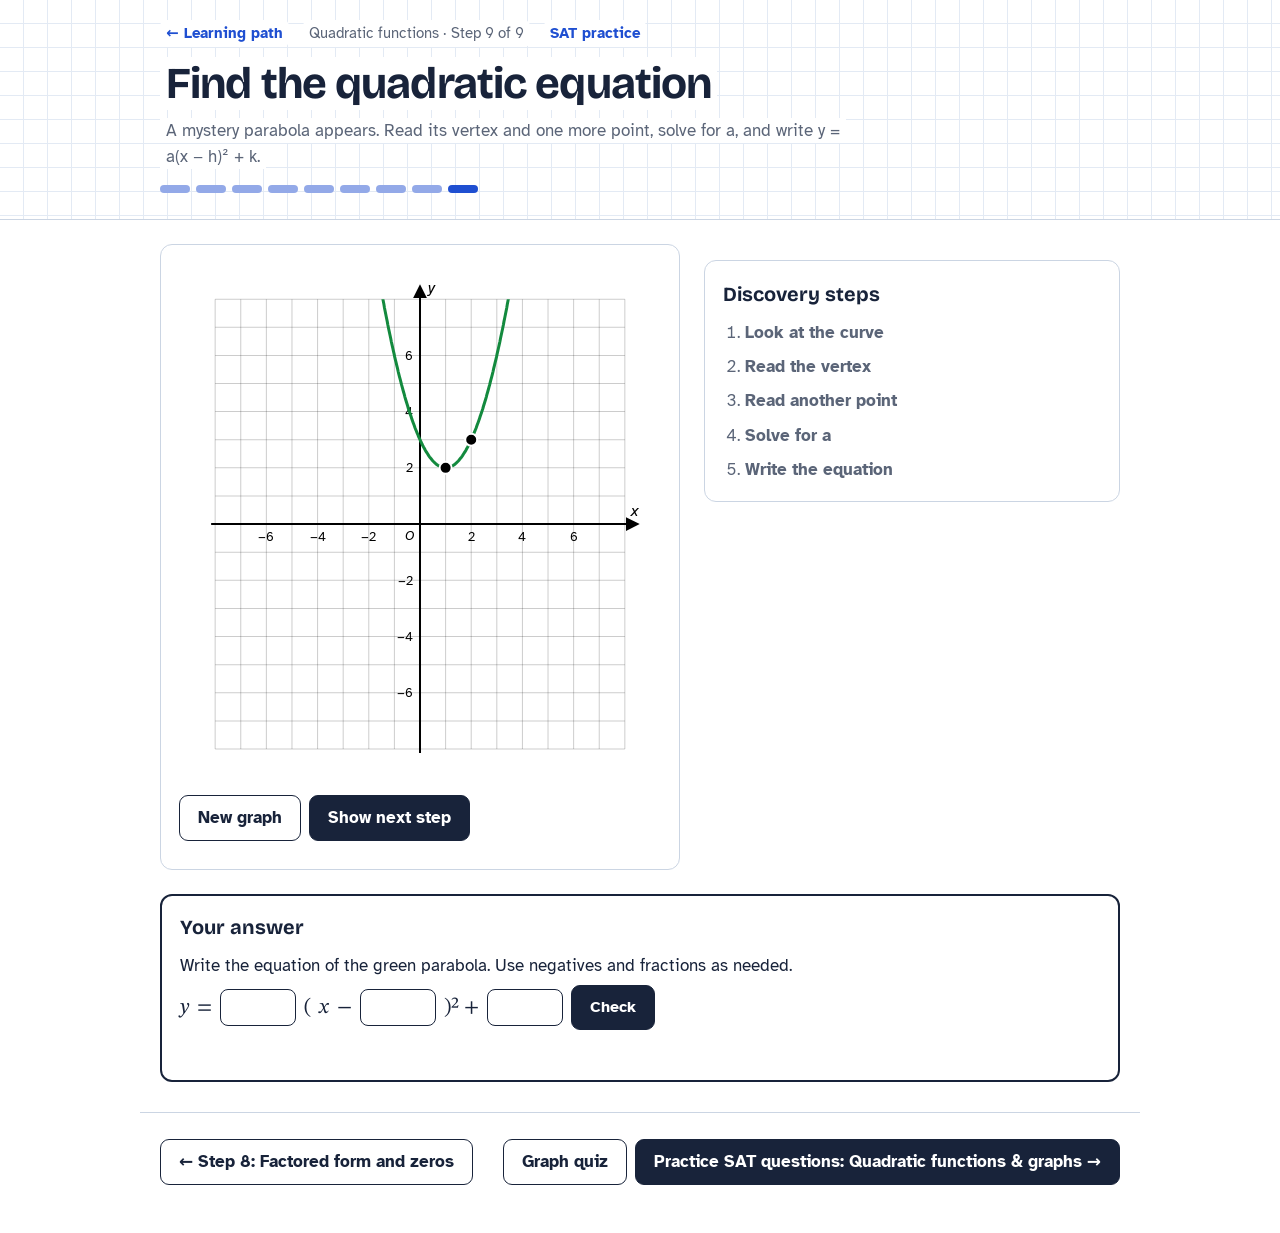
<file: learning/quadratic/find-quadratic.html>
<!DOCTYPE html>
<html lang="en">
<head>
<meta charset="UTF-8">
<meta name="viewport" content="width=device-width, initial-scale=1">
<title>Find the quadratic equation · SAT Math Learning</title>
<link rel="preconnect" href="https://fonts.googleapis.com"><link rel="preconnect" href="https://fonts.gstatic.com" crossorigin><link href="https://fonts.googleapis.com/css2?family=Bricolage+Grotesque:wght@500;700&family=Atkinson+Hyperlegible:wght@400;700&family=STIX+Two+Text:ital,wght@0,400;0,600;1,400&display=swap" rel="stylesheet">
<link rel="stylesheet" href="../../learning/lab.css">
<style>

ol.disc{margin:0;padding-left:22px;display:grid;gap:8px}
ol.disc li{color:var(--muted)}
ol.disc li.open{color:var(--ink)}
ol.disc li div{margin-top:2px}

</style>
</head>
<body>
<header class="lab-top"><div class="lab-wrap">
  <nav class="crumbs"><a href="../../learning.html#quadratic">← Learning path</a><span>Quadratic functions · Step 9 of 9</span><a href="../../index.html">SAT practice</a></nav>
  <h1><span>Find the quadratic equation</span></h1>
  <p class="goal"><span>A mystery parabola appears. Read its vertex and one more point, solve for a, and write y = a(x − h)² + k.</span></p>
  <nav class="steps-dots" aria-label="Steps in this group"><a href="https://benchvue.github.io/GeoGebra/week04/basic-diagram.html" class="done" title="Step 1: The squaring machine: f(x) = x²" aria-label="Step 1: The squaring machine: f(x) = x²"></a><a href="https://benchvue.github.io/GeoGebra/week04/calculate-square.html" class="done" title="Step 2: Why it is called a square" aria-label="Step 2: Why it is called a square"></a><a href="https://benchvue.github.io/GeoGebra/week04/square-drawing.html" class="done" title="Step 3: Growing squares" aria-label="Step 3: Growing squares"></a><a href="https://benchvue.github.io/GeoGebra/week04/squre-x-y-drawing.html" class="done" title="Step 4: From squares to a parabola" aria-label="Step 4: From squares to a parabola"></a><a href="https://benchvue.github.io/GeoGebra/week04/quadratic-a.html" class="done" title="Step 5: The coefficient a: narrow or wide" aria-label="Step 5: The coefficient a: narrow or wide"></a><a href="https://benchvue.github.io/GeoGebra/week04/quadratic-c.html" class="done" title="Step 6: The constant c: shift up or down" aria-label="Step 6: The constant c: shift up or down"></a><a href="https://benchvue.github.io/GeoGebra/week04/function-quadratic.html" class="done" title="Step 7: Vertex form: m(x − a)² + b" aria-label="Step 7: Vertex form: m(x − a)² + b"></a><a href="../../learning/quadratic/factored-form.html" class="done" title="Step 8: Factored form and zeros" aria-label="Step 8: Factored form and zeros"></a><a href="../../learning/quadratic/find-quadratic.html" class="now" title="Step 9: Find the quadratic equation" aria-label="Step 9: Find the quadratic equation"></a></nav>
</div></header>
<main class="lab-wrap">

<div class="cols">
  <div class="panel"><div id="plot"></div>
    <div class="row"><button class="btn ghost" id="new">New graph</button><button class="btn" id="stepBtn">Show next step</button></div>
  </div>
  <div class="panel"><h2>Discovery steps</h2><ol class="disc" id="steps"></ol></div>
</div>
<div id="tries"></div>

</main>
<footer class="lab-wrap lab-foot"><a class="btn ghost" href="../../learning/quadratic/factored-form.html">← Step 8: Factored form and zeros</a><span class="row" style="margin:0"><a class="btn ghost" href="../../index.html#graph-quizzes">Graph quiz</a><a class="btn" href="../../index.html#topic-7">Practice SAT questions: Quadratic functions & graphs →</a></span></footer>
<script src="../../learning/lab.js"></script>
<script>

const $=id=>document.getElementById(id);
const pl=Lab.plane($("plot"),{x:[-8,8],y:[-8,8],xstep:1,ystep:1,xlabel:2,ylabel:2,h:520});
let h=1,k=2,a=1,shown=0;
function pick(){
  const As=[1,-1,2,-2,0.5,-0.5];
  for(;;){ a=As[Math.floor(Math.random()*As.length)]; h=Math.floor(Math.random()*9)-4; k=Math.floor(Math.random()*11)-5;
    const d=Math.abs(a)===0.5?2:1, y2=k+a*d*d; if(y2>=-7&&y2<=7&&h+d<=7) return; }
}
function B(){const d=Math.abs(a)===0.5?2:1; return {x:h+d,y:k+a*d*d,d};}
const F=Lab.fracHTML, T=Lab.fracText;
function vf(){const A=a===1?"":a===-1?"−":F(a); const hx=h===0?"<i>x</i>":`(<i>x</i> ${h>0?"−":"+"} ${Math.abs(h)})`; return `<i>y</i> = ${A}${hx}²${k===0?"":` ${k>0?"+":"−"} ${Math.abs(k)}`}`;}
function stepsHTML(){
  const b=B();
  return [
    ["Look at the curve",`A U-shape: a parabola that opens ${a>0?"up (a &gt; 0)":"down (a &lt; 0)"}.`],
    ["Read the vertex",`The ${a>0?"lowest":"highest"} point is <span class="c-red">A(${Lab.minus(h)}, ${Lab.minus(k)})</span>, so <i>h</i> = ${Lab.minus(h)} and <i>k</i> = ${Lab.minus(k)}: <i>y</i> = <i>a</i>(<i>x</i> − ${h<0?"("+Lab.minus(h)+")":h})² + ${k<0?"("+Lab.minus(k)+")":k}.`],
    ["Read another point",`The parabola also passes through <span class="c-blue">B(${Lab.minus(b.x)}, ${T(b.y)})</span>.`],
    ["Solve for a",`${T(b.y)} = <i>a</i>(${Lab.minus(b.x)} − ${h<0?"("+Lab.minus(h)+")":h})² + ${k<0?"("+Lab.minus(k)+")":k} → ${T(b.y-k)} = <i>a</i>·${b.d*b.d} → <b><i>a</i> = ${F(a)}</b>.`],
    ["Write the equation",`<span class="eq">${vf()}</span>`],
  ];
}
function draw(){
  pl.clear(); pl.curve(x=>a*(x-h)**2+k); const b=B();
  if(shown>=2) pl.dot(h,k,Lab.C.red,`A(${Lab.minus(h)}, ${Lab.minus(k)})`,{at:[-10,a>0?22:-12,"end"]}); else pl.dot(h,k,"#000");
  if(shown>=3) pl.dot(b.x,b.y,Lab.C.blue,`B(${Lab.minus(b.x)}, ${T(b.y)})`,{at:[12,a>0?14:-8,"start"]}); else pl.dot(b.x,b.y,"#000");
  $("steps").innerHTML=stepsHTML().map(([t,d],i)=>`<li class="${i<shown?"open":""}"><b>${t}</b>${i<shown?`<div>${d}</div>`:""}</li>`).join("");
  $("stepBtn").disabled=shown>=5;
}
$("stepBtn").onclick=()=>{shown=Math.min(5,shown+1);draw();};
$("new").onclick=()=>{const o=[a,h,k];do{pick();}while(o[0]===a&&o[1]===h&&o[2]===k);shown=0;draw();t.reset();};
draw();
const t=Lab.tryIt($("tries"),{title:"Your answer",q:"Write the equation of the green parabola. Use negatives and fractions as needed.",form:"<i>y</i> = {a}(<i>x</i> − {h})² + {k}",check:v=>Lab.near(v.a,a)&&Lab.near(v.h,h)&&Lab.near(v.k,k),hint:"the vertex gives h and k; put the other point in to solve for a."});

</script>
</body>
</html>
</file>
<file: learning/lab.css>
/* Shared style for the SAT Math learning pages (matches index.html) */
:root{
  --paper:#FFFFFF; --ink:#18233A; --muted:#5B6578; --line:#CBD5E3; --grid:#E3EAF4;
  --accent:#1F4FD1; --accent-soft:#EAF0FD;
  --ok:#17784A; --ok-soft:#E6F4EC; --bad:#B42318; --bad-soft:#FDECEA;
  --green:#138A3E; --red:#D02B20; --blue:#1F4FD1;
  --head:"Bricolage Grotesque",system-ui,sans-serif;
  --body:"Atkinson Hyperlegible",system-ui,sans-serif;
  --math:"STIX Two Text","Times New Roman",serif;
}
*,*::before,*::after{box-sizing:border-box}
html{-webkit-text-size-adjust:100%}
body{margin:0;background:var(--paper);color:var(--ink);font-family:var(--body);font-size:17px;line-height:1.55}
button{font:inherit;color:inherit}
:focus-visible{outline:3px solid var(--accent);outline-offset:2px}
[hidden]{display:none!important}
a{color:var(--accent)}
.lab-wrap{max-width:1000px;margin:0 auto;padding:0 20px}

/* header */
.lab-top{border-bottom:1px solid var(--line);
  background-image:linear-gradient(var(--grid) 1px,transparent 1px),linear-gradient(90deg,var(--grid) 1px,transparent 1px);
  background-size:24px 24px;background-position:-1px -1px}
.lab-top .lab-wrap{padding-top:20px;padding-bottom:26px}
.crumbs{display:flex;gap:6px 14px;flex-wrap:wrap;align-items:center;font-size:15px}
.crumbs a{font-weight:700;text-decoration:none;background:var(--paper);padding:2px 6px;border-radius:6px}
.crumbs span{color:var(--muted);background:var(--paper);padding:2px 6px;border-radius:6px}
.lab-top h1{font-family:var(--head);font-weight:700;font-size:clamp(28px,5vw,44px);line-height:1.06;letter-spacing:-.02em;margin:14px 0 10px}
.lab-top h1 span{background:var(--paper);box-decoration-break:clone;-webkit-box-decoration-break:clone;padding:0 6px}
.goal{max-width:62ch;margin:0;color:var(--muted)}
.goal span{background:var(--paper);padding:2px 6px;box-decoration-break:clone;-webkit-box-decoration-break:clone}
.steps-dots{display:flex;gap:6px;margin-top:14px}
.steps-dots a{width:30px;height:8px;border-radius:4px;background:var(--line)}
.steps-dots a.done{background:#93A9E8}
.steps-dots a.now{background:var(--accent)}

/* layout */
.cols{display:grid;grid-template-columns:minmax(0,1.25fr) minmax(0,1fr);gap:24px;align-items:start;margin:24px 0}
@media (max-width:820px){.cols{grid-template-columns:minmax(0,1fr)}}
.panel{border:1.5px solid var(--line);border-radius:12px;padding:18px}
.panel h2,.try h2{font-family:var(--head);font-weight:700;font-size:20px;margin:0 0 10px}
.panel+.panel{margin-top:16px}
section.block{margin:26px 0}

/* math & text */
.eq{font-family:var(--math);font-size:26px;line-height:1.3}
.eq.big{font-size:clamp(28px,5vw,40px)}
.eq i,.m i{font-style:italic}
.m{font-family:var(--math);font-size:1.12em}
.c-red{color:var(--red);font-weight:700}.c-green{color:var(--green);font-weight:700}.c-blue{color:var(--blue);font-weight:700}
.fr{display:inline-flex;flex-direction:column;vertical-align:middle;text-align:center;font-size:.78em;line-height:1.05;margin:0 2px}
.fr>span:first-child{border-bottom:1.5px solid currentColor;padding:0 2px}
.note{background:var(--accent-soft);border-radius:10px;padding:12px 16px;margin:14px 0}
.note b{color:var(--ink)}
.muted{color:var(--muted)}
ul.points{margin:8px 0 0;padding-left:20px}
ul.points li{margin:4px 0}

/* controls */
.btn{border:1.5px solid var(--ink);background:var(--ink);color:#fff;border-radius:9px;padding:9px 18px;cursor:pointer;font-weight:700;text-decoration:none;display:inline-flex;align-items:center;gap:6px}
.btn.ghost{background:var(--paper);color:var(--ink)}
.btn:disabled{opacity:.35;cursor:not-allowed}
.row{display:flex;gap:8px;flex-wrap:wrap;align-items:center;margin:10px 0}
.chip{border:1.5px solid var(--line);background:var(--paper);border-radius:999px;padding:6px 14px;cursor:pointer;font-weight:700;font-family:var(--math);font-size:18px}
.chip[aria-pressed="true"]{border-color:var(--ink);background:var(--ink);color:#fff}
.ctrl{margin:12px 0}
.ctrl label{display:flex;justify-content:space-between;align-items:baseline;font-weight:700;margin-bottom:2px}
.ctrl label output{font-family:var(--math);font-size:20px;font-weight:600}
input[type=range]{width:100%;accent-color:var(--accent)}
.in{font-family:var(--body);font-size:17px;width:76px;padding:7px 6px;border:1.5px solid var(--ink);border-radius:8px;text-align:center;background:#fff;color:var(--ink)}

/* tables */
table.t{border-collapse:collapse;font-variant-numeric:tabular-nums;width:100%;font-size:16px}
table.t th,table.t td{border:1px solid var(--line);padding:5px 8px;text-align:center}
table.t th{background:#F6F8FB;font-weight:700}
table.t tr.hl td{background:var(--accent-soft);font-weight:700}

/* plots */
svg.plot{width:100%;max-width:540px;height:auto;display:block;margin:0 auto;user-select:none;-webkit-user-select:none}
svg.plot text{font-family:"Atkinson Hyperlegible",system-ui,sans-serif}

/* try-it box */
.try{border:2px solid var(--ink);border-radius:12px;padding:16px 18px;margin:24px 0}
.try .q{margin:0 0 6px}
.try .form{display:flex;flex-wrap:wrap;gap:8px;align-items:center;font-family:var(--math);font-size:21px}
.try .form .btn{font-family:var(--body);font-size:16px}
.fb{margin-top:10px;font-weight:700;min-height:1.4em}
.fb.ok{color:var(--ok)}.fb.bad{color:var(--bad)}
.try+.try{margin-top:-8px}

/* footer nav */
.lab-foot{display:flex;justify-content:space-between;gap:10px;flex-wrap:wrap;padding-top:8px;padding-bottom:48px;border-top:1px solid var(--line);margin-top:30px}
.lab-foot .btn{margin-top:18px}
@media (prefers-reduced-motion:reduce){*{transition:none!important;animation:none!important}}
</file>
